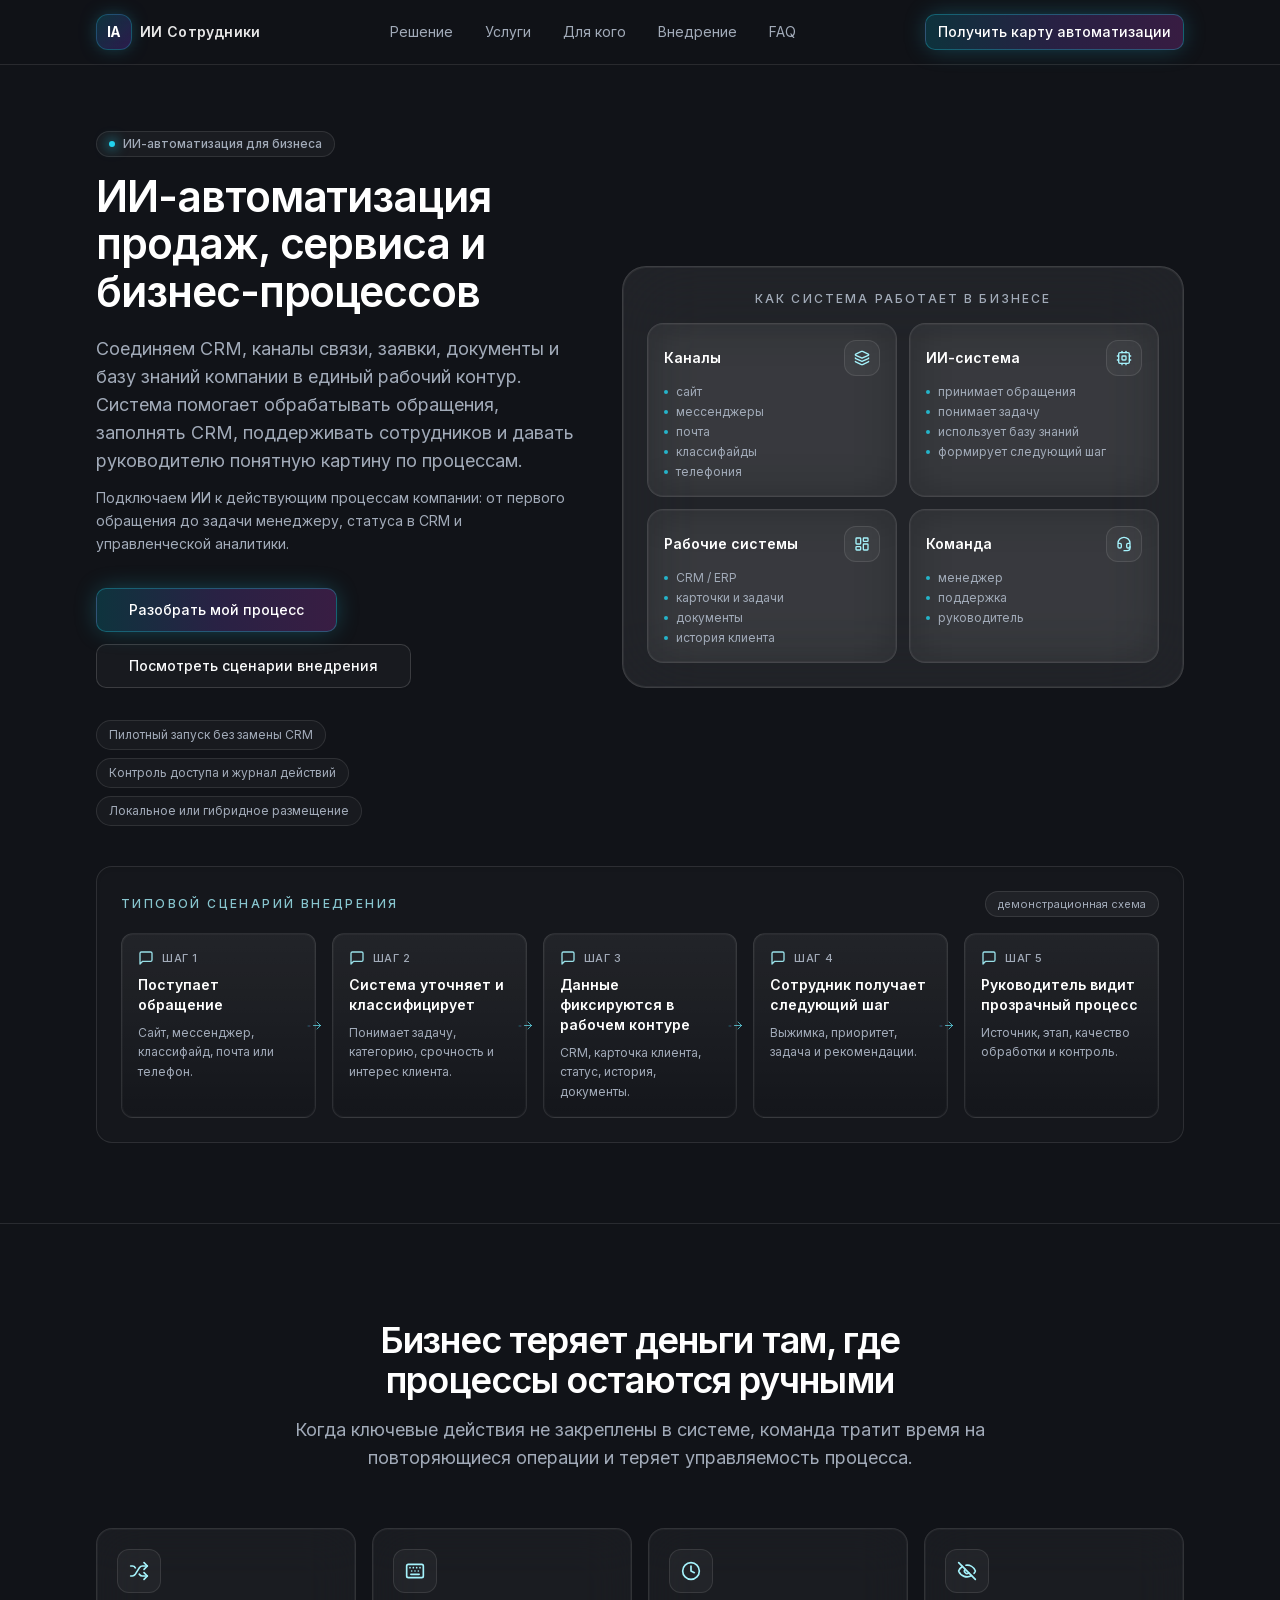
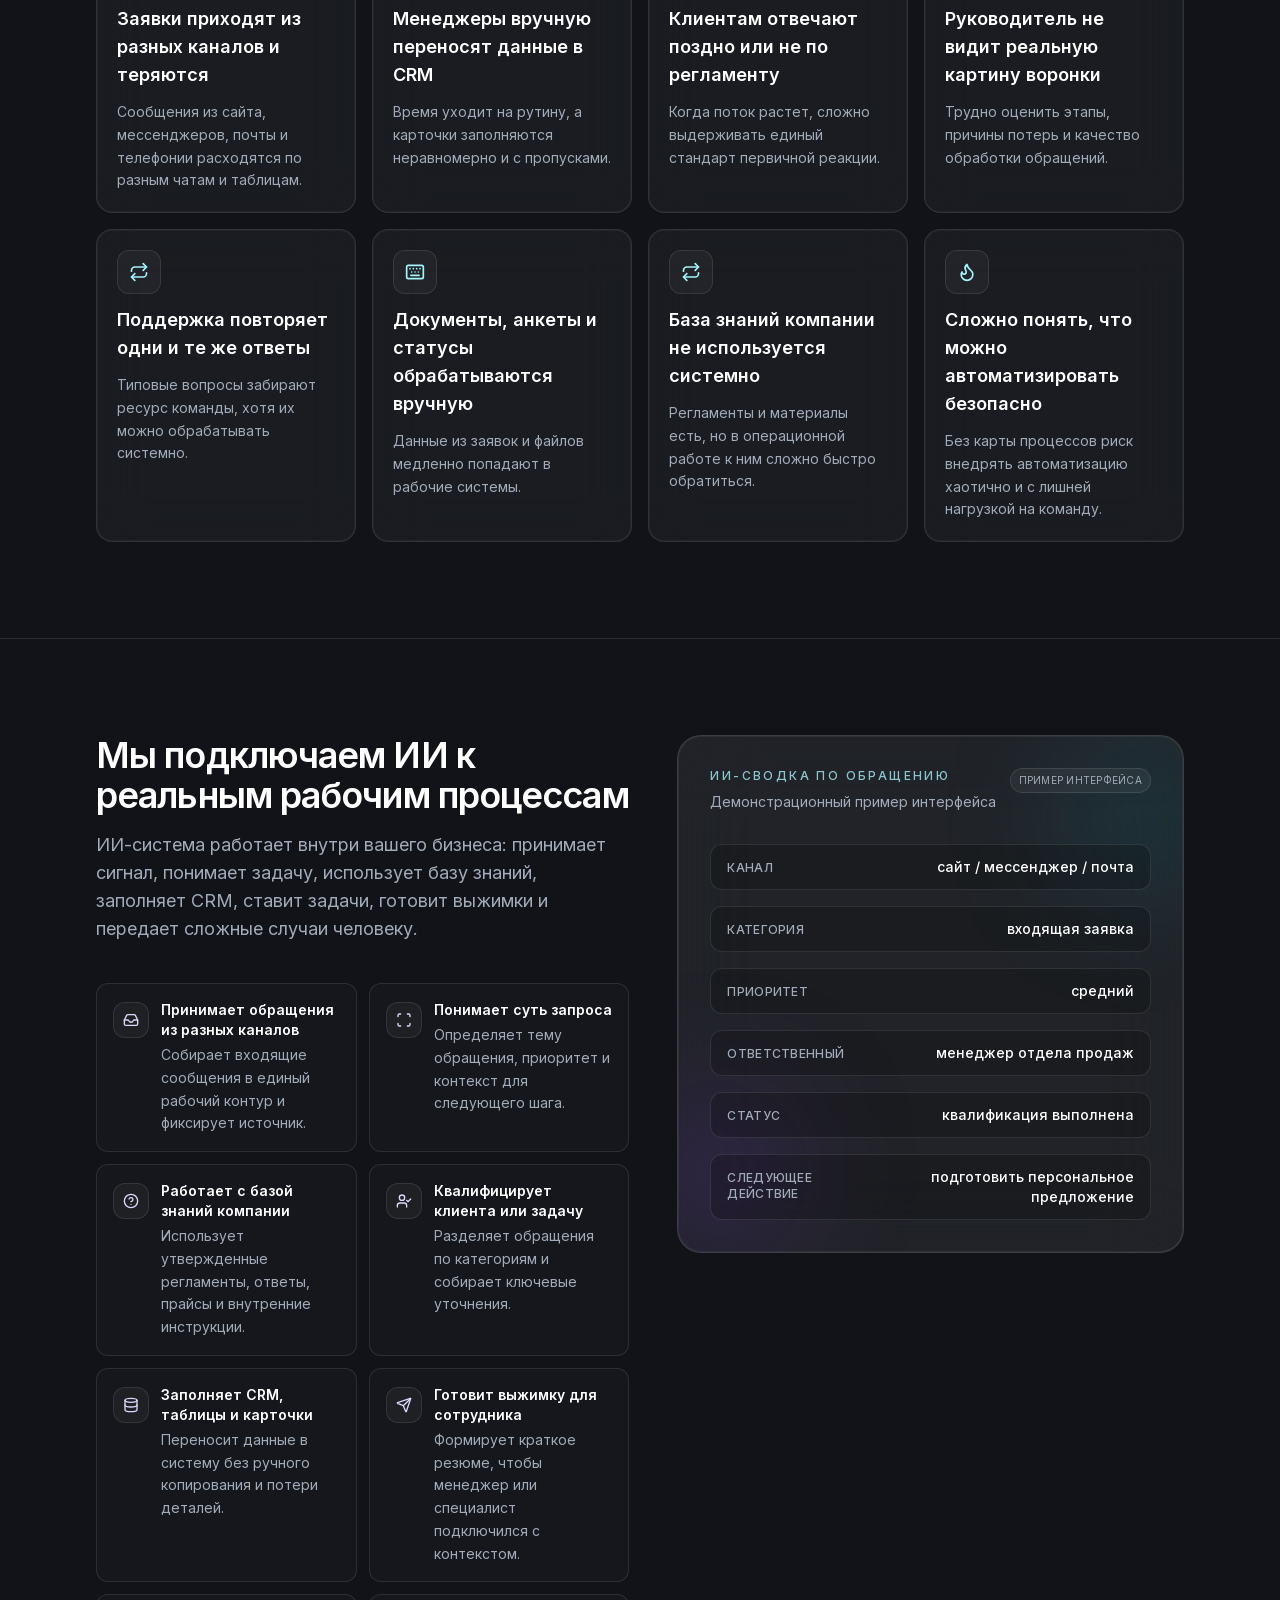
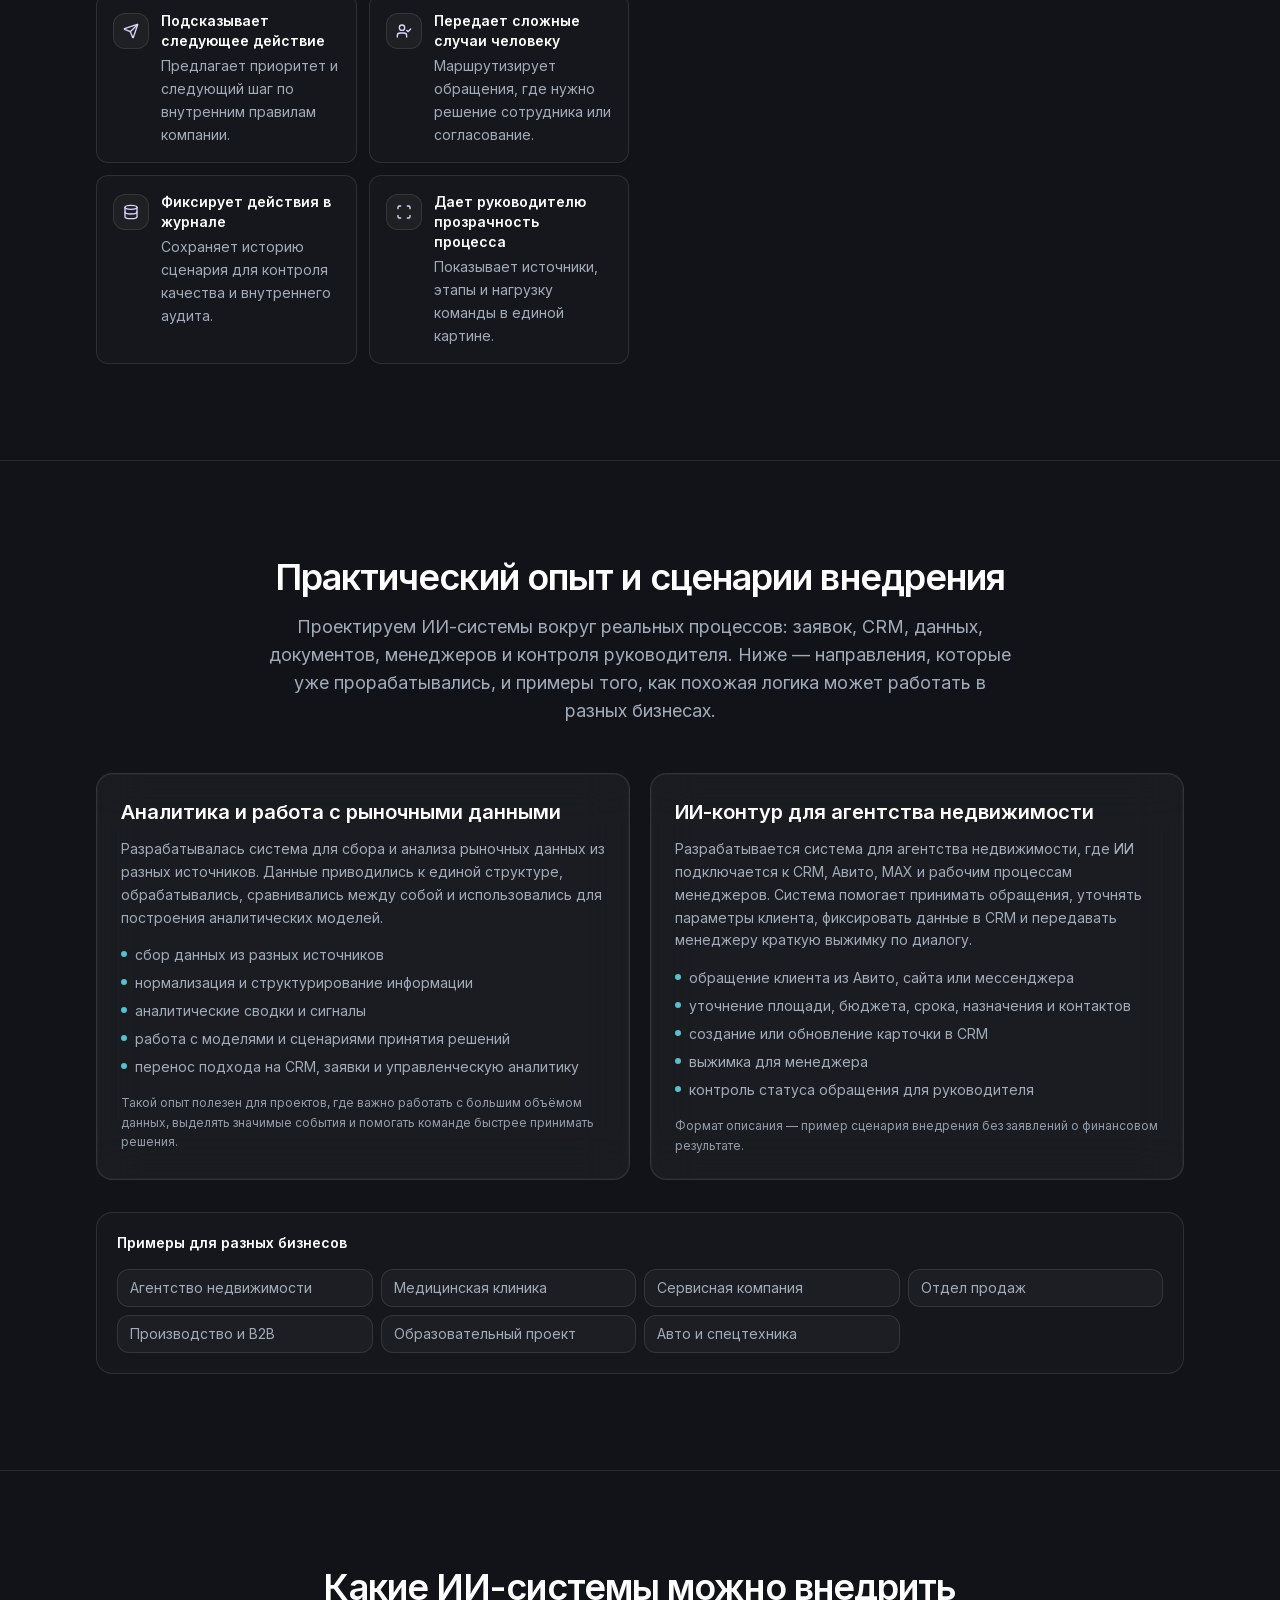
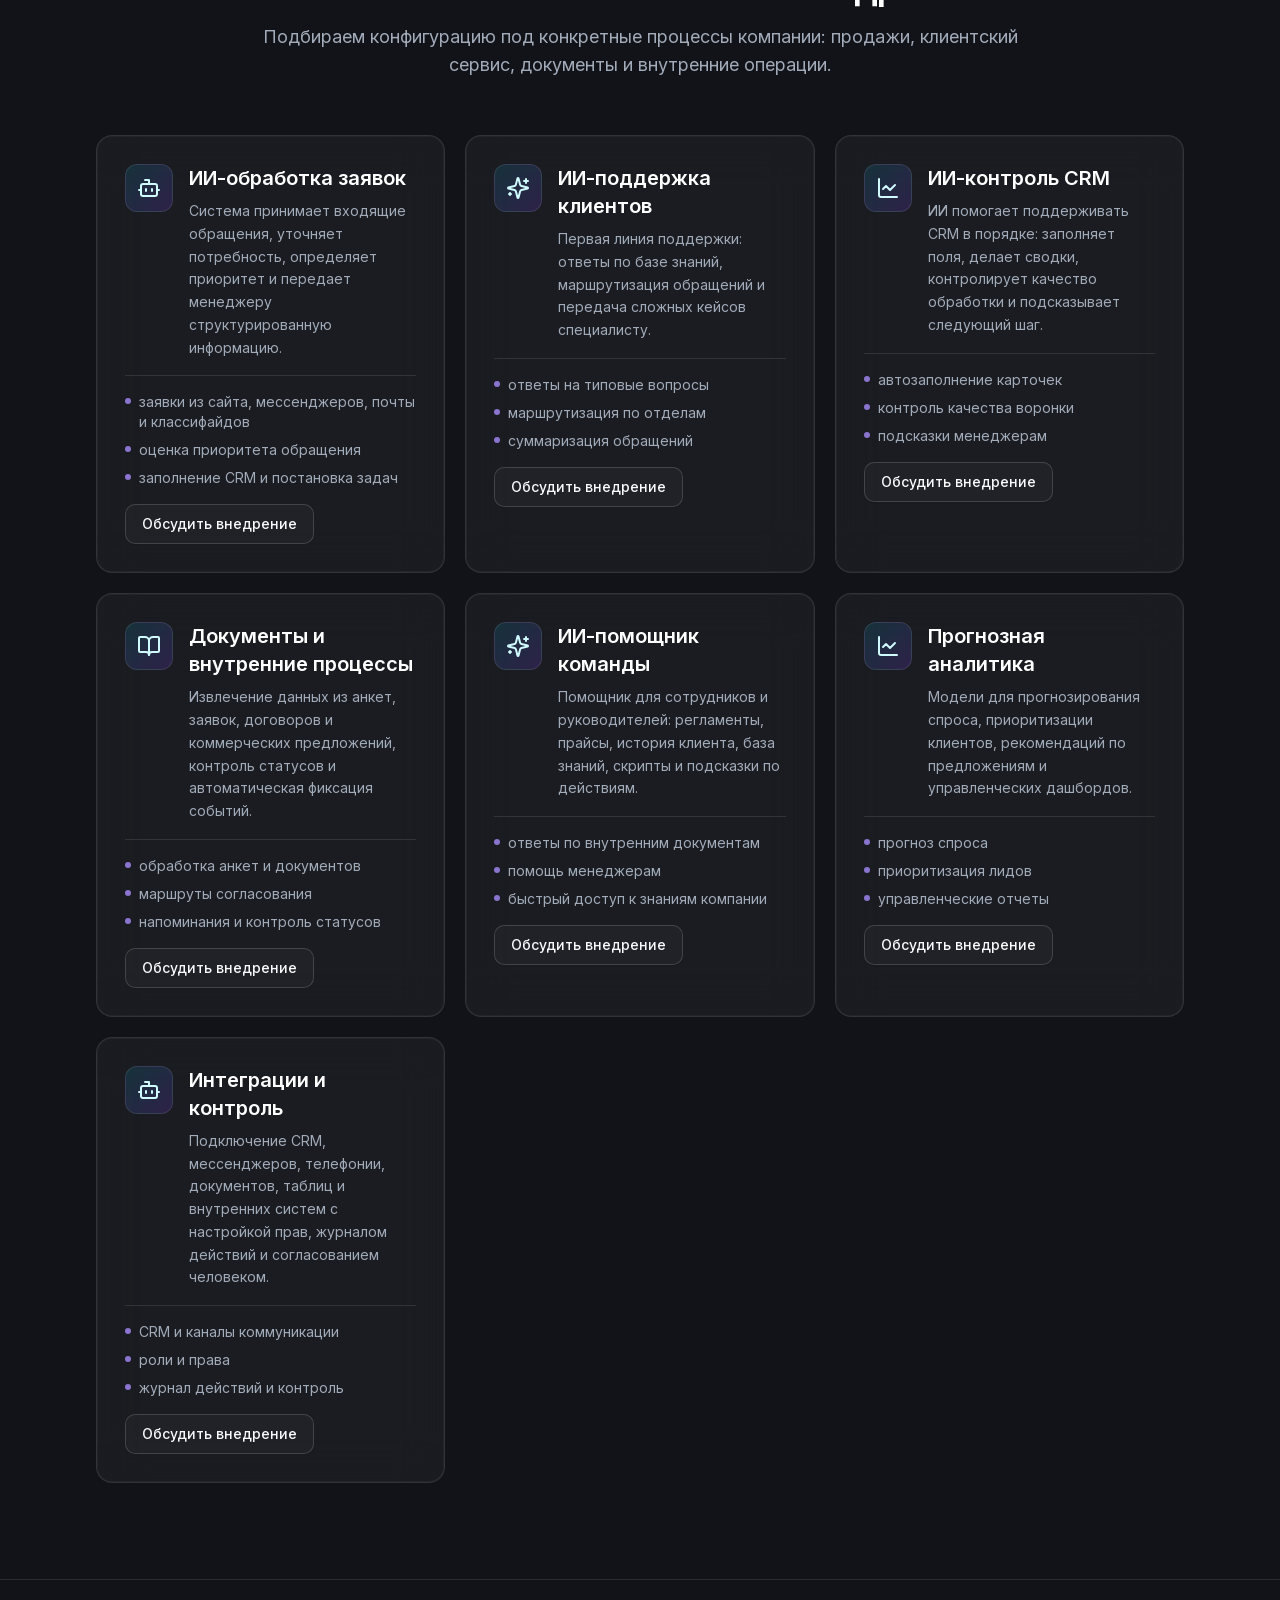
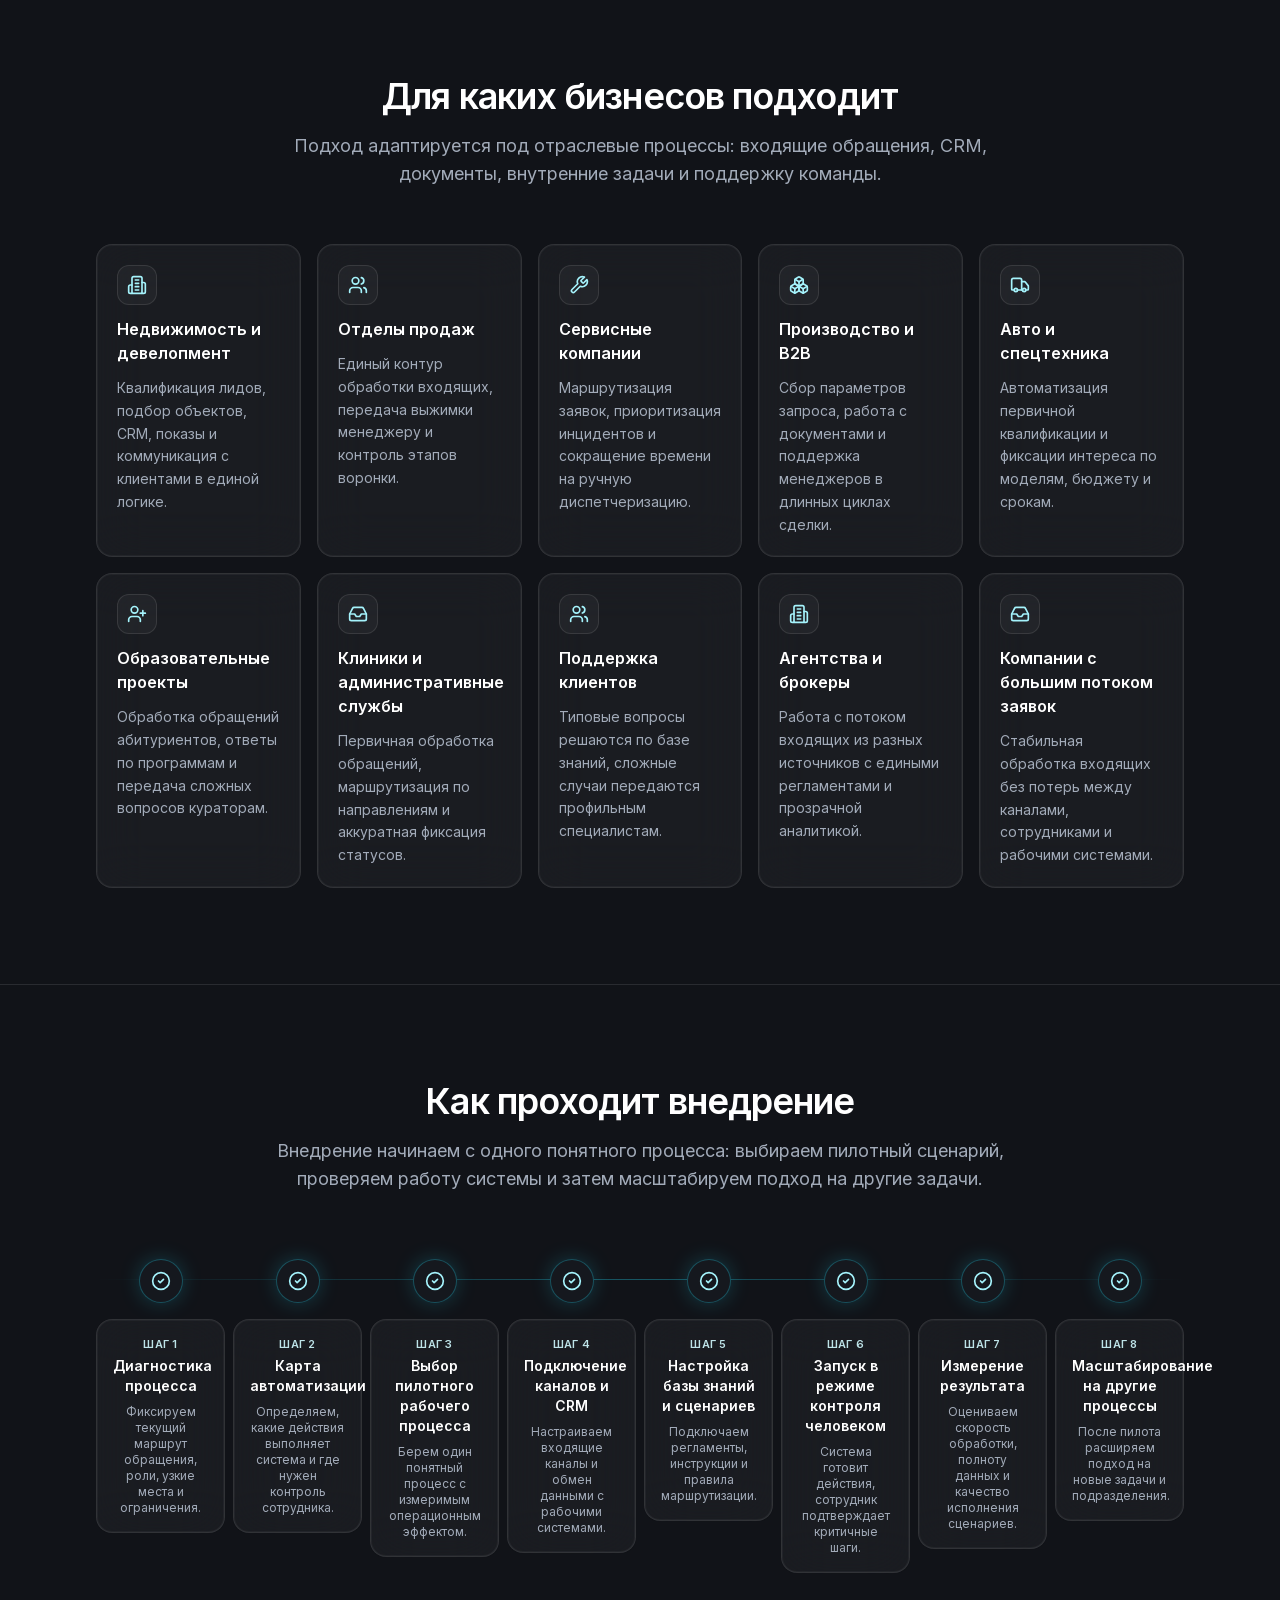
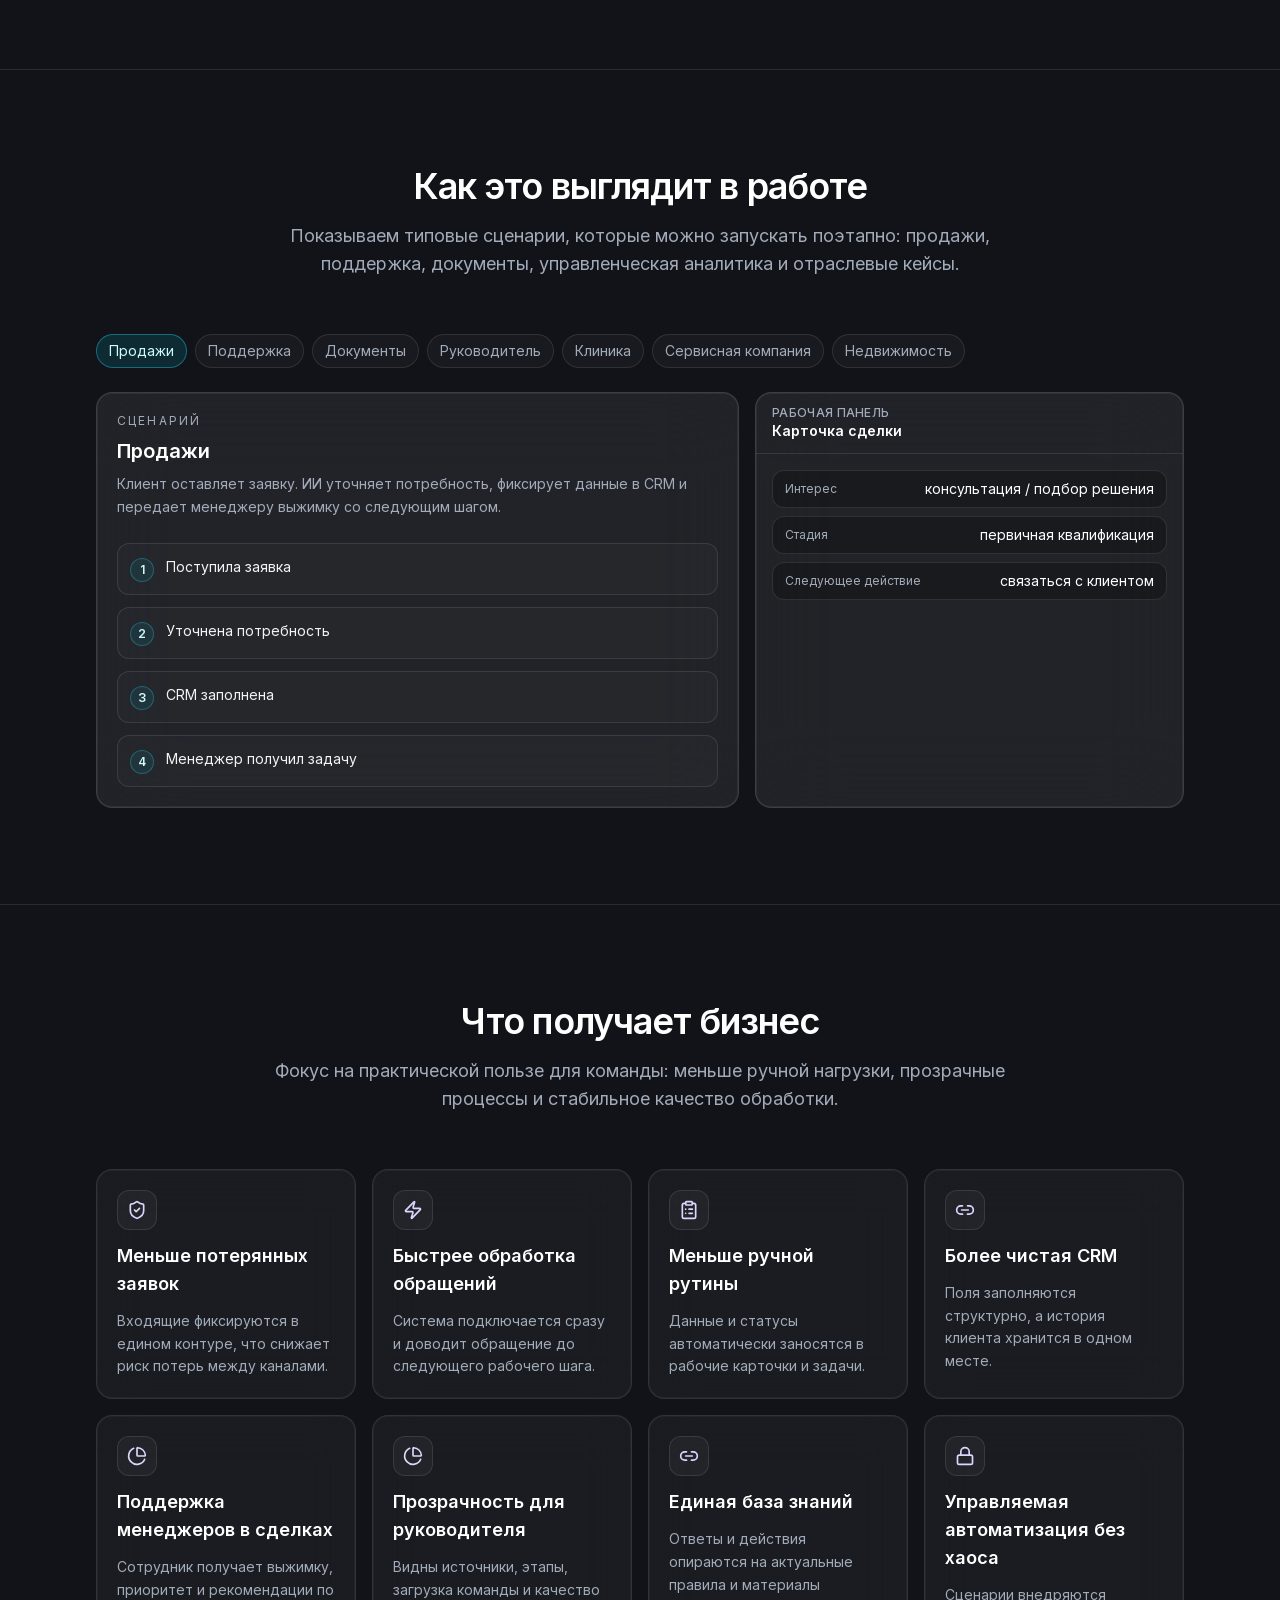
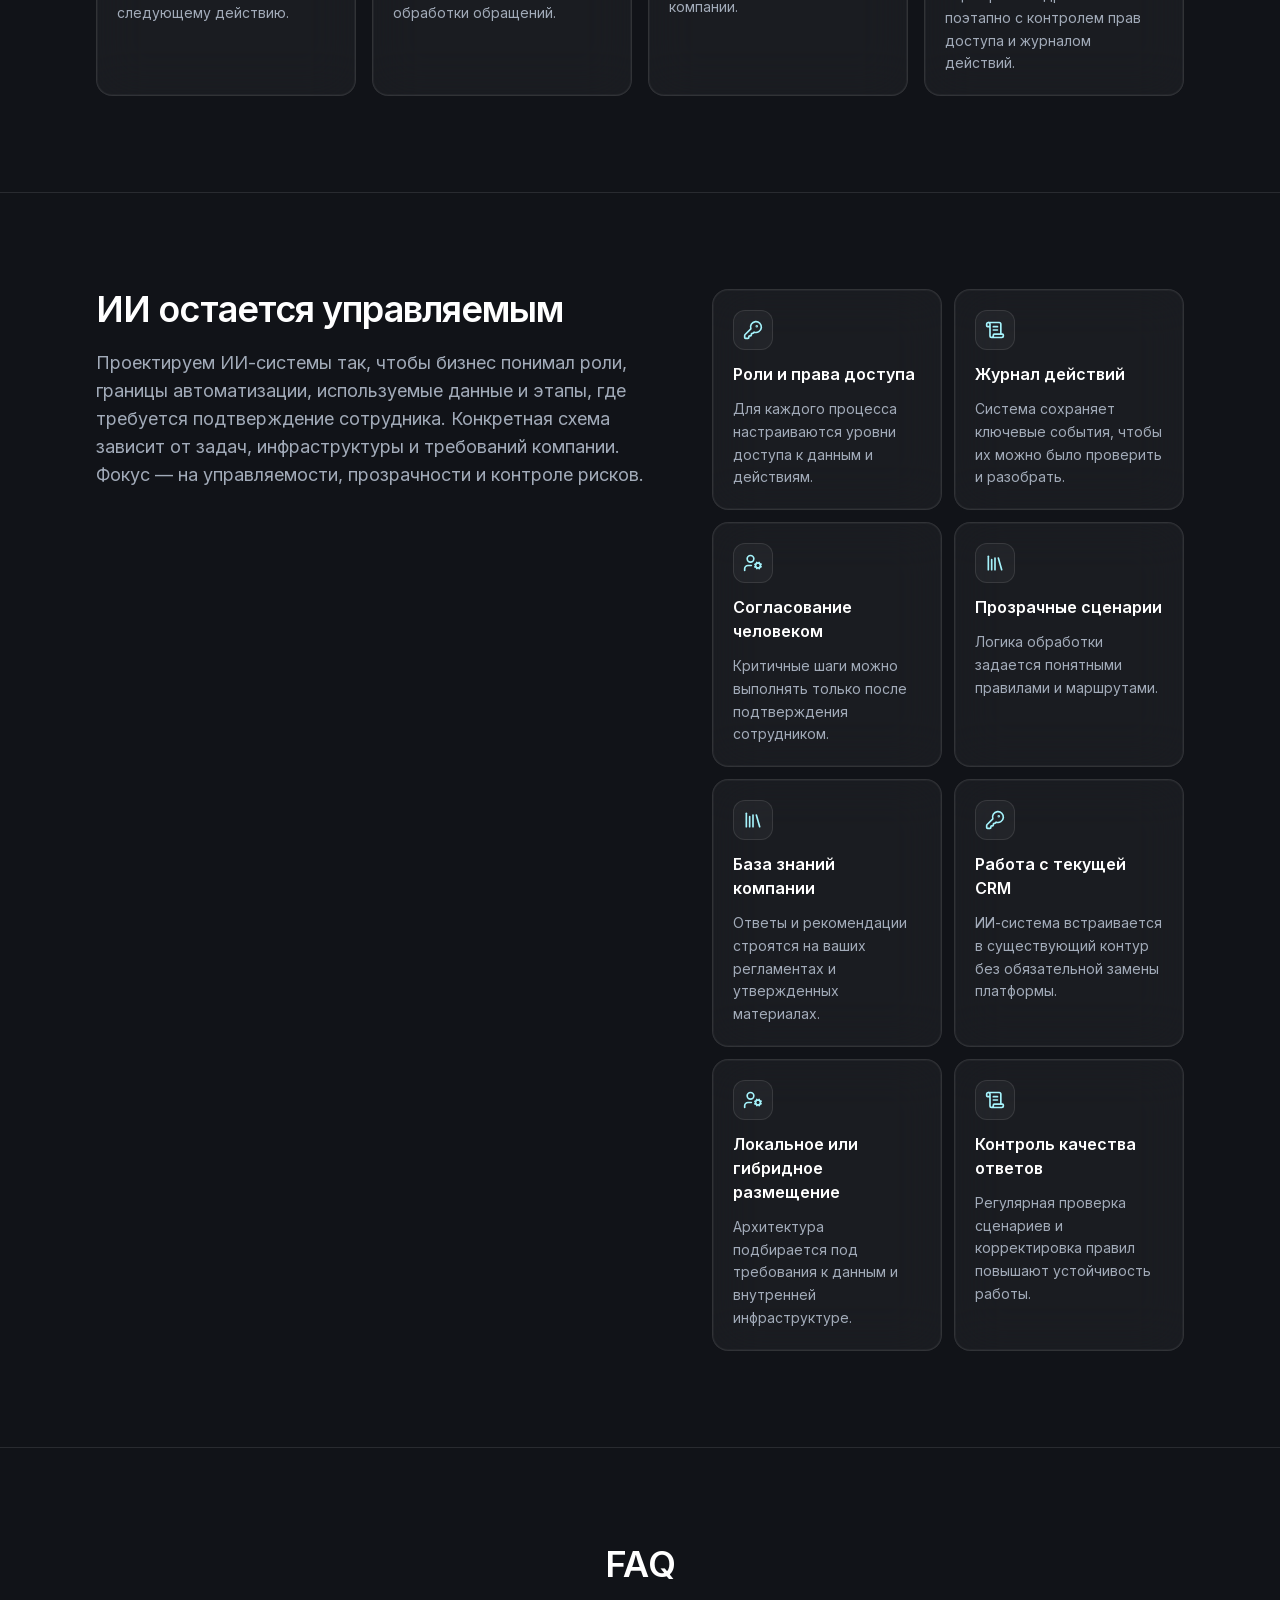
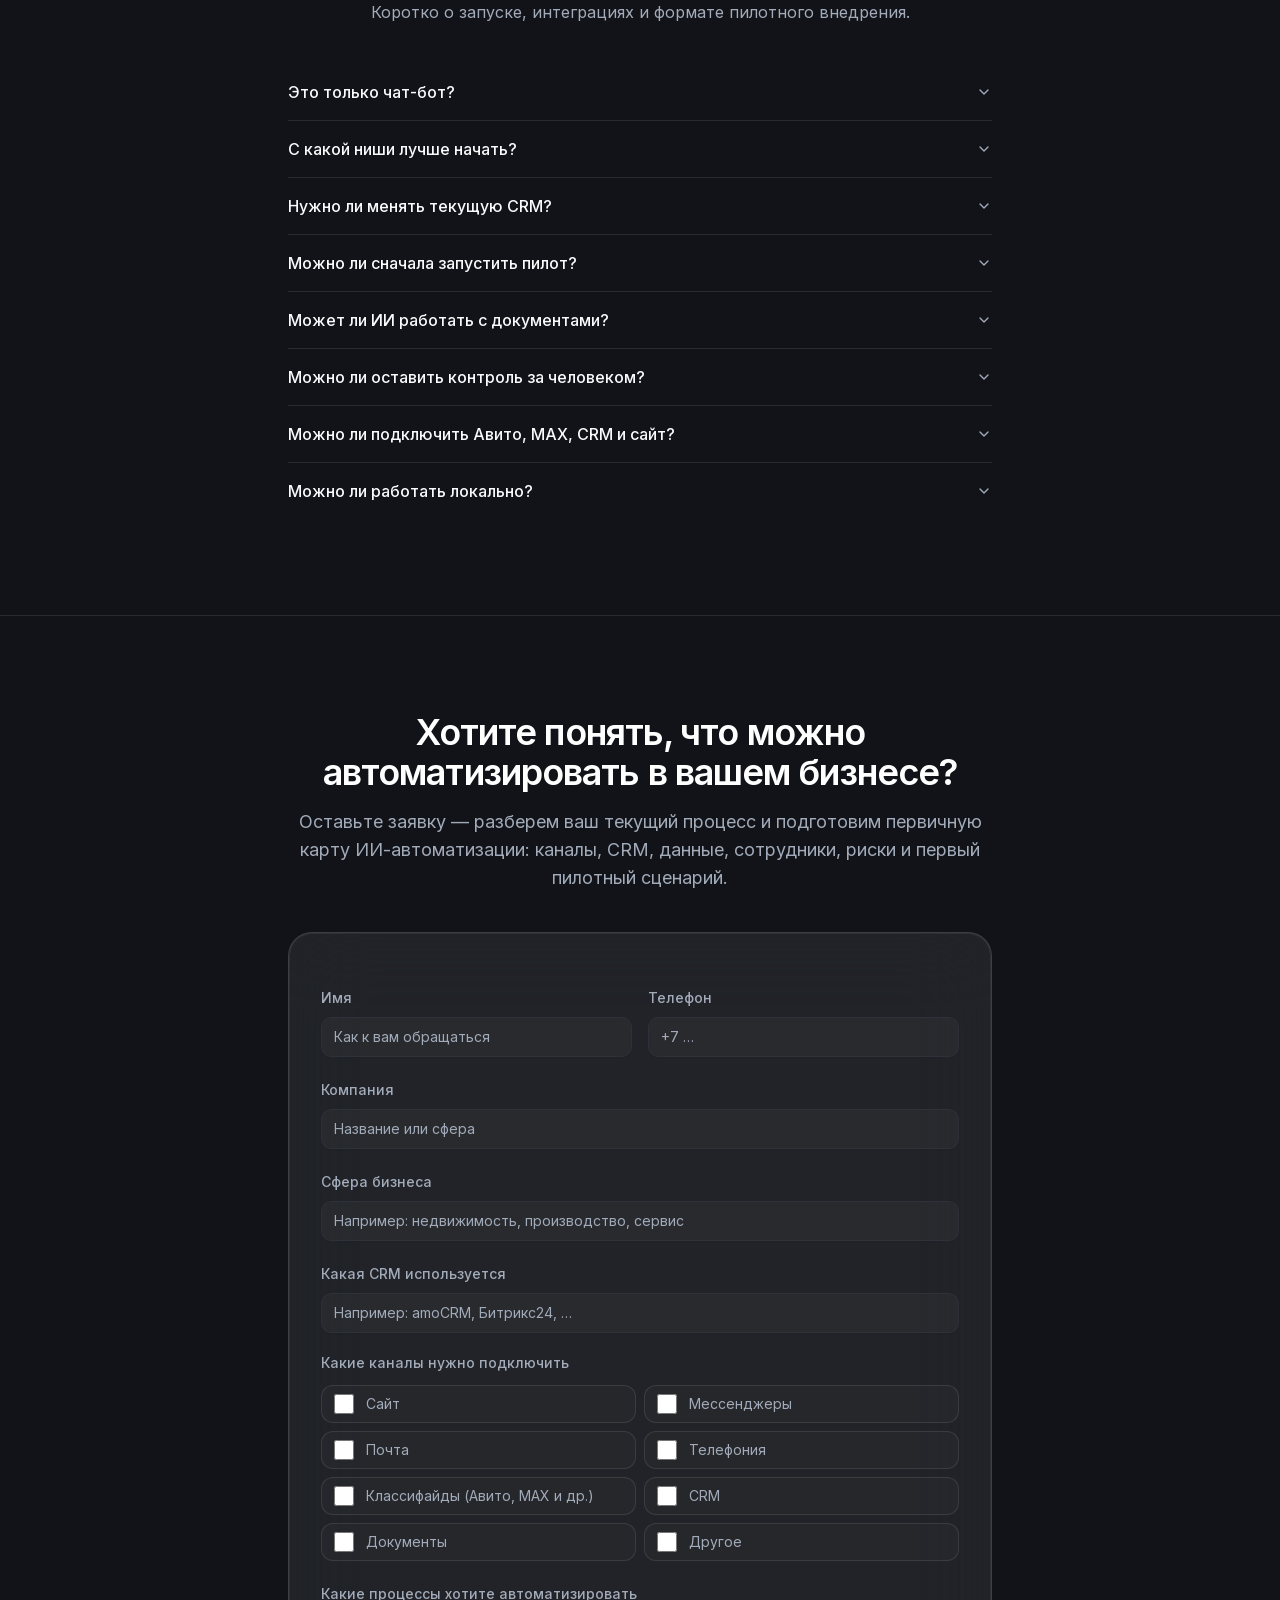
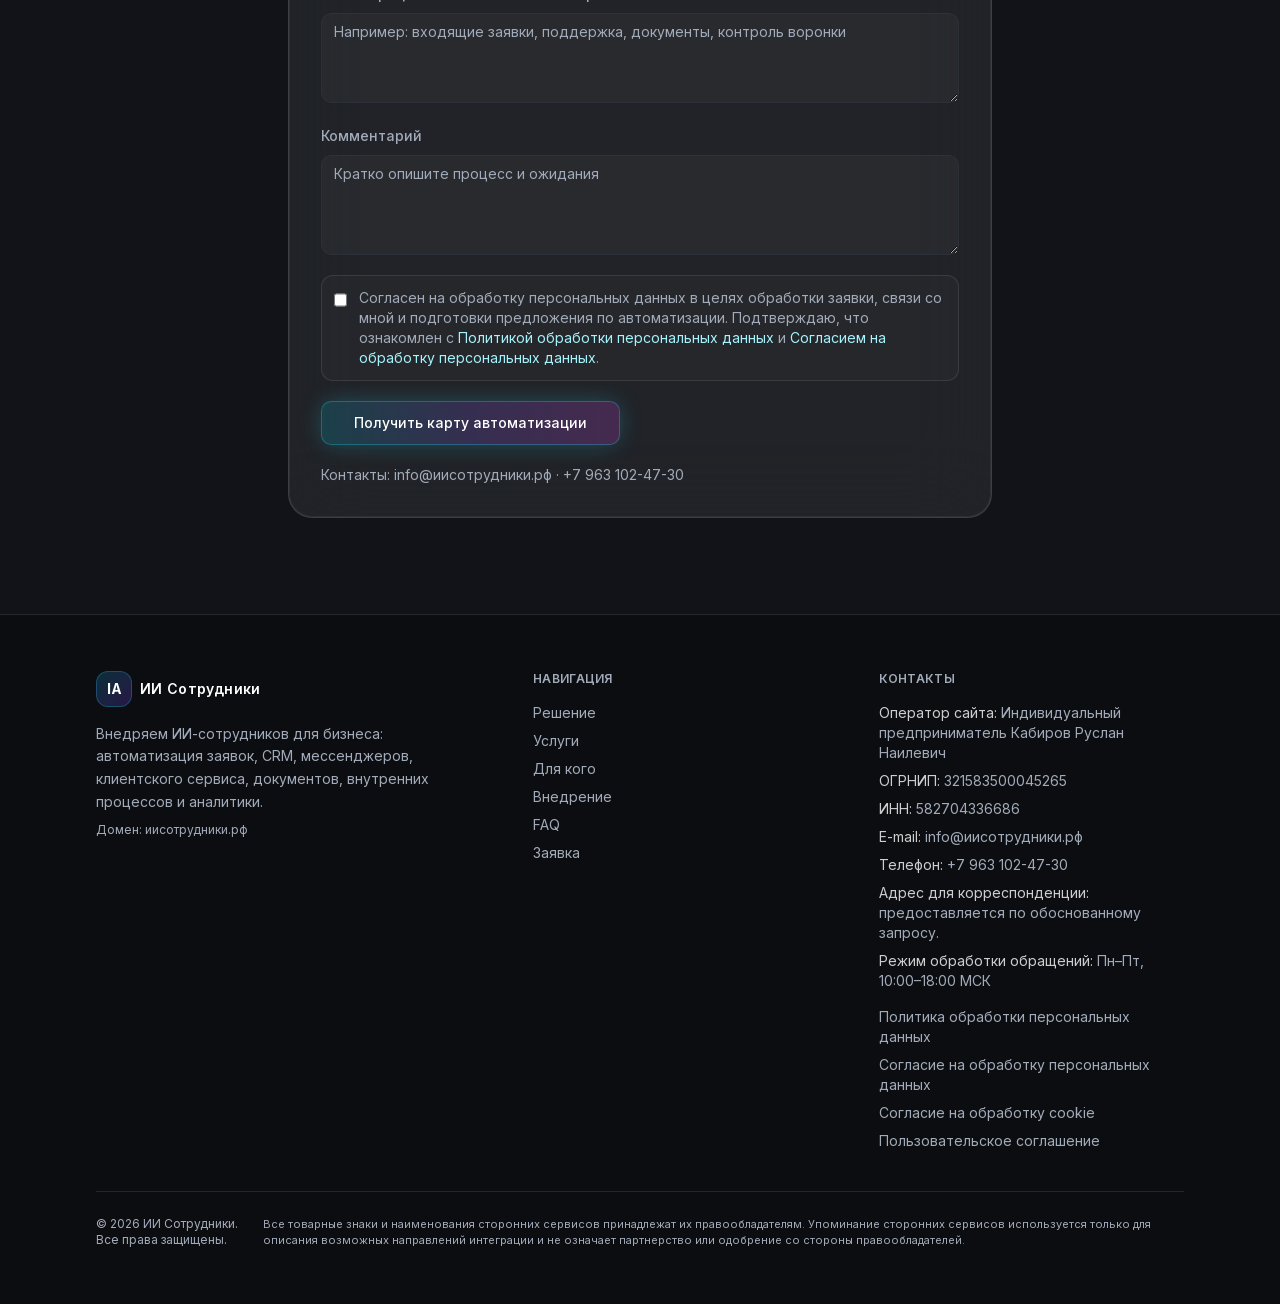
<file: index.html>
<!DOCTYPE html><!--nRUpgN2Zd7Irsr_Gs1KBL--><html lang="ru" class="dark"><head><meta charSet="utf-8"/><meta name="viewport" content="width=device-width, initial-scale=1"/><link rel="stylesheet" href="/_next/static/css/5454c80ab9baa481.css" data-precedence="next"/><link rel="preload" as="script" fetchPriority="low" href="/_next/static/chunks/webpack-a6b45648326540cb.js"/><script src="/_next/static/chunks/4bd1b696-c023c6e3521b1417.js" async=""></script><script src="/_next/static/chunks/255-6b79f309a27fb98b.js" async=""></script><script src="/_next/static/chunks/main-app-5beaade3ecea9cac.js" async=""></script><script src="/_next/static/chunks/619-ba102abea3e3d0e4.js" async=""></script><script src="/_next/static/chunks/707-ebd309a543ae8a8b.js" async=""></script><script src="/_next/static/chunks/app/page-b1fcef8706bed7a0.js" async=""></script><title>ИИ Сотрудники — ИИ-автоматизация продаж, сервиса и бизнес-процессов</title><meta name="description" content="Внедряем ИИ-сотрудников для бизнеса: автоматизация заявок, CRM, мессенджеров, клиентского сервиса, документов, внутренних процессов и аналитики."/><meta name="robots" content="index, follow"/><link rel="canonical" href="https://xn--d1ahabaltgsimn.xn--p1ai"/><meta property="og:title" content="ИИ Сотрудники — ИИ-автоматизация продаж, сервиса и бизнес-процессов"/><meta property="og:description" content="Внедряем ИИ-сотрудников для бизнеса: автоматизация заявок, CRM, мессенджеров, клиентского сервиса, документов, внутренних процессов и аналитики."/><meta property="og:site_name" content="ИИ Сотрудники"/><meta property="og:locale" content="ru_RU"/><meta property="og:type" content="website"/><meta name="twitter:card" content="summary_large_image"/><meta name="twitter:title" content="ИИ Сотрудники — ИИ-автоматизация продаж, сервиса и бизнес-процессов"/><meta name="twitter:description" content="Внедряем ИИ-сотрудников для бизнеса: автоматизация заявок, CRM, мессенджеров, клиентского сервиса, документов, внутренних процессов и аналитики."/><script src="/_next/static/chunks/polyfills-42372ed130431b0a.js" noModule=""></script></head><body class="__variable_fcbcbf __variable_c27a8e min-h-screen font-sans"><div hidden=""><!--$--><!--/$--></div><div class="relative min-h-screen overflow-x-hidden bg-background"><div class="pointer-events-none fixed inset-0 -z-10 bg-[radial-gradient(ellipse_80%_50%_at_50%_-20%,rgba(120,119,198,0.22),transparent)]"></div><header class="sticky top-0 z-40 border-b border-white/10 bg-[hsl(222_18%_8%/0.72)] backdrop-blur-xl"><div class="mx-auto flex h-16 max-w-6xl items-center justify-between px-4 sm:px-6 lg:px-8"><a class="group flex items-center gap-2" href="#"><span class="flex h-9 w-9 items-center justify-center rounded-lg border border-cyan-400/25 bg-gradient-to-br from-cyan-500/20 to-violet-600/25 text-sm font-bold tracking-tight text-white shadow-[0_0_20px_-6px_rgba(34,211,238,0.55)]">IA</span><span class="text-sm font-semibold tracking-wide text-white/90 transition group-hover:text-white">ИИ Сотрудники</span></a><nav class="hidden items-center gap-8 md:flex" aria-label="Основная навигация"><a href="#solution" class="text-sm text-muted-foreground transition hover:text-white">Решение</a><a href="#services" class="text-sm text-muted-foreground transition hover:text-white">Услуги</a><a href="#for-whom" class="text-sm text-muted-foreground transition hover:text-white">Для кого</a><a href="#implementation" class="text-sm text-muted-foreground transition hover:text-white">Внедрение</a><a href="#faq" class="text-sm text-muted-foreground transition hover:text-white">FAQ</a></nav><div class="hidden md:block"><button class="inline-flex items-center justify-center gap-2 whitespace-nowrap text-sm font-medium transition-colors focus-visible:outline-none focus-visible:ring-2 focus-visible:ring-ring focus-visible:ring-offset-2 focus-visible:ring-offset-background disabled:pointer-events-none disabled:opacity-50 [&amp;_svg]:pointer-events-none [&amp;_svg]:size-4 [&amp;_svg]:shrink-0 border border-cyan-400/30 bg-gradient-to-r from-cyan-500/20 via-violet-500/20 to-fuchsia-500/20 text-white shadow-[0_0_24px_-4px_rgba(34,211,238,0.35)] hover:from-cyan-500/30 hover:via-violet-500/30 hover:to-fuchsia-500/30 h-9 rounded-md px-3" type="button">Получить карту автоматизации</button></div><div class="flex items-center gap-2 md:hidden"><button class="inline-flex items-center justify-center gap-2 whitespace-nowrap text-sm font-medium transition-colors focus-visible:outline-none focus-visible:ring-2 focus-visible:ring-ring focus-visible:ring-offset-2 focus-visible:ring-offset-background disabled:pointer-events-none disabled:opacity-50 [&amp;_svg]:pointer-events-none [&amp;_svg]:size-4 [&amp;_svg]:shrink-0 border border-cyan-400/30 bg-gradient-to-r from-cyan-500/20 via-violet-500/20 to-fuchsia-500/20 text-white shadow-[0_0_24px_-4px_rgba(34,211,238,0.35)] hover:from-cyan-500/30 hover:via-violet-500/30 hover:to-fuchsia-500/30 h-9 rounded-md px-3" type="button">Карта</button><button class="inline-flex items-center justify-center gap-2 whitespace-nowrap rounded-md text-sm font-medium transition-colors focus-visible:outline-none focus-visible:ring-2 focus-visible:ring-ring focus-visible:ring-offset-2 focus-visible:ring-offset-background disabled:pointer-events-none disabled:opacity-50 [&amp;_svg]:pointer-events-none [&amp;_svg]:size-4 [&amp;_svg]:shrink-0 border shadow-sm hover:bg-accent/10 hover:text-accent-foreground h-10 w-10 border-white/15 bg-white/5" aria-label="Открыть меню" type="button" aria-haspopup="dialog" aria-expanded="false" aria-controls="radix-_R_52avb_" data-state="closed"><svg xmlns="http://www.w3.org/2000/svg" width="24" height="24" viewBox="0 0 24 24" fill="none" stroke="currentColor" stroke-width="2" stroke-linecap="round" stroke-linejoin="round" class="lucide lucide-menu h-5 w-5"><line x1="4" x2="20" y1="12" y2="12"></line><line x1="4" x2="20" y1="6" y2="6"></line><line x1="4" x2="20" y1="18" y2="18"></line></svg></button></div></div></header><main><section class="relative overflow-hidden border-b border-white/10 pb-16 pt-10 sm:pb-20 sm:pt-14 lg:pt-16"><div class="pointer-events-none absolute inset-0 -z-10"><div class="absolute -left-32 top-0 h-[420px] w-[420px] rounded-full bg-cyan-500/15 blur-[120px] animate-glow"></div><div class="absolute -right-24 bottom-0 h-[380px] w-[380px] rounded-full bg-violet-600/20 blur-[110px] animate-glow" style="animation-delay:2s"></div><div class="absolute inset-0 bg-[radial-gradient(ellipse_at_top,_rgba(255,255,255,0.06),_transparent_55%)]"></div></div><div class="mx-auto max-w-6xl px-4 sm:px-6 lg:px-8"><div class="grid gap-12 lg:grid-cols-[minmax(0,0.92fr)_minmax(0,1.08fr)] lg:items-center"><div><p class="mb-4 inline-flex items-center gap-2 rounded-full border border-white/10 bg-white/[0.04] px-3 py-1 text-xs font-medium text-muted-foreground" style="opacity:0;transform:translateY(8px)"><span class="h-1.5 w-1.5 rounded-full bg-cyan-400 shadow-[0_0_12px_2px_rgba(34,211,238,0.55)]"></span>ИИ-автоматизация для бизнеса</p><h1 class="text-balance text-3xl font-semibold tracking-tight text-white sm:text-4xl lg:text-[2.65rem] lg:leading-[1.12]" style="opacity:0;transform:translateY(16px)">ИИ-автоматизация продаж, сервиса и бизнес-процессов</h1><p class="mt-5 max-w-[40rem] text-pretty text-base leading-relaxed text-muted-foreground sm:text-lg" style="opacity:0;transform:translateY(16px)">Соединяем CRM, каналы связи, заявки, документы и базу знаний компании в единый рабочий контур. Система помогает обрабатывать обращения, заполнять CRM, поддерживать сотрудников и давать руководителю понятную картину по процессам.</p><p class="mt-3 max-w-[36rem] text-sm leading-relaxed text-muted-foreground" style="opacity:0;transform:translateY(16px)">Подключаем ИИ к действующим процессам компании: от первого обращения до задачи менеджеру, статуса в CRM и управленческой аналитики.</p><div class="mt-8 flex flex-wrap gap-3" style="opacity:0;transform:translateY(16px)"><button class="inline-flex items-center justify-center gap-2 whitespace-nowrap text-sm font-medium transition-colors focus-visible:outline-none focus-visible:ring-2 focus-visible:ring-ring focus-visible:ring-offset-2 focus-visible:ring-offset-background disabled:pointer-events-none disabled:opacity-50 [&amp;_svg]:pointer-events-none [&amp;_svg]:size-4 [&amp;_svg]:shrink-0 border border-cyan-400/30 bg-gradient-to-r from-cyan-500/20 via-violet-500/20 to-fuchsia-500/20 text-white shadow-[0_0_24px_-4px_rgba(34,211,238,0.35)] hover:from-cyan-500/30 hover:via-violet-500/30 hover:to-fuchsia-500/30 h-11 rounded-md px-8" type="button">Разобрать мой процесс</button><button class="inline-flex items-center justify-center gap-2 whitespace-nowrap text-sm font-medium transition-colors focus-visible:outline-none focus-visible:ring-2 focus-visible:ring-ring focus-visible:ring-offset-2 focus-visible:ring-offset-background disabled:pointer-events-none disabled:opacity-50 [&amp;_svg]:pointer-events-none [&amp;_svg]:size-4 [&amp;_svg]:shrink-0 border shadow-sm hover:text-accent-foreground h-11 rounded-md px-8 border-white/15 bg-white/[0.03] hover:bg-white/[0.06]" type="button">Посмотреть сценарии внедрения</button></div><ul class="mt-8 flex flex-wrap gap-2" style="opacity:0;transform:translateY(12px)"><li class="rounded-full border border-white/10 bg-white/[0.03] px-3 py-1.5 text-xs text-muted-foreground transition hover:border-cyan-400/25 hover:text-cyan-100/90">Пилотный запуск без замены CRM</li><li class="rounded-full border border-white/10 bg-white/[0.03] px-3 py-1.5 text-xs text-muted-foreground transition hover:border-cyan-400/25 hover:text-cyan-100/90">Контроль доступа и журнал действий</li><li class="rounded-full border border-white/10 bg-white/[0.03] px-3 py-1.5 text-xs text-muted-foreground transition hover:border-cyan-400/25 hover:text-cyan-100/90">Локальное или гибридное размещение</li></ul></div><div class="relative max-w-full overflow-hidden" style="opacity:0;transform:scale(0.98)"><div class="absolute -inset-4 -z-10 rounded-3xl bg-gradient-to-br from-cyan-500/10 via-transparent to-violet-600/15 blur-2xl"></div><div class="glass-strong max-w-full overflow-hidden rounded-3xl p-4 sm:p-6"><p class="mb-4 text-center text-xs font-medium uppercase tracking-[0.18em] text-muted-foreground">Как система работает в бизнесе</p><div class="grid grid-cols-1 gap-3 sm:grid-cols-2"><div class="glass flex min-h-[140px] max-w-full flex-col gap-2 rounded-2xl p-4 shadow-[0_0_40px_-18px_rgba(34,211,238,0.35)]"><div class="flex items-center justify-between gap-2"><span class="text-sm font-semibold text-white">Каналы</span><span class="flex h-9 w-9 items-center justify-center rounded-xl border border-white/10 bg-white/[0.04] text-cyan-200"><svg xmlns="http://www.w3.org/2000/svg" width="24" height="24" viewBox="0 0 24 24" fill="none" stroke="currentColor" stroke-width="2" stroke-linecap="round" stroke-linejoin="round" class="lucide lucide-layers h-4 w-4" aria-hidden="true"><path d="M12.83 2.18a2 2 0 0 0-1.66 0L2.6 6.08a1 1 0 0 0 0 1.83l8.58 3.91a2 2 0 0 0 1.66 0l8.58-3.9a1 1 0 0 0 0-1.83z"></path><path d="M2 12a1 1 0 0 0 .58.91l8.6 3.91a2 2 0 0 0 1.65 0l8.58-3.9A1 1 0 0 0 22 12"></path><path d="M2 17a1 1 0 0 0 .58.91l8.6 3.91a2 2 0 0 0 1.65 0l8.58-3.9A1 1 0 0 0 22 17"></path></svg></span></div><ul class="space-y-1 text-xs text-muted-foreground"><li class="flex items-center gap-2"><span class="h-1 w-1 rounded-full bg-cyan-400/80"></span>сайт</li><li class="flex items-center gap-2"><span class="h-1 w-1 rounded-full bg-cyan-400/80"></span>мессенджеры</li><li class="flex items-center gap-2"><span class="h-1 w-1 rounded-full bg-cyan-400/80"></span>почта</li><li class="flex items-center gap-2"><span class="h-1 w-1 rounded-full bg-cyan-400/80"></span>классифайды</li><li class="flex items-center gap-2"><span class="h-1 w-1 rounded-full bg-cyan-400/80"></span>телефония</li></ul></div><div class="glass flex min-h-[140px] max-w-full flex-col gap-2 rounded-2xl p-4 shadow-[0_0_40px_-18px_rgba(34,211,238,0.35)]"><div class="flex items-center justify-between gap-2"><span class="text-sm font-semibold text-white">ИИ-система</span><span class="flex h-9 w-9 items-center justify-center rounded-xl border border-white/10 bg-white/[0.04] text-cyan-200"><svg xmlns="http://www.w3.org/2000/svg" width="24" height="24" viewBox="0 0 24 24" fill="none" stroke="currentColor" stroke-width="2" stroke-linecap="round" stroke-linejoin="round" class="lucide lucide-cpu h-4 w-4" aria-hidden="true"><rect width="16" height="16" x="4" y="4" rx="2"></rect><rect width="6" height="6" x="9" y="9" rx="1"></rect><path d="M15 2v2"></path><path d="M15 20v2"></path><path d="M2 15h2"></path><path d="M2 9h2"></path><path d="M20 15h2"></path><path d="M20 9h2"></path><path d="M9 2v2"></path><path d="M9 20v2"></path></svg></span></div><ul class="space-y-1 text-xs text-muted-foreground"><li class="flex items-center gap-2"><span class="h-1 w-1 rounded-full bg-cyan-400/80"></span>принимает обращения</li><li class="flex items-center gap-2"><span class="h-1 w-1 rounded-full bg-cyan-400/80"></span>понимает задачу</li><li class="flex items-center gap-2"><span class="h-1 w-1 rounded-full bg-cyan-400/80"></span>использует базу знаний</li><li class="flex items-center gap-2"><span class="h-1 w-1 rounded-full bg-cyan-400/80"></span>формирует следующий шаг</li></ul></div><div class="glass flex min-h-[140px] max-w-full flex-col gap-2 rounded-2xl p-4 shadow-[0_0_40px_-18px_rgba(34,211,238,0.35)]"><div class="flex items-center justify-between gap-2"><span class="text-sm font-semibold text-white">Рабочие системы</span><span class="flex h-9 w-9 items-center justify-center rounded-xl border border-white/10 bg-white/[0.04] text-cyan-200"><svg xmlns="http://www.w3.org/2000/svg" width="24" height="24" viewBox="0 0 24 24" fill="none" stroke="currentColor" stroke-width="2" stroke-linecap="round" stroke-linejoin="round" class="lucide lucide-layout-dashboard h-4 w-4" aria-hidden="true"><rect width="7" height="9" x="3" y="3" rx="1"></rect><rect width="7" height="5" x="14" y="3" rx="1"></rect><rect width="7" height="9" x="14" y="12" rx="1"></rect><rect width="7" height="5" x="3" y="16" rx="1"></rect></svg></span></div><ul class="space-y-1 text-xs text-muted-foreground"><li class="flex items-center gap-2"><span class="h-1 w-1 rounded-full bg-cyan-400/80"></span>CRM / ERP</li><li class="flex items-center gap-2"><span class="h-1 w-1 rounded-full bg-cyan-400/80"></span>карточки и задачи</li><li class="flex items-center gap-2"><span class="h-1 w-1 rounded-full bg-cyan-400/80"></span>документы</li><li class="flex items-center gap-2"><span class="h-1 w-1 rounded-full bg-cyan-400/80"></span>история клиента</li></ul></div><div class="glass flex min-h-[140px] max-w-full flex-col gap-2 rounded-2xl p-4 shadow-[0_0_40px_-18px_rgba(34,211,238,0.35)]"><div class="flex items-center justify-between gap-2"><span class="text-sm font-semibold text-white">Команда</span><span class="flex h-9 w-9 items-center justify-center rounded-xl border border-white/10 bg-white/[0.04] text-cyan-200"><svg xmlns="http://www.w3.org/2000/svg" width="24" height="24" viewBox="0 0 24 24" fill="none" stroke="currentColor" stroke-width="2" stroke-linecap="round" stroke-linejoin="round" class="lucide lucide-headset h-4 w-4" aria-hidden="true"><path d="M3 11h3a2 2 0 0 1 2 2v3a2 2 0 0 1-2 2H5a2 2 0 0 1-2-2v-5Zm0 0a9 9 0 1 1 18 0m0 0v5a2 2 0 0 1-2 2h-1a2 2 0 0 1-2-2v-3a2 2 0 0 1 2-2h3Z"></path><path d="M21 16v2a4 4 0 0 1-4 4h-5"></path></svg></span></div><ul class="space-y-1 text-xs text-muted-foreground"><li class="flex items-center gap-2"><span class="h-1 w-1 rounded-full bg-cyan-400/80"></span>менеджер</li><li class="flex items-center gap-2"><span class="h-1 w-1 rounded-full bg-cyan-400/80"></span>поддержка</li><li class="flex items-center gap-2"><span class="h-1 w-1 rounded-full bg-cyan-400/80"></span>руководитель</li></ul></div></div></div></div></div><div class="mt-10 rounded-2xl border border-white/10 bg-white/[0.02] p-4 shadow-inner sm:p-6"><div class="mb-4 flex flex-wrap items-center justify-between gap-2"><p class="text-xs font-medium uppercase tracking-[0.2em] text-cyan-200/80">Типовой сценарий внедрения</p><span class="rounded-full border border-white/10 bg-white/5 px-3 py-1 text-[11px] text-muted-foreground">демонстрационная схема</span></div><div class="grid gap-4 sm:grid-cols-2 lg:grid-cols-5"><div class="relative flex flex-col gap-2 rounded-xl border border-white/10 bg-gradient-to-b from-white/[0.06] to-transparent p-4 shadow-[0_0_0_1px_rgba(255,255,255,0.03)_inset]" style="opacity:0;transform:translateY(12px)"><div class="flex items-center gap-2 text-cyan-200/90"><svg xmlns="http://www.w3.org/2000/svg" width="24" height="24" viewBox="0 0 24 24" fill="none" stroke="currentColor" stroke-width="2" stroke-linecap="round" stroke-linejoin="round" class="lucide lucide-message-square h-4 w-4" aria-hidden="true"><path d="M21 15a2 2 0 0 1-2 2H7l-4 4V5a2 2 0 0 1 2-2h14a2 2 0 0 1 2 2z"></path></svg><span class="text-[11px] font-medium uppercase tracking-wider text-muted-foreground">шаг <!-- -->1</span></div><p class="text-sm font-semibold text-white">Поступает обращение</p><p class="text-xs leading-relaxed text-muted-foreground">Сайт, мессенджер, классифайд, почта или телефон.</p><div class="pointer-events-none absolute -right-2 top-1/2 hidden h-px w-4 -translate-y-1/2 lg:block" aria-hidden="true"><div class="flex h-full items-center"><div class="h-px flex-1 glow-line opacity-70"></div><svg xmlns="http://www.w3.org/2000/svg" width="24" height="24" viewBox="0 0 24 24" fill="none" stroke="currentColor" stroke-width="2" stroke-linecap="round" stroke-linejoin="round" class="lucide lucide-arrow-right h-3 w-3 shrink-0 text-cyan-300/70"><path d="M5 12h14"></path><path d="m12 5 7 7-7 7"></path></svg></div></div></div><div class="relative flex flex-col gap-2 rounded-xl border border-white/10 bg-gradient-to-b from-white/[0.06] to-transparent p-4 shadow-[0_0_0_1px_rgba(255,255,255,0.03)_inset]" style="opacity:0;transform:translateY(12px)"><div class="flex items-center gap-2 text-cyan-200/90"><svg xmlns="http://www.w3.org/2000/svg" width="24" height="24" viewBox="0 0 24 24" fill="none" stroke="currentColor" stroke-width="2" stroke-linecap="round" stroke-linejoin="round" class="lucide lucide-message-square h-4 w-4" aria-hidden="true"><path d="M21 15a2 2 0 0 1-2 2H7l-4 4V5a2 2 0 0 1 2-2h14a2 2 0 0 1 2 2z"></path></svg><span class="text-[11px] font-medium uppercase tracking-wider text-muted-foreground">шаг <!-- -->2</span></div><p class="text-sm font-semibold text-white">Система уточняет и классифицирует</p><p class="text-xs leading-relaxed text-muted-foreground">Понимает задачу, категорию, срочность и интерес клиента.</p><div class="pointer-events-none absolute -right-2 top-1/2 hidden h-px w-4 -translate-y-1/2 lg:block" aria-hidden="true"><div class="flex h-full items-center"><div class="h-px flex-1 glow-line opacity-70"></div><svg xmlns="http://www.w3.org/2000/svg" width="24" height="24" viewBox="0 0 24 24" fill="none" stroke="currentColor" stroke-width="2" stroke-linecap="round" stroke-linejoin="round" class="lucide lucide-arrow-right h-3 w-3 shrink-0 text-cyan-300/70"><path d="M5 12h14"></path><path d="m12 5 7 7-7 7"></path></svg></div></div></div><div class="relative flex flex-col gap-2 rounded-xl border border-white/10 bg-gradient-to-b from-white/[0.06] to-transparent p-4 shadow-[0_0_0_1px_rgba(255,255,255,0.03)_inset]" style="opacity:0;transform:translateY(12px)"><div class="flex items-center gap-2 text-cyan-200/90"><svg xmlns="http://www.w3.org/2000/svg" width="24" height="24" viewBox="0 0 24 24" fill="none" stroke="currentColor" stroke-width="2" stroke-linecap="round" stroke-linejoin="round" class="lucide lucide-message-square h-4 w-4" aria-hidden="true"><path d="M21 15a2 2 0 0 1-2 2H7l-4 4V5a2 2 0 0 1 2-2h14a2 2 0 0 1 2 2z"></path></svg><span class="text-[11px] font-medium uppercase tracking-wider text-muted-foreground">шаг <!-- -->3</span></div><p class="text-sm font-semibold text-white">Данные фиксируются в рабочем контуре</p><p class="text-xs leading-relaxed text-muted-foreground">CRM, карточка клиента, статус, история, документы.</p><div class="pointer-events-none absolute -right-2 top-1/2 hidden h-px w-4 -translate-y-1/2 lg:block" aria-hidden="true"><div class="flex h-full items-center"><div class="h-px flex-1 glow-line opacity-70"></div><svg xmlns="http://www.w3.org/2000/svg" width="24" height="24" viewBox="0 0 24 24" fill="none" stroke="currentColor" stroke-width="2" stroke-linecap="round" stroke-linejoin="round" class="lucide lucide-arrow-right h-3 w-3 shrink-0 text-cyan-300/70"><path d="M5 12h14"></path><path d="m12 5 7 7-7 7"></path></svg></div></div></div><div class="relative flex flex-col gap-2 rounded-xl border border-white/10 bg-gradient-to-b from-white/[0.06] to-transparent p-4 shadow-[0_0_0_1px_rgba(255,255,255,0.03)_inset]" style="opacity:0;transform:translateY(12px)"><div class="flex items-center gap-2 text-cyan-200/90"><svg xmlns="http://www.w3.org/2000/svg" width="24" height="24" viewBox="0 0 24 24" fill="none" stroke="currentColor" stroke-width="2" stroke-linecap="round" stroke-linejoin="round" class="lucide lucide-message-square h-4 w-4" aria-hidden="true"><path d="M21 15a2 2 0 0 1-2 2H7l-4 4V5a2 2 0 0 1 2-2h14a2 2 0 0 1 2 2z"></path></svg><span class="text-[11px] font-medium uppercase tracking-wider text-muted-foreground">шаг <!-- -->4</span></div><p class="text-sm font-semibold text-white">Сотрудник получает следующий шаг</p><p class="text-xs leading-relaxed text-muted-foreground">Выжимка, приоритет, задача и рекомендации.</p><div class="pointer-events-none absolute -right-2 top-1/2 hidden h-px w-4 -translate-y-1/2 lg:block" aria-hidden="true"><div class="flex h-full items-center"><div class="h-px flex-1 glow-line opacity-70"></div><svg xmlns="http://www.w3.org/2000/svg" width="24" height="24" viewBox="0 0 24 24" fill="none" stroke="currentColor" stroke-width="2" stroke-linecap="round" stroke-linejoin="round" class="lucide lucide-arrow-right h-3 w-3 shrink-0 text-cyan-300/70"><path d="M5 12h14"></path><path d="m12 5 7 7-7 7"></path></svg></div></div></div><div class="relative flex flex-col gap-2 rounded-xl border border-white/10 bg-gradient-to-b from-white/[0.06] to-transparent p-4 shadow-[0_0_0_1px_rgba(255,255,255,0.03)_inset]" style="opacity:0;transform:translateY(12px)"><div class="flex items-center gap-2 text-cyan-200/90"><svg xmlns="http://www.w3.org/2000/svg" width="24" height="24" viewBox="0 0 24 24" fill="none" stroke="currentColor" stroke-width="2" stroke-linecap="round" stroke-linejoin="round" class="lucide lucide-message-square h-4 w-4" aria-hidden="true"><path d="M21 15a2 2 0 0 1-2 2H7l-4 4V5a2 2 0 0 1 2-2h14a2 2 0 0 1 2 2z"></path></svg><span class="text-[11px] font-medium uppercase tracking-wider text-muted-foreground">шаг <!-- -->5</span></div><p class="text-sm font-semibold text-white">Руководитель видит прозрачный процесс</p><p class="text-xs leading-relaxed text-muted-foreground">Источник, этап, качество обработки и контроль.</p></div></div></div></div></section><section class="border-b border-white/10 py-20 sm:py-24" id="problem" style="opacity:0;transform:translateY(28px)"><div class="mx-auto max-w-6xl px-4 sm:px-6 lg:px-8"><div class="mx-auto max-w-3xl text-center"><h2 class="text-balance text-3xl font-semibold tracking-tight text-white sm:text-4xl">Бизнес теряет деньги там, где процессы остаются ручными</h2><p class="mt-4 text-pretty text-base text-muted-foreground sm:text-lg">Когда ключевые действия не закреплены в системе, команда тратит время на повторяющиеся операции и теряет управляемость процесса.</p></div><div class="mt-14 grid gap-4 sm:grid-cols-2 lg:grid-cols-4"><article class="glass group flex flex-col gap-3 rounded-2xl p-5 transition-shadow hover:border-cyan-400/20 hover:shadow-[0_0_48px_-22px_rgba(34,211,238,0.28)]" style="opacity:0;transform:translateY(16px)"><span class="flex h-11 w-11 items-center justify-center rounded-xl border border-white/10 bg-white/[0.04] text-cyan-200 transition group-hover:text-cyan-100"><svg xmlns="http://www.w3.org/2000/svg" width="24" height="24" viewBox="0 0 24 24" fill="none" stroke="currentColor" stroke-width="2" stroke-linecap="round" stroke-linejoin="round" class="lucide lucide-shuffle h-5 w-5" aria-hidden="true"><path d="m18 14 4 4-4 4"></path><path d="m18 2 4 4-4 4"></path><path d="M2 18h1.973a4 4 0 0 0 3.3-1.7l5.454-8.6a4 4 0 0 1 3.3-1.7H22"></path><path d="M2 6h1.972a4 4 0 0 1 3.6 2.2"></path><path d="M22 18h-6.041a4 4 0 0 1-3.3-1.8l-.359-.45"></path></svg></span><h3 class="text-lg font-semibold text-white">Заявки приходят из разных каналов и теряются</h3><p class="text-sm leading-relaxed text-muted-foreground">Сообщения из сайта, мессенджеров, почты и телефонии расходятся по разным чатам и таблицам.</p></article><article class="glass group flex flex-col gap-3 rounded-2xl p-5 transition-shadow hover:border-cyan-400/20 hover:shadow-[0_0_48px_-22px_rgba(34,211,238,0.28)]" style="opacity:0;transform:translateY(16px)"><span class="flex h-11 w-11 items-center justify-center rounded-xl border border-white/10 bg-white/[0.04] text-cyan-200 transition group-hover:text-cyan-100"><svg xmlns="http://www.w3.org/2000/svg" width="24" height="24" viewBox="0 0 24 24" fill="none" stroke="currentColor" stroke-width="2" stroke-linecap="round" stroke-linejoin="round" class="lucide lucide-keyboard h-5 w-5" aria-hidden="true"><path d="M10 8h.01"></path><path d="M12 12h.01"></path><path d="M14 8h.01"></path><path d="M16 12h.01"></path><path d="M18 8h.01"></path><path d="M6 8h.01"></path><path d="M7 16h10"></path><path d="M8 12h.01"></path><rect width="20" height="16" x="2" y="4" rx="2"></rect></svg></span><h3 class="text-lg font-semibold text-white">Менеджеры вручную переносят данные в CRM</h3><p class="text-sm leading-relaxed text-muted-foreground">Время уходит на рутину, а карточки заполняются неравномерно и с пропусками.</p></article><article class="glass group flex flex-col gap-3 rounded-2xl p-5 transition-shadow hover:border-cyan-400/20 hover:shadow-[0_0_48px_-22px_rgba(34,211,238,0.28)]" style="opacity:0;transform:translateY(16px)"><span class="flex h-11 w-11 items-center justify-center rounded-xl border border-white/10 bg-white/[0.04] text-cyan-200 transition group-hover:text-cyan-100"><svg xmlns="http://www.w3.org/2000/svg" width="24" height="24" viewBox="0 0 24 24" fill="none" stroke="currentColor" stroke-width="2" stroke-linecap="round" stroke-linejoin="round" class="lucide lucide-clock h-5 w-5" aria-hidden="true"><circle cx="12" cy="12" r="10"></circle><polyline points="12 6 12 12 16 14"></polyline></svg></span><h3 class="text-lg font-semibold text-white">Клиентам отвечают поздно или не по регламенту</h3><p class="text-sm leading-relaxed text-muted-foreground">Когда поток растет, сложно выдерживать единый стандарт первичной реакции.</p></article><article class="glass group flex flex-col gap-3 rounded-2xl p-5 transition-shadow hover:border-cyan-400/20 hover:shadow-[0_0_48px_-22px_rgba(34,211,238,0.28)]" style="opacity:0;transform:translateY(16px)"><span class="flex h-11 w-11 items-center justify-center rounded-xl border border-white/10 bg-white/[0.04] text-cyan-200 transition group-hover:text-cyan-100"><svg xmlns="http://www.w3.org/2000/svg" width="24" height="24" viewBox="0 0 24 24" fill="none" stroke="currentColor" stroke-width="2" stroke-linecap="round" stroke-linejoin="round" class="lucide lucide-eye-off h-5 w-5" aria-hidden="true"><path d="M10.733 5.076a10.744 10.744 0 0 1 11.205 6.575 1 1 0 0 1 0 .696 10.747 10.747 0 0 1-1.444 2.49"></path><path d="M14.084 14.158a3 3 0 0 1-4.242-4.242"></path><path d="M17.479 17.499a10.75 10.75 0 0 1-15.417-5.151 1 1 0 0 1 0-.696 10.75 10.75 0 0 1 4.446-5.143"></path><path d="m2 2 20 20"></path></svg></span><h3 class="text-lg font-semibold text-white">Руководитель не видит реальную картину воронки</h3><p class="text-sm leading-relaxed text-muted-foreground">Трудно оценить этапы, причины потерь и качество обработки обращений.</p></article><article class="glass group flex flex-col gap-3 rounded-2xl p-5 transition-shadow hover:border-cyan-400/20 hover:shadow-[0_0_48px_-22px_rgba(34,211,238,0.28)]" style="opacity:0;transform:translateY(16px)"><span class="flex h-11 w-11 items-center justify-center rounded-xl border border-white/10 bg-white/[0.04] text-cyan-200 transition group-hover:text-cyan-100"><svg xmlns="http://www.w3.org/2000/svg" width="24" height="24" viewBox="0 0 24 24" fill="none" stroke="currentColor" stroke-width="2" stroke-linecap="round" stroke-linejoin="round" class="lucide lucide-repeat h-5 w-5" aria-hidden="true"><path d="m17 2 4 4-4 4"></path><path d="M3 11v-1a4 4 0 0 1 4-4h14"></path><path d="m7 22-4-4 4-4"></path><path d="M21 13v1a4 4 0 0 1-4 4H3"></path></svg></span><h3 class="text-lg font-semibold text-white">Поддержка повторяет одни и те же ответы</h3><p class="text-sm leading-relaxed text-muted-foreground">Типовые вопросы забирают ресурс команды, хотя их можно обрабатывать системно.</p></article><article class="glass group flex flex-col gap-3 rounded-2xl p-5 transition-shadow hover:border-cyan-400/20 hover:shadow-[0_0_48px_-22px_rgba(34,211,238,0.28)]" style="opacity:0;transform:translateY(16px)"><span class="flex h-11 w-11 items-center justify-center rounded-xl border border-white/10 bg-white/[0.04] text-cyan-200 transition group-hover:text-cyan-100"><svg xmlns="http://www.w3.org/2000/svg" width="24" height="24" viewBox="0 0 24 24" fill="none" stroke="currentColor" stroke-width="2" stroke-linecap="round" stroke-linejoin="round" class="lucide lucide-keyboard h-5 w-5" aria-hidden="true"><path d="M10 8h.01"></path><path d="M12 12h.01"></path><path d="M14 8h.01"></path><path d="M16 12h.01"></path><path d="M18 8h.01"></path><path d="M6 8h.01"></path><path d="M7 16h10"></path><path d="M8 12h.01"></path><rect width="20" height="16" x="2" y="4" rx="2"></rect></svg></span><h3 class="text-lg font-semibold text-white">Документы, анкеты и статусы обрабатываются вручную</h3><p class="text-sm leading-relaxed text-muted-foreground">Данные из заявок и файлов медленно попадают в рабочие системы.</p></article><article class="glass group flex flex-col gap-3 rounded-2xl p-5 transition-shadow hover:border-cyan-400/20 hover:shadow-[0_0_48px_-22px_rgba(34,211,238,0.28)]" style="opacity:0;transform:translateY(16px)"><span class="flex h-11 w-11 items-center justify-center rounded-xl border border-white/10 bg-white/[0.04] text-cyan-200 transition group-hover:text-cyan-100"><svg xmlns="http://www.w3.org/2000/svg" width="24" height="24" viewBox="0 0 24 24" fill="none" stroke="currentColor" stroke-width="2" stroke-linecap="round" stroke-linejoin="round" class="lucide lucide-repeat h-5 w-5" aria-hidden="true"><path d="m17 2 4 4-4 4"></path><path d="M3 11v-1a4 4 0 0 1 4-4h14"></path><path d="m7 22-4-4 4-4"></path><path d="M21 13v1a4 4 0 0 1-4 4H3"></path></svg></span><h3 class="text-lg font-semibold text-white">База знаний компании не используется системно</h3><p class="text-sm leading-relaxed text-muted-foreground">Регламенты и материалы есть, но в операционной работе к ним сложно быстро обратиться.</p></article><article class="glass group flex flex-col gap-3 rounded-2xl p-5 transition-shadow hover:border-cyan-400/20 hover:shadow-[0_0_48px_-22px_rgba(34,211,238,0.28)]" style="opacity:0;transform:translateY(16px)"><span class="flex h-11 w-11 items-center justify-center rounded-xl border border-white/10 bg-white/[0.04] text-cyan-200 transition group-hover:text-cyan-100"><svg xmlns="http://www.w3.org/2000/svg" width="24" height="24" viewBox="0 0 24 24" fill="none" stroke="currentColor" stroke-width="2" stroke-linecap="round" stroke-linejoin="round" class="lucide lucide-flame h-5 w-5" aria-hidden="true"><path d="M8.5 14.5A2.5 2.5 0 0 0 11 12c0-1.38-.5-2-1-3-1.072-2.143-.224-4.054 2-6 .5 2.5 2 4.9 4 6.5 2 1.6 3 3.5 3 5.5a7 7 0 1 1-14 0c0-1.153.433-2.294 1-3a2.5 2.5 0 0 0 2.5 2.5z"></path></svg></span><h3 class="text-lg font-semibold text-white">Сложно понять, что можно автоматизировать безопасно</h3><p class="text-sm leading-relaxed text-muted-foreground">Без карты процессов риск внедрять автоматизацию хаотично и с лишней нагрузкой на команду.</p></article></div></div></section><section class="border-b border-white/10 py-20 sm:py-24" id="solution" style="opacity:0;transform:translateY(28px)"><div class="mx-auto max-w-6xl px-4 sm:px-6 lg:px-8"><div class="grid gap-12 lg:grid-cols-[1fr_minmax(0,0.95fr)] lg:items-start"><div><h2 class="text-balance text-3xl font-semibold tracking-tight text-white sm:text-4xl">Мы подключаем ИИ к реальным рабочим процессам</h2><p class="mt-4 max-w-xl text-pretty text-base leading-relaxed text-muted-foreground sm:text-lg">ИИ-система работает внутри вашего бизнеса: принимает сигнал, понимает задачу, использует базу знаний, заполняет CRM, ставит задачи, готовит выжимки и передает сложные случаи человеку.</p><div class="mt-10 grid gap-3 sm:grid-cols-2"><div class="flex gap-3 rounded-xl border border-white/10 bg-white/[0.02] p-4 transition hover:border-violet-400/25 hover:bg-white/[0.04]" style="opacity:0;transform:translateY(12px)"><span class="mt-0.5 flex h-9 w-9 shrink-0 items-center justify-center rounded-lg border border-white/10 bg-white/[0.04] text-violet-200"><svg xmlns="http://www.w3.org/2000/svg" width="24" height="24" viewBox="0 0 24 24" fill="none" stroke="currentColor" stroke-width="2" stroke-linecap="round" stroke-linejoin="round" class="lucide lucide-inbox h-4 w-4" aria-hidden="true"><polyline points="22 12 16 12 14 15 10 15 8 12 2 12"></polyline><path d="M5.45 5.11 2 12v6a2 2 0 0 0 2 2h16a2 2 0 0 0 2-2v-6l-3.45-6.89A2 2 0 0 0 16.76 4H7.24a2 2 0 0 0-1.79 1.11z"></path></svg></span><div><p class="text-sm font-semibold text-white">Принимает обращения из разных каналов</p><p class="mt-1 text-sm leading-relaxed text-muted-foreground">Собирает входящие сообщения в единый рабочий контур и фиксирует источник.</p></div></div><div class="flex gap-3 rounded-xl border border-white/10 bg-white/[0.02] p-4 transition hover:border-violet-400/25 hover:bg-white/[0.04]" style="opacity:0;transform:translateY(12px)"><span class="mt-0.5 flex h-9 w-9 shrink-0 items-center justify-center rounded-lg border border-white/10 bg-white/[0.04] text-violet-200"><svg xmlns="http://www.w3.org/2000/svg" width="24" height="24" viewBox="0 0 24 24" fill="none" stroke="currentColor" stroke-width="2" stroke-linecap="round" stroke-linejoin="round" class="lucide lucide-scan h-4 w-4" aria-hidden="true"><path d="M3 7V5a2 2 0 0 1 2-2h2"></path><path d="M17 3h2a2 2 0 0 1 2 2v2"></path><path d="M21 17v2a2 2 0 0 1-2 2h-2"></path><path d="M7 21H5a2 2 0 0 1-2-2v-2"></path></svg></span><div><p class="text-sm font-semibold text-white">Понимает суть запроса</p><p class="mt-1 text-sm leading-relaxed text-muted-foreground">Определяет тему обращения, приоритет и контекст для следующего шага.</p></div></div><div class="flex gap-3 rounded-xl border border-white/10 bg-white/[0.02] p-4 transition hover:border-violet-400/25 hover:bg-white/[0.04]" style="opacity:0;transform:translateY(12px)"><span class="mt-0.5 flex h-9 w-9 shrink-0 items-center justify-center rounded-lg border border-white/10 bg-white/[0.04] text-violet-200"><svg xmlns="http://www.w3.org/2000/svg" width="24" height="24" viewBox="0 0 24 24" fill="none" stroke="currentColor" stroke-width="2" stroke-linecap="round" stroke-linejoin="round" class="lucide lucide-circle-help h-4 w-4" aria-hidden="true"><circle cx="12" cy="12" r="10"></circle><path d="M9.09 9a3 3 0 0 1 5.83 1c0 2-3 3-3 3"></path><path d="M12 17h.01"></path></svg></span><div><p class="text-sm font-semibold text-white">Работает с базой знаний компании</p><p class="mt-1 text-sm leading-relaxed text-muted-foreground">Использует утвержденные регламенты, ответы, прайсы и внутренние инструкции.</p></div></div><div class="flex gap-3 rounded-xl border border-white/10 bg-white/[0.02] p-4 transition hover:border-violet-400/25 hover:bg-white/[0.04]" style="opacity:0;transform:translateY(12px)"><span class="mt-0.5 flex h-9 w-9 shrink-0 items-center justify-center rounded-lg border border-white/10 bg-white/[0.04] text-violet-200"><svg xmlns="http://www.w3.org/2000/svg" width="24" height="24" viewBox="0 0 24 24" fill="none" stroke="currentColor" stroke-width="2" stroke-linecap="round" stroke-linejoin="round" class="lucide lucide-user-check h-4 w-4" aria-hidden="true"><path d="M16 21v-2a4 4 0 0 0-4-4H6a4 4 0 0 0-4 4v2"></path><circle cx="9" cy="7" r="4"></circle><polyline points="16 11 18 13 22 9"></polyline></svg></span><div><p class="text-sm font-semibold text-white">Квалифицирует клиента или задачу</p><p class="mt-1 text-sm leading-relaxed text-muted-foreground">Разделяет обращения по категориям и собирает ключевые уточнения.</p></div></div><div class="flex gap-3 rounded-xl border border-white/10 bg-white/[0.02] p-4 transition hover:border-violet-400/25 hover:bg-white/[0.04]" style="opacity:0;transform:translateY(12px)"><span class="mt-0.5 flex h-9 w-9 shrink-0 items-center justify-center rounded-lg border border-white/10 bg-white/[0.04] text-violet-200"><svg xmlns="http://www.w3.org/2000/svg" width="24" height="24" viewBox="0 0 24 24" fill="none" stroke="currentColor" stroke-width="2" stroke-linecap="round" stroke-linejoin="round" class="lucide lucide-database h-4 w-4" aria-hidden="true"><ellipse cx="12" cy="5" rx="9" ry="3"></ellipse><path d="M3 5V19A9 3 0 0 0 21 19V5"></path><path d="M3 12A9 3 0 0 0 21 12"></path></svg></span><div><p class="text-sm font-semibold text-white">Заполняет CRM, таблицы и карточки</p><p class="mt-1 text-sm leading-relaxed text-muted-foreground">Переносит данные в систему без ручного копирования и потери деталей.</p></div></div><div class="flex gap-3 rounded-xl border border-white/10 bg-white/[0.02] p-4 transition hover:border-violet-400/25 hover:bg-white/[0.04]" style="opacity:0;transform:translateY(12px)"><span class="mt-0.5 flex h-9 w-9 shrink-0 items-center justify-center rounded-lg border border-white/10 bg-white/[0.04] text-violet-200"><svg xmlns="http://www.w3.org/2000/svg" width="24" height="24" viewBox="0 0 24 24" fill="none" stroke="currentColor" stroke-width="2" stroke-linecap="round" stroke-linejoin="round" class="lucide lucide-send h-4 w-4" aria-hidden="true"><path d="M14.536 21.686a.5.5 0 0 0 .937-.024l6.5-19a.496.496 0 0 0-.635-.635l-19 6.5a.5.5 0 0 0-.024.937l7.93 3.18a2 2 0 0 1 1.112 1.11z"></path><path d="m21.854 2.147-10.94 10.939"></path></svg></span><div><p class="text-sm font-semibold text-white">Готовит выжимку для сотрудника</p><p class="mt-1 text-sm leading-relaxed text-muted-foreground">Формирует краткое резюме, чтобы менеджер или специалист подключился с контекстом.</p></div></div><div class="flex gap-3 rounded-xl border border-white/10 bg-white/[0.02] p-4 transition hover:border-violet-400/25 hover:bg-white/[0.04]" style="opacity:0;transform:translateY(12px)"><span class="mt-0.5 flex h-9 w-9 shrink-0 items-center justify-center rounded-lg border border-white/10 bg-white/[0.04] text-violet-200"><svg xmlns="http://www.w3.org/2000/svg" width="24" height="24" viewBox="0 0 24 24" fill="none" stroke="currentColor" stroke-width="2" stroke-linecap="round" stroke-linejoin="round" class="lucide lucide-send h-4 w-4" aria-hidden="true"><path d="M14.536 21.686a.5.5 0 0 0 .937-.024l6.5-19a.496.496 0 0 0-.635-.635l-19 6.5a.5.5 0 0 0-.024.937l7.93 3.18a2 2 0 0 1 1.112 1.11z"></path><path d="m21.854 2.147-10.94 10.939"></path></svg></span><div><p class="text-sm font-semibold text-white">Подсказывает следующее действие</p><p class="mt-1 text-sm leading-relaxed text-muted-foreground">Предлагает приоритет и следующий шаг по внутренним правилам компании.</p></div></div><div class="flex gap-3 rounded-xl border border-white/10 bg-white/[0.02] p-4 transition hover:border-violet-400/25 hover:bg-white/[0.04]" style="opacity:0;transform:translateY(12px)"><span class="mt-0.5 flex h-9 w-9 shrink-0 items-center justify-center rounded-lg border border-white/10 bg-white/[0.04] text-violet-200"><svg xmlns="http://www.w3.org/2000/svg" width="24" height="24" viewBox="0 0 24 24" fill="none" stroke="currentColor" stroke-width="2" stroke-linecap="round" stroke-linejoin="round" class="lucide lucide-user-check h-4 w-4" aria-hidden="true"><path d="M16 21v-2a4 4 0 0 0-4-4H6a4 4 0 0 0-4 4v2"></path><circle cx="9" cy="7" r="4"></circle><polyline points="16 11 18 13 22 9"></polyline></svg></span><div><p class="text-sm font-semibold text-white">Передает сложные случаи человеку</p><p class="mt-1 text-sm leading-relaxed text-muted-foreground">Маршрутизирует обращения, где нужно решение сотрудника или согласование.</p></div></div><div class="flex gap-3 rounded-xl border border-white/10 bg-white/[0.02] p-4 transition hover:border-violet-400/25 hover:bg-white/[0.04]" style="opacity:0;transform:translateY(12px)"><span class="mt-0.5 flex h-9 w-9 shrink-0 items-center justify-center rounded-lg border border-white/10 bg-white/[0.04] text-violet-200"><svg xmlns="http://www.w3.org/2000/svg" width="24" height="24" viewBox="0 0 24 24" fill="none" stroke="currentColor" stroke-width="2" stroke-linecap="round" stroke-linejoin="round" class="lucide lucide-database h-4 w-4" aria-hidden="true"><ellipse cx="12" cy="5" rx="9" ry="3"></ellipse><path d="M3 5V19A9 3 0 0 0 21 19V5"></path><path d="M3 12A9 3 0 0 0 21 12"></path></svg></span><div><p class="text-sm font-semibold text-white">Фиксирует действия в журнале</p><p class="mt-1 text-sm leading-relaxed text-muted-foreground">Сохраняет историю сценария для контроля качества и внутреннего аудита.</p></div></div><div class="flex gap-3 rounded-xl border border-white/10 bg-white/[0.02] p-4 transition hover:border-violet-400/25 hover:bg-white/[0.04]" style="opacity:0;transform:translateY(12px)"><span class="mt-0.5 flex h-9 w-9 shrink-0 items-center justify-center rounded-lg border border-white/10 bg-white/[0.04] text-violet-200"><svg xmlns="http://www.w3.org/2000/svg" width="24" height="24" viewBox="0 0 24 24" fill="none" stroke="currentColor" stroke-width="2" stroke-linecap="round" stroke-linejoin="round" class="lucide lucide-scan h-4 w-4" aria-hidden="true"><path d="M3 7V5a2 2 0 0 1 2-2h2"></path><path d="M17 3h2a2 2 0 0 1 2 2v2"></path><path d="M21 17v2a2 2 0 0 1-2 2h-2"></path><path d="M7 21H5a2 2 0 0 1-2-2v-2"></path></svg></span><div><p class="text-sm font-semibold text-white">Дает руководителю прозрачность процесса</p><p class="mt-1 text-sm leading-relaxed text-muted-foreground">Показывает источники, этапы и нагрузку команды в единой картине.</p></div></div></div></div><aside class="glass-strong relative overflow-hidden rounded-3xl p-6 sm:p-8" style="opacity:0;transform:translateX(16px)"><div class="pointer-events-none absolute -right-10 top-0 h-40 w-40 rounded-full bg-cyan-500/15 blur-3xl"></div><div class="pointer-events-none absolute -left-10 bottom-0 h-40 w-40 rounded-full bg-violet-600/20 blur-3xl"></div><div class="relative flex items-start justify-between gap-3"><div><p class="text-xs font-medium uppercase tracking-[0.2em] text-cyan-200/80">ИИ-сводка по обращению</p><p class="mt-2 text-sm text-muted-foreground">Демонстрационный пример интерфейса</p></div><span class="rounded-full border border-white/10 bg-white/5 px-2 py-1 text-[10px] uppercase tracking-wide text-muted-foreground">пример интерфейса</span></div><dl class="relative mt-8 space-y-4"><div class="flex flex-col gap-1 rounded-xl border border-white/10 bg-black/20 px-4 py-3 sm:flex-row sm:items-baseline sm:justify-between sm:gap-6"><dt class="text-xs font-medium uppercase tracking-wide text-muted-foreground">Канал</dt><dd class="text-sm font-medium text-white sm:text-right">сайт / мессенджер / почта</dd></div><div class="flex flex-col gap-1 rounded-xl border border-white/10 bg-black/20 px-4 py-3 sm:flex-row sm:items-baseline sm:justify-between sm:gap-6"><dt class="text-xs font-medium uppercase tracking-wide text-muted-foreground">Категория</dt><dd class="text-sm font-medium text-white sm:text-right">входящая заявка</dd></div><div class="flex flex-col gap-1 rounded-xl border border-white/10 bg-black/20 px-4 py-3 sm:flex-row sm:items-baseline sm:justify-between sm:gap-6"><dt class="text-xs font-medium uppercase tracking-wide text-muted-foreground">Приоритет</dt><dd class="text-sm font-medium text-white sm:text-right">средний</dd></div><div class="flex flex-col gap-1 rounded-xl border border-white/10 bg-black/20 px-4 py-3 sm:flex-row sm:items-baseline sm:justify-between sm:gap-6"><dt class="text-xs font-medium uppercase tracking-wide text-muted-foreground">Ответственный</dt><dd class="text-sm font-medium text-white sm:text-right">менеджер отдела продаж</dd></div><div class="flex flex-col gap-1 rounded-xl border border-white/10 bg-black/20 px-4 py-3 sm:flex-row sm:items-baseline sm:justify-between sm:gap-6"><dt class="text-xs font-medium uppercase tracking-wide text-muted-foreground">Статус</dt><dd class="text-sm font-medium text-white sm:text-right">квалификация выполнена</dd></div><div class="flex flex-col gap-1 rounded-xl border border-white/10 bg-black/20 px-4 py-3 sm:flex-row sm:items-baseline sm:justify-between sm:gap-6"><dt class="text-xs font-medium uppercase tracking-wide text-muted-foreground">Следующее действие</dt><dd class="text-sm font-medium text-white sm:text-right">подготовить персональное предложение</dd></div></dl></aside></div></div></section><section class="border-b border-white/10 py-20 sm:py-24" id="experience" style="opacity:0;transform:translateY(28px)"><div class="mx-auto max-w-6xl px-4 sm:px-6 lg:px-8"><div class="mx-auto max-w-3xl text-center"><h2 class="text-3xl font-semibold tracking-tight text-white sm:text-4xl">Практический опыт и сценарии внедрения</h2><p class="mt-4 text-pretty text-base text-muted-foreground sm:text-lg">Проектируем ИИ-системы вокруг реальных процессов: заявок, CRM, данных, документов, менеджеров и контроля руководителя. Ниже — направления, которые уже прорабатывались, и примеры того, как похожая логика может работать в разных бизнесах.</p></div><div class="mt-12 grid gap-5 lg:grid-cols-2"><article class="glass rounded-2xl p-6" style="opacity:0;transform:translateY(14px)"><h3 class="text-xl font-semibold text-white">Аналитика и работа с рыночными данными</h3><p class="mt-3 text-sm leading-relaxed text-muted-foreground">Разрабатывалась система для сбора и анализа рыночных данных из разных источников. Данные приводились к единой структуре, обрабатывались, сравнивались между собой и использовались для построения аналитических моделей.</p><ul class="mt-4 space-y-2"><li class="flex items-start gap-2 text-sm text-muted-foreground"><span class="mt-1.5 h-1.5 w-1.5 shrink-0 rounded-full bg-cyan-300/80"></span>сбор данных из разных источников</li><li class="flex items-start gap-2 text-sm text-muted-foreground"><span class="mt-1.5 h-1.5 w-1.5 shrink-0 rounded-full bg-cyan-300/80"></span>нормализация и структурирование информации</li><li class="flex items-start gap-2 text-sm text-muted-foreground"><span class="mt-1.5 h-1.5 w-1.5 shrink-0 rounded-full bg-cyan-300/80"></span>аналитические сводки и сигналы</li><li class="flex items-start gap-2 text-sm text-muted-foreground"><span class="mt-1.5 h-1.5 w-1.5 shrink-0 rounded-full bg-cyan-300/80"></span>работа с моделями и сценариями принятия решений</li><li class="flex items-start gap-2 text-sm text-muted-foreground"><span class="mt-1.5 h-1.5 w-1.5 shrink-0 rounded-full bg-cyan-300/80"></span>перенос подхода на CRM, заявки и управленческую аналитику</li></ul><p class="mt-4 text-xs leading-relaxed text-muted-foreground/90">Такой опыт полезен для проектов, где важно работать с большим объёмом данных, выделять значимые события и помогать команде быстрее принимать решения.</p></article><article class="glass rounded-2xl p-6" style="opacity:0;transform:translateY(14px)"><h3 class="text-xl font-semibold text-white">ИИ-контур для агентства недвижимости</h3><p class="mt-3 text-sm leading-relaxed text-muted-foreground">Разрабатывается система для агентства недвижимости, где ИИ подключается к CRM, Авито, MAX и рабочим процессам менеджеров. Система помогает принимать обращения, уточнять параметры клиента, фиксировать данные в CRM и передавать менеджеру краткую выжимку по диалогу.</p><ul class="mt-4 space-y-2"><li class="flex items-start gap-2 text-sm text-muted-foreground"><span class="mt-1.5 h-1.5 w-1.5 shrink-0 rounded-full bg-cyan-300/80"></span>обращение клиента из Авито, сайта или мессенджера</li><li class="flex items-start gap-2 text-sm text-muted-foreground"><span class="mt-1.5 h-1.5 w-1.5 shrink-0 rounded-full bg-cyan-300/80"></span>уточнение площади, бюджета, срока, назначения и контактов</li><li class="flex items-start gap-2 text-sm text-muted-foreground"><span class="mt-1.5 h-1.5 w-1.5 shrink-0 rounded-full bg-cyan-300/80"></span>создание или обновление карточки в CRM</li><li class="flex items-start gap-2 text-sm text-muted-foreground"><span class="mt-1.5 h-1.5 w-1.5 shrink-0 rounded-full bg-cyan-300/80"></span>выжимка для менеджера</li><li class="flex items-start gap-2 text-sm text-muted-foreground"><span class="mt-1.5 h-1.5 w-1.5 shrink-0 rounded-full bg-cyan-300/80"></span>контроль статуса обращения для руководителя</li></ul><p class="mt-4 text-xs leading-relaxed text-muted-foreground/90">Формат описания — пример сценария внедрения без заявлений о финансовом результате.</p></article></div><div class="mt-8 rounded-2xl border border-white/10 bg-white/[0.02] p-5"><p class="text-sm font-semibold text-white">Примеры для разных бизнесов</p><div class="mt-4 grid gap-2 sm:grid-cols-2 lg:grid-cols-4"><div class="rounded-xl border border-white/10 bg-white/[0.03] px-3 py-2 text-sm text-muted-foreground">Агентство недвижимости</div><div class="rounded-xl border border-white/10 bg-white/[0.03] px-3 py-2 text-sm text-muted-foreground">Медицинская клиника</div><div class="rounded-xl border border-white/10 bg-white/[0.03] px-3 py-2 text-sm text-muted-foreground">Сервисная компания</div><div class="rounded-xl border border-white/10 bg-white/[0.03] px-3 py-2 text-sm text-muted-foreground">Отдел продаж</div><div class="rounded-xl border border-white/10 bg-white/[0.03] px-3 py-2 text-sm text-muted-foreground">Производство и B2B</div><div class="rounded-xl border border-white/10 bg-white/[0.03] px-3 py-2 text-sm text-muted-foreground">Образовательный проект</div><div class="rounded-xl border border-white/10 bg-white/[0.03] px-3 py-2 text-sm text-muted-foreground">Авто и спецтехника</div></div></div></div></section><section class="border-b border-white/10 py-20 sm:py-24" id="services" style="opacity:0;transform:translateY(28px)"><div class="mx-auto max-w-6xl px-4 sm:px-6 lg:px-8"><div class="mx-auto max-w-3xl text-center"><h2 class="text-3xl font-semibold tracking-tight text-white sm:text-4xl">Какие ИИ-системы можно внедрить</h2><p class="mt-4 text-pretty text-base text-muted-foreground sm:text-lg">Подбираем конфигурацию под конкретные процессы компании: продажи, клиентский сервис, документы и внутренние операции.</p></div><div class="mt-14 grid gap-5 md:grid-cols-2 xl:grid-cols-3"><article class="glass flex flex-col gap-4 rounded-2xl p-6 sm:p-7 transition hover:border-cyan-400/20 hover:shadow-[0_0_60px_-28px_rgba(167,139,250,0.35)]" style="opacity:0;transform:translateY(18px)"><div class="flex items-start gap-4"><span class="flex h-12 w-12 shrink-0 items-center justify-center rounded-xl border border-white/10 bg-gradient-to-br from-cyan-500/15 to-violet-600/20 text-cyan-100"><svg xmlns="http://www.w3.org/2000/svg" width="24" height="24" viewBox="0 0 24 24" fill="none" stroke="currentColor" stroke-width="2" stroke-linecap="round" stroke-linejoin="round" class="lucide lucide-bot h-6 w-6" aria-hidden="true"><path d="M12 8V4H8"></path><rect width="16" height="12" x="4" y="8" rx="2"></rect><path d="M2 14h2"></path><path d="M20 14h2"></path><path d="M15 13v2"></path><path d="M9 13v2"></path></svg></span><div><h3 class="text-xl font-semibold text-white">ИИ-обработка заявок</h3><p class="mt-2 text-sm leading-relaxed text-muted-foreground">Система принимает входящие обращения, уточняет потребность, определяет приоритет и передает менеджеру структурированную информацию.</p></div></div><ul class="space-y-2 border-t border-white/10 pt-4"><li class="flex items-start gap-2 text-sm text-muted-foreground"><span class="mt-1.5 h-1.5 w-1.5 shrink-0 rounded-full bg-violet-400/80"></span>заявки из сайта, мессенджеров, почты и классифайдов</li><li class="flex items-start gap-2 text-sm text-muted-foreground"><span class="mt-1.5 h-1.5 w-1.5 shrink-0 rounded-full bg-violet-400/80"></span>оценка приоритета обращения</li><li class="flex items-start gap-2 text-sm text-muted-foreground"><span class="mt-1.5 h-1.5 w-1.5 shrink-0 rounded-full bg-violet-400/80"></span>заполнение CRM и постановка задач</li></ul><div><button class="inline-flex items-center justify-center gap-2 whitespace-nowrap rounded-md text-sm font-medium transition-colors focus-visible:outline-none focus-visible:ring-2 focus-visible:ring-ring focus-visible:ring-offset-2 focus-visible:ring-offset-background disabled:pointer-events-none disabled:opacity-50 [&amp;_svg]:pointer-events-none [&amp;_svg]:size-4 [&amp;_svg]:shrink-0 border shadow-sm hover:text-accent-foreground h-10 px-4 py-2 border-white/15 bg-white/[0.03] hover:bg-white/[0.06]" type="button">Обсудить внедрение</button></div></article><article class="glass flex flex-col gap-4 rounded-2xl p-6 sm:p-7 transition hover:border-cyan-400/20 hover:shadow-[0_0_60px_-28px_rgba(167,139,250,0.35)]" style="opacity:0;transform:translateY(18px)"><div class="flex items-start gap-4"><span class="flex h-12 w-12 shrink-0 items-center justify-center rounded-xl border border-white/10 bg-gradient-to-br from-cyan-500/15 to-violet-600/20 text-cyan-100"><svg xmlns="http://www.w3.org/2000/svg" width="24" height="24" viewBox="0 0 24 24" fill="none" stroke="currentColor" stroke-width="2" stroke-linecap="round" stroke-linejoin="round" class="lucide lucide-sparkles h-6 w-6" aria-hidden="true"><path d="M9.937 15.5A2 2 0 0 0 8.5 14.063l-6.135-1.582a.5.5 0 0 1 0-.962L8.5 9.936A2 2 0 0 0 9.937 8.5l1.582-6.135a.5.5 0 0 1 .963 0L14.063 8.5A2 2 0 0 0 15.5 9.937l6.135 1.581a.5.5 0 0 1 0 .964L15.5 14.063a2 2 0 0 0-1.437 1.437l-1.582 6.135a.5.5 0 0 1-.963 0z"></path><path d="M20 3v4"></path><path d="M22 5h-4"></path><path d="M4 17v2"></path><path d="M5 18H3"></path></svg></span><div><h3 class="text-xl font-semibold text-white">ИИ-поддержка клиентов</h3><p class="mt-2 text-sm leading-relaxed text-muted-foreground">Первая линия поддержки: ответы по базе знаний, маршрутизация обращений и передача сложных кейсов специалисту.</p></div></div><ul class="space-y-2 border-t border-white/10 pt-4"><li class="flex items-start gap-2 text-sm text-muted-foreground"><span class="mt-1.5 h-1.5 w-1.5 shrink-0 rounded-full bg-violet-400/80"></span>ответы на типовые вопросы</li><li class="flex items-start gap-2 text-sm text-muted-foreground"><span class="mt-1.5 h-1.5 w-1.5 shrink-0 rounded-full bg-violet-400/80"></span>маршрутизация по отделам</li><li class="flex items-start gap-2 text-sm text-muted-foreground"><span class="mt-1.5 h-1.5 w-1.5 shrink-0 rounded-full bg-violet-400/80"></span>суммаризация обращений</li></ul><div><button class="inline-flex items-center justify-center gap-2 whitespace-nowrap rounded-md text-sm font-medium transition-colors focus-visible:outline-none focus-visible:ring-2 focus-visible:ring-ring focus-visible:ring-offset-2 focus-visible:ring-offset-background disabled:pointer-events-none disabled:opacity-50 [&amp;_svg]:pointer-events-none [&amp;_svg]:size-4 [&amp;_svg]:shrink-0 border shadow-sm hover:text-accent-foreground h-10 px-4 py-2 border-white/15 bg-white/[0.03] hover:bg-white/[0.06]" type="button">Обсудить внедрение</button></div></article><article class="glass flex flex-col gap-4 rounded-2xl p-6 sm:p-7 transition hover:border-cyan-400/20 hover:shadow-[0_0_60px_-28px_rgba(167,139,250,0.35)]" style="opacity:0;transform:translateY(18px)"><div class="flex items-start gap-4"><span class="flex h-12 w-12 shrink-0 items-center justify-center rounded-xl border border-white/10 bg-gradient-to-br from-cyan-500/15 to-violet-600/20 text-cyan-100"><svg xmlns="http://www.w3.org/2000/svg" width="24" height="24" viewBox="0 0 24 24" fill="none" stroke="currentColor" stroke-width="2" stroke-linecap="round" stroke-linejoin="round" class="lucide lucide-chart-line h-6 w-6" aria-hidden="true"><path d="M3 3v16a2 2 0 0 0 2 2h16"></path><path d="m19 9-5 5-4-4-3 3"></path></svg></span><div><h3 class="text-xl font-semibold text-white">ИИ-контроль CRM</h3><p class="mt-2 text-sm leading-relaxed text-muted-foreground">ИИ помогает поддерживать CRM в порядке: заполняет поля, делает сводки, контролирует качество обработки и подсказывает следующий шаг.</p></div></div><ul class="space-y-2 border-t border-white/10 pt-4"><li class="flex items-start gap-2 text-sm text-muted-foreground"><span class="mt-1.5 h-1.5 w-1.5 shrink-0 rounded-full bg-violet-400/80"></span>автозаполнение карточек</li><li class="flex items-start gap-2 text-sm text-muted-foreground"><span class="mt-1.5 h-1.5 w-1.5 shrink-0 rounded-full bg-violet-400/80"></span>контроль качества воронки</li><li class="flex items-start gap-2 text-sm text-muted-foreground"><span class="mt-1.5 h-1.5 w-1.5 shrink-0 rounded-full bg-violet-400/80"></span>подсказки менеджерам</li></ul><div><button class="inline-flex items-center justify-center gap-2 whitespace-nowrap rounded-md text-sm font-medium transition-colors focus-visible:outline-none focus-visible:ring-2 focus-visible:ring-ring focus-visible:ring-offset-2 focus-visible:ring-offset-background disabled:pointer-events-none disabled:opacity-50 [&amp;_svg]:pointer-events-none [&amp;_svg]:size-4 [&amp;_svg]:shrink-0 border shadow-sm hover:text-accent-foreground h-10 px-4 py-2 border-white/15 bg-white/[0.03] hover:bg-white/[0.06]" type="button">Обсудить внедрение</button></div></article><article class="glass flex flex-col gap-4 rounded-2xl p-6 sm:p-7 transition hover:border-cyan-400/20 hover:shadow-[0_0_60px_-28px_rgba(167,139,250,0.35)]" style="opacity:0;transform:translateY(18px)"><div class="flex items-start gap-4"><span class="flex h-12 w-12 shrink-0 items-center justify-center rounded-xl border border-white/10 bg-gradient-to-br from-cyan-500/15 to-violet-600/20 text-cyan-100"><svg xmlns="http://www.w3.org/2000/svg" width="24" height="24" viewBox="0 0 24 24" fill="none" stroke="currentColor" stroke-width="2" stroke-linecap="round" stroke-linejoin="round" class="lucide lucide-book-open h-6 w-6" aria-hidden="true"><path d="M12 7v14"></path><path d="M3 18a1 1 0 0 1-1-1V4a1 1 0 0 1 1-1h5a4 4 0 0 1 4 4 4 4 0 0 1 4-4h5a1 1 0 0 1 1 1v13a1 1 0 0 1-1 1h-6a3 3 0 0 0-3 3 3 3 0 0 0-3-3z"></path></svg></span><div><h3 class="text-xl font-semibold text-white">Документы и внутренние процессы</h3><p class="mt-2 text-sm leading-relaxed text-muted-foreground">Извлечение данных из анкет, заявок, договоров и коммерческих предложений, контроль статусов и автоматическая фиксация событий.</p></div></div><ul class="space-y-2 border-t border-white/10 pt-4"><li class="flex items-start gap-2 text-sm text-muted-foreground"><span class="mt-1.5 h-1.5 w-1.5 shrink-0 rounded-full bg-violet-400/80"></span>обработка анкет и документов</li><li class="flex items-start gap-2 text-sm text-muted-foreground"><span class="mt-1.5 h-1.5 w-1.5 shrink-0 rounded-full bg-violet-400/80"></span>маршруты согласования</li><li class="flex items-start gap-2 text-sm text-muted-foreground"><span class="mt-1.5 h-1.5 w-1.5 shrink-0 rounded-full bg-violet-400/80"></span>напоминания и контроль статусов</li></ul><div><button class="inline-flex items-center justify-center gap-2 whitespace-nowrap rounded-md text-sm font-medium transition-colors focus-visible:outline-none focus-visible:ring-2 focus-visible:ring-ring focus-visible:ring-offset-2 focus-visible:ring-offset-background disabled:pointer-events-none disabled:opacity-50 [&amp;_svg]:pointer-events-none [&amp;_svg]:size-4 [&amp;_svg]:shrink-0 border shadow-sm hover:text-accent-foreground h-10 px-4 py-2 border-white/15 bg-white/[0.03] hover:bg-white/[0.06]" type="button">Обсудить внедрение</button></div></article><article class="glass flex flex-col gap-4 rounded-2xl p-6 sm:p-7 transition hover:border-cyan-400/20 hover:shadow-[0_0_60px_-28px_rgba(167,139,250,0.35)]" style="opacity:0;transform:translateY(18px)"><div class="flex items-start gap-4"><span class="flex h-12 w-12 shrink-0 items-center justify-center rounded-xl border border-white/10 bg-gradient-to-br from-cyan-500/15 to-violet-600/20 text-cyan-100"><svg xmlns="http://www.w3.org/2000/svg" width="24" height="24" viewBox="0 0 24 24" fill="none" stroke="currentColor" stroke-width="2" stroke-linecap="round" stroke-linejoin="round" class="lucide lucide-sparkles h-6 w-6" aria-hidden="true"><path d="M9.937 15.5A2 2 0 0 0 8.5 14.063l-6.135-1.582a.5.5 0 0 1 0-.962L8.5 9.936A2 2 0 0 0 9.937 8.5l1.582-6.135a.5.5 0 0 1 .963 0L14.063 8.5A2 2 0 0 0 15.5 9.937l6.135 1.581a.5.5 0 0 1 0 .964L15.5 14.063a2 2 0 0 0-1.437 1.437l-1.582 6.135a.5.5 0 0 1-.963 0z"></path><path d="M20 3v4"></path><path d="M22 5h-4"></path><path d="M4 17v2"></path><path d="M5 18H3"></path></svg></span><div><h3 class="text-xl font-semibold text-white">ИИ-помощник команды</h3><p class="mt-2 text-sm leading-relaxed text-muted-foreground">Помощник для сотрудников и руководителей: регламенты, прайсы, история клиента, база знаний, скрипты и подсказки по действиям.</p></div></div><ul class="space-y-2 border-t border-white/10 pt-4"><li class="flex items-start gap-2 text-sm text-muted-foreground"><span class="mt-1.5 h-1.5 w-1.5 shrink-0 rounded-full bg-violet-400/80"></span>ответы по внутренним документам</li><li class="flex items-start gap-2 text-sm text-muted-foreground"><span class="mt-1.5 h-1.5 w-1.5 shrink-0 rounded-full bg-violet-400/80"></span>помощь менеджерам</li><li class="flex items-start gap-2 text-sm text-muted-foreground"><span class="mt-1.5 h-1.5 w-1.5 shrink-0 rounded-full bg-violet-400/80"></span>быстрый доступ к знаниям компании</li></ul><div><button class="inline-flex items-center justify-center gap-2 whitespace-nowrap rounded-md text-sm font-medium transition-colors focus-visible:outline-none focus-visible:ring-2 focus-visible:ring-ring focus-visible:ring-offset-2 focus-visible:ring-offset-background disabled:pointer-events-none disabled:opacity-50 [&amp;_svg]:pointer-events-none [&amp;_svg]:size-4 [&amp;_svg]:shrink-0 border shadow-sm hover:text-accent-foreground h-10 px-4 py-2 border-white/15 bg-white/[0.03] hover:bg-white/[0.06]" type="button">Обсудить внедрение</button></div></article><article class="glass flex flex-col gap-4 rounded-2xl p-6 sm:p-7 transition hover:border-cyan-400/20 hover:shadow-[0_0_60px_-28px_rgba(167,139,250,0.35)]" style="opacity:0;transform:translateY(18px)"><div class="flex items-start gap-4"><span class="flex h-12 w-12 shrink-0 items-center justify-center rounded-xl border border-white/10 bg-gradient-to-br from-cyan-500/15 to-violet-600/20 text-cyan-100"><svg xmlns="http://www.w3.org/2000/svg" width="24" height="24" viewBox="0 0 24 24" fill="none" stroke="currentColor" stroke-width="2" stroke-linecap="round" stroke-linejoin="round" class="lucide lucide-chart-line h-6 w-6" aria-hidden="true"><path d="M3 3v16a2 2 0 0 0 2 2h16"></path><path d="m19 9-5 5-4-4-3 3"></path></svg></span><div><h3 class="text-xl font-semibold text-white">Прогнозная аналитика</h3><p class="mt-2 text-sm leading-relaxed text-muted-foreground">Модели для прогнозирования спроса, приоритизации клиентов, рекомендаций по предложениям и управленческих дашбордов.</p></div></div><ul class="space-y-2 border-t border-white/10 pt-4"><li class="flex items-start gap-2 text-sm text-muted-foreground"><span class="mt-1.5 h-1.5 w-1.5 shrink-0 rounded-full bg-violet-400/80"></span>прогноз спроса</li><li class="flex items-start gap-2 text-sm text-muted-foreground"><span class="mt-1.5 h-1.5 w-1.5 shrink-0 rounded-full bg-violet-400/80"></span>приоритизация лидов</li><li class="flex items-start gap-2 text-sm text-muted-foreground"><span class="mt-1.5 h-1.5 w-1.5 shrink-0 rounded-full bg-violet-400/80"></span>управленческие отчеты</li></ul><div><button class="inline-flex items-center justify-center gap-2 whitespace-nowrap rounded-md text-sm font-medium transition-colors focus-visible:outline-none focus-visible:ring-2 focus-visible:ring-ring focus-visible:ring-offset-2 focus-visible:ring-offset-background disabled:pointer-events-none disabled:opacity-50 [&amp;_svg]:pointer-events-none [&amp;_svg]:size-4 [&amp;_svg]:shrink-0 border shadow-sm hover:text-accent-foreground h-10 px-4 py-2 border-white/15 bg-white/[0.03] hover:bg-white/[0.06]" type="button">Обсудить внедрение</button></div></article><article class="glass flex flex-col gap-4 rounded-2xl p-6 sm:p-7 transition hover:border-cyan-400/20 hover:shadow-[0_0_60px_-28px_rgba(167,139,250,0.35)]" style="opacity:0;transform:translateY(18px)"><div class="flex items-start gap-4"><span class="flex h-12 w-12 shrink-0 items-center justify-center rounded-xl border border-white/10 bg-gradient-to-br from-cyan-500/15 to-violet-600/20 text-cyan-100"><svg xmlns="http://www.w3.org/2000/svg" width="24" height="24" viewBox="0 0 24 24" fill="none" stroke="currentColor" stroke-width="2" stroke-linecap="round" stroke-linejoin="round" class="lucide lucide-bot h-6 w-6" aria-hidden="true"><path d="M12 8V4H8"></path><rect width="16" height="12" x="4" y="8" rx="2"></rect><path d="M2 14h2"></path><path d="M20 14h2"></path><path d="M15 13v2"></path><path d="M9 13v2"></path></svg></span><div><h3 class="text-xl font-semibold text-white">Интеграции и контроль</h3><p class="mt-2 text-sm leading-relaxed text-muted-foreground">Подключение CRM, мессенджеров, телефонии, документов, таблиц и внутренних систем с настройкой прав, журналом действий и согласованием человеком.</p></div></div><ul class="space-y-2 border-t border-white/10 pt-4"><li class="flex items-start gap-2 text-sm text-muted-foreground"><span class="mt-1.5 h-1.5 w-1.5 shrink-0 rounded-full bg-violet-400/80"></span>CRM и каналы коммуникации</li><li class="flex items-start gap-2 text-sm text-muted-foreground"><span class="mt-1.5 h-1.5 w-1.5 shrink-0 rounded-full bg-violet-400/80"></span>роли и права</li><li class="flex items-start gap-2 text-sm text-muted-foreground"><span class="mt-1.5 h-1.5 w-1.5 shrink-0 rounded-full bg-violet-400/80"></span>журнал действий и контроль</li></ul><div><button class="inline-flex items-center justify-center gap-2 whitespace-nowrap rounded-md text-sm font-medium transition-colors focus-visible:outline-none focus-visible:ring-2 focus-visible:ring-ring focus-visible:ring-offset-2 focus-visible:ring-offset-background disabled:pointer-events-none disabled:opacity-50 [&amp;_svg]:pointer-events-none [&amp;_svg]:size-4 [&amp;_svg]:shrink-0 border shadow-sm hover:text-accent-foreground h-10 px-4 py-2 border-white/15 bg-white/[0.03] hover:bg-white/[0.06]" type="button">Обсудить внедрение</button></div></article></div></div></section><section class="border-b border-white/10 py-20 sm:py-24" id="for-whom" style="opacity:0;transform:translateY(28px)"><div class="mx-auto max-w-6xl px-4 sm:px-6 lg:px-8"><div class="mx-auto max-w-3xl text-center"><h2 class="text-3xl font-semibold tracking-tight text-white sm:text-4xl">Для каких бизнесов подходит</h2><p class="mt-4 text-pretty text-base text-muted-foreground sm:text-lg">Подход адаптируется под отраслевые процессы: входящие обращения, CRM, документы, внутренние задачи и поддержку команды.</p></div><div class="mt-14 grid gap-4 sm:grid-cols-2 lg:grid-cols-3 xl:grid-cols-5"><article class="glass flex flex-col gap-3 rounded-2xl p-5 hover:border-white/15 hover:shadow-[0_0_40px_-20px_rgba(34,211,238,0.22)]" style="opacity:0;transform:translateY(14px)"><span class="flex h-10 w-10 items-center justify-center rounded-lg border border-white/10 bg-white/[0.04] text-cyan-200"><svg xmlns="http://www.w3.org/2000/svg" width="24" height="24" viewBox="0 0 24 24" fill="none" stroke="currentColor" stroke-width="2" stroke-linecap="round" stroke-linejoin="round" class="lucide lucide-building2 h-5 w-5" aria-hidden="true"><path d="M6 22V4a2 2 0 0 1 2-2h8a2 2 0 0 1 2 2v18Z"></path><path d="M6 12H4a2 2 0 0 0-2 2v6a2 2 0 0 0 2 2h2"></path><path d="M18 9h2a2 2 0 0 1 2 2v9a2 2 0 0 1-2 2h-2"></path><path d="M10 6h4"></path><path d="M10 10h4"></path><path d="M10 14h4"></path><path d="M10 18h4"></path></svg></span><h3 class="text-base font-semibold text-white">Недвижимость и девелопмент</h3><p class="text-sm leading-relaxed text-muted-foreground">Квалификация лидов, подбор объектов, CRM, показы и коммуникация с клиентами в единой логике.</p></article><article class="glass flex flex-col gap-3 rounded-2xl p-5 hover:border-white/15 hover:shadow-[0_0_40px_-20px_rgba(34,211,238,0.22)]" style="opacity:0;transform:translateY(14px)"><span class="flex h-10 w-10 items-center justify-center rounded-lg border border-white/10 bg-white/[0.04] text-cyan-200"><svg xmlns="http://www.w3.org/2000/svg" width="24" height="24" viewBox="0 0 24 24" fill="none" stroke="currentColor" stroke-width="2" stroke-linecap="round" stroke-linejoin="round" class="lucide lucide-users h-5 w-5" aria-hidden="true"><path d="M16 21v-2a4 4 0 0 0-4-4H6a4 4 0 0 0-4 4v2"></path><circle cx="9" cy="7" r="4"></circle><path d="M22 21v-2a4 4 0 0 0-3-3.87"></path><path d="M16 3.13a4 4 0 0 1 0 7.75"></path></svg></span><h3 class="text-base font-semibold text-white">Отделы продаж</h3><p class="text-sm leading-relaxed text-muted-foreground">Единый контур обработки входящих, передача выжимки менеджеру и контроль этапов воронки.</p></article><article class="glass flex flex-col gap-3 rounded-2xl p-5 hover:border-white/15 hover:shadow-[0_0_40px_-20px_rgba(34,211,238,0.22)]" style="opacity:0;transform:translateY(14px)"><span class="flex h-10 w-10 items-center justify-center rounded-lg border border-white/10 bg-white/[0.04] text-cyan-200"><svg xmlns="http://www.w3.org/2000/svg" width="24" height="24" viewBox="0 0 24 24" fill="none" stroke="currentColor" stroke-width="2" stroke-linecap="round" stroke-linejoin="round" class="lucide lucide-wrench h-5 w-5" aria-hidden="true"><path d="M14.7 6.3a1 1 0 0 0 0 1.4l1.6 1.6a1 1 0 0 0 1.4 0l3.77-3.77a6 6 0 0 1-7.94 7.94l-6.91 6.91a2.12 2.12 0 0 1-3-3l6.91-6.91a6 6 0 0 1 7.94-7.94l-3.76 3.76z"></path></svg></span><h3 class="text-base font-semibold text-white">Сервисные компании</h3><p class="text-sm leading-relaxed text-muted-foreground">Маршрутизация заявок, приоритизация инцидентов и сокращение времени на ручную диспетчеризацию.</p></article><article class="glass flex flex-col gap-3 rounded-2xl p-5 hover:border-white/15 hover:shadow-[0_0_40px_-20px_rgba(34,211,238,0.22)]" style="opacity:0;transform:translateY(14px)"><span class="flex h-10 w-10 items-center justify-center rounded-lg border border-white/10 bg-white/[0.04] text-cyan-200"><svg xmlns="http://www.w3.org/2000/svg" width="24" height="24" viewBox="0 0 24 24" fill="none" stroke="currentColor" stroke-width="2" stroke-linecap="round" stroke-linejoin="round" class="lucide lucide-boxes h-5 w-5" aria-hidden="true"><path d="M2.97 12.92A2 2 0 0 0 2 14.63v3.24a2 2 0 0 0 .97 1.71l3 1.8a2 2 0 0 0 2.06 0L12 19v-5.5l-5-3-4.03 2.42Z"></path><path d="m7 16.5-4.74-2.85"></path><path d="m7 16.5 5-3"></path><path d="M7 16.5v5.17"></path><path d="M12 13.5V19l3.97 2.38a2 2 0 0 0 2.06 0l3-1.8a2 2 0 0 0 .97-1.71v-3.24a2 2 0 0 0-.97-1.71L17 10.5l-5 3Z"></path><path d="m17 16.5-5-3"></path><path d="m17 16.5 4.74-2.85"></path><path d="M17 16.5v5.17"></path><path d="M7.97 4.42A2 2 0 0 0 7 6.13v4.37l5 3 5-3V6.13a2 2 0 0 0-.97-1.71l-3-1.8a2 2 0 0 0-2.06 0l-3 1.8Z"></path><path d="M12 8 7.26 5.15"></path><path d="m12 8 4.74-2.85"></path><path d="M12 13.5V8"></path></svg></span><h3 class="text-base font-semibold text-white">Производство и B2B</h3><p class="text-sm leading-relaxed text-muted-foreground">Сбор параметров запроса, работа с документами и поддержка менеджеров в длинных циклах сделки.</p></article><article class="glass flex flex-col gap-3 rounded-2xl p-5 hover:border-white/15 hover:shadow-[0_0_40px_-20px_rgba(34,211,238,0.22)]" style="opacity:0;transform:translateY(14px)"><span class="flex h-10 w-10 items-center justify-center rounded-lg border border-white/10 bg-white/[0.04] text-cyan-200"><svg xmlns="http://www.w3.org/2000/svg" width="24" height="24" viewBox="0 0 24 24" fill="none" stroke="currentColor" stroke-width="2" stroke-linecap="round" stroke-linejoin="round" class="lucide lucide-truck h-5 w-5" aria-hidden="true"><path d="M14 18V6a2 2 0 0 0-2-2H4a2 2 0 0 0-2 2v11a1 1 0 0 0 1 1h2"></path><path d="M15 18H9"></path><path d="M19 18h2a1 1 0 0 0 1-1v-3.65a1 1 0 0 0-.22-.624l-3.48-4.35A1 1 0 0 0 17.52 8H14"></path><circle cx="17" cy="18" r="2"></circle><circle cx="7" cy="18" r="2"></circle></svg></span><h3 class="text-base font-semibold text-white">Авто и спецтехника</h3><p class="text-sm leading-relaxed text-muted-foreground">Автоматизация первичной квалификации и фиксации интереса по моделям, бюджету и срокам.</p></article><article class="glass flex flex-col gap-3 rounded-2xl p-5 hover:border-white/15 hover:shadow-[0_0_40px_-20px_rgba(34,211,238,0.22)]" style="opacity:0;transform:translateY(14px)"><span class="flex h-10 w-10 items-center justify-center rounded-lg border border-white/10 bg-white/[0.04] text-cyan-200"><svg xmlns="http://www.w3.org/2000/svg" width="24" height="24" viewBox="0 0 24 24" fill="none" stroke="currentColor" stroke-width="2" stroke-linecap="round" stroke-linejoin="round" class="lucide lucide-user-plus h-5 w-5" aria-hidden="true"><path d="M16 21v-2a4 4 0 0 0-4-4H6a4 4 0 0 0-4 4v2"></path><circle cx="9" cy="7" r="4"></circle><line x1="19" x2="19" y1="8" y2="14"></line><line x1="22" x2="16" y1="11" y2="11"></line></svg></span><h3 class="text-base font-semibold text-white">Образовательные проекты</h3><p class="text-sm leading-relaxed text-muted-foreground">Обработка обращений абитуриентов, ответы по программам и передача сложных вопросов кураторам.</p></article><article class="glass flex flex-col gap-3 rounded-2xl p-5 hover:border-white/15 hover:shadow-[0_0_40px_-20px_rgba(34,211,238,0.22)]" style="opacity:0;transform:translateY(14px)"><span class="flex h-10 w-10 items-center justify-center rounded-lg border border-white/10 bg-white/[0.04] text-cyan-200"><svg xmlns="http://www.w3.org/2000/svg" width="24" height="24" viewBox="0 0 24 24" fill="none" stroke="currentColor" stroke-width="2" stroke-linecap="round" stroke-linejoin="round" class="lucide lucide-inbox h-5 w-5" aria-hidden="true"><polyline points="22 12 16 12 14 15 10 15 8 12 2 12"></polyline><path d="M5.45 5.11 2 12v6a2 2 0 0 0 2 2h16a2 2 0 0 0 2-2v-6l-3.45-6.89A2 2 0 0 0 16.76 4H7.24a2 2 0 0 0-1.79 1.11z"></path></svg></span><h3 class="text-base font-semibold text-white">Клиники и административные службы</h3><p class="text-sm leading-relaxed text-muted-foreground">Первичная обработка обращений, маршрутизация по направлениям и аккуратная фиксация статусов.</p></article><article class="glass flex flex-col gap-3 rounded-2xl p-5 hover:border-white/15 hover:shadow-[0_0_40px_-20px_rgba(34,211,238,0.22)]" style="opacity:0;transform:translateY(14px)"><span class="flex h-10 w-10 items-center justify-center rounded-lg border border-white/10 bg-white/[0.04] text-cyan-200"><svg xmlns="http://www.w3.org/2000/svg" width="24" height="24" viewBox="0 0 24 24" fill="none" stroke="currentColor" stroke-width="2" stroke-linecap="round" stroke-linejoin="round" class="lucide lucide-users h-5 w-5" aria-hidden="true"><path d="M16 21v-2a4 4 0 0 0-4-4H6a4 4 0 0 0-4 4v2"></path><circle cx="9" cy="7" r="4"></circle><path d="M22 21v-2a4 4 0 0 0-3-3.87"></path><path d="M16 3.13a4 4 0 0 1 0 7.75"></path></svg></span><h3 class="text-base font-semibold text-white">Поддержка клиентов</h3><p class="text-sm leading-relaxed text-muted-foreground">Типовые вопросы решаются по базе знаний, сложные случаи передаются профильным специалистам.</p></article><article class="glass flex flex-col gap-3 rounded-2xl p-5 hover:border-white/15 hover:shadow-[0_0_40px_-20px_rgba(34,211,238,0.22)]" style="opacity:0;transform:translateY(14px)"><span class="flex h-10 w-10 items-center justify-center rounded-lg border border-white/10 bg-white/[0.04] text-cyan-200"><svg xmlns="http://www.w3.org/2000/svg" width="24" height="24" viewBox="0 0 24 24" fill="none" stroke="currentColor" stroke-width="2" stroke-linecap="round" stroke-linejoin="round" class="lucide lucide-building2 h-5 w-5" aria-hidden="true"><path d="M6 22V4a2 2 0 0 1 2-2h8a2 2 0 0 1 2 2v18Z"></path><path d="M6 12H4a2 2 0 0 0-2 2v6a2 2 0 0 0 2 2h2"></path><path d="M18 9h2a2 2 0 0 1 2 2v9a2 2 0 0 1-2 2h-2"></path><path d="M10 6h4"></path><path d="M10 10h4"></path><path d="M10 14h4"></path><path d="M10 18h4"></path></svg></span><h3 class="text-base font-semibold text-white">Агентства и брокеры</h3><p class="text-sm leading-relaxed text-muted-foreground">Работа с потоком входящих из разных источников с едиными регламентами и прозрачной аналитикой.</p></article><article class="glass flex flex-col gap-3 rounded-2xl p-5 hover:border-white/15 hover:shadow-[0_0_40px_-20px_rgba(34,211,238,0.22)]" style="opacity:0;transform:translateY(14px)"><span class="flex h-10 w-10 items-center justify-center rounded-lg border border-white/10 bg-white/[0.04] text-cyan-200"><svg xmlns="http://www.w3.org/2000/svg" width="24" height="24" viewBox="0 0 24 24" fill="none" stroke="currentColor" stroke-width="2" stroke-linecap="round" stroke-linejoin="round" class="lucide lucide-inbox h-5 w-5" aria-hidden="true"><polyline points="22 12 16 12 14 15 10 15 8 12 2 12"></polyline><path d="M5.45 5.11 2 12v6a2 2 0 0 0 2 2h16a2 2 0 0 0 2-2v-6l-3.45-6.89A2 2 0 0 0 16.76 4H7.24a2 2 0 0 0-1.79 1.11z"></path></svg></span><h3 class="text-base font-semibold text-white">Компании с большим потоком заявок</h3><p class="text-sm leading-relaxed text-muted-foreground">Стабильная обработка входящих без потерь между каналами, сотрудниками и рабочими системами.</p></article></div></div></section><section class="border-b border-white/10 py-20 sm:py-24" id="implementation" style="opacity:0;transform:translateY(28px)"><div class="mx-auto max-w-6xl px-4 sm:px-6 lg:px-8"><div class="mx-auto max-w-3xl text-center"><h2 class="text-3xl font-semibold tracking-tight text-white sm:text-4xl">Как проходит внедрение</h2><p class="mt-4 text-pretty text-base text-muted-foreground sm:text-lg">Внедрение начинаем с одного понятного процесса: выбираем пилотный сценарий, проверяем работу системы и затем масштабируем подход на другие задачи.</p></div><div class="relative mt-12 lg:mt-16"><div class="absolute left-[18px] top-2 bottom-2 w-px bg-gradient-to-b from-cyan-400/35 via-violet-500/25 to-transparent lg:hidden"></div><div class="hidden lg:block absolute left-0 right-0 top-[22px] h-px bg-gradient-to-r from-transparent via-cyan-400/35 to-transparent"></div><div class="grid gap-6 lg:grid-cols-8 lg:gap-2"><div class="relative flex gap-4 pl-1 lg:flex-col lg:items-center lg:gap-0 lg:pl-0 lg:text-center" style="opacity:0;transform:translateY(16px)"><span class="relative z-10 mt-0.5 flex h-9 w-9 shrink-0 items-center justify-center rounded-full border border-cyan-400/30 bg-[hsl(222_18%_10%)] text-cyan-200 lg:h-11 lg:w-11 lg:shadow-[0_0_24px_-6px_rgba(34,211,238,0.45)]"><svg xmlns="http://www.w3.org/2000/svg" width="24" height="24" viewBox="0 0 24 24" fill="none" stroke="currentColor" stroke-width="2" stroke-linecap="round" stroke-linejoin="round" class="lucide lucide-circle-check h-4 w-4 lg:h-5 lg:w-5" aria-hidden="true"><circle cx="12" cy="12" r="10"></circle><path d="m9 12 2 2 4-4"></path></svg></span><div class="glass rounded-2xl p-4 lg:mt-4 lg:w-full"><p class="text-[11px] font-semibold uppercase tracking-wide text-cyan-100/90">шаг <!-- -->1</p><h3 class="mt-1 text-base font-semibold text-white lg:text-sm">Диагностика процесса</h3><p class="mt-2 text-sm leading-relaxed text-muted-foreground lg:text-xs">Фиксируем текущий маршрут обращения, роли, узкие места и ограничения.</p></div></div><div class="relative flex gap-4 pl-1 lg:flex-col lg:items-center lg:gap-0 lg:pl-0 lg:text-center" style="opacity:0;transform:translateY(16px)"><span class="relative z-10 mt-0.5 flex h-9 w-9 shrink-0 items-center justify-center rounded-full border border-cyan-400/30 bg-[hsl(222_18%_10%)] text-cyan-200 lg:h-11 lg:w-11 lg:shadow-[0_0_24px_-6px_rgba(34,211,238,0.45)]"><svg xmlns="http://www.w3.org/2000/svg" width="24" height="24" viewBox="0 0 24 24" fill="none" stroke="currentColor" stroke-width="2" stroke-linecap="round" stroke-linejoin="round" class="lucide lucide-circle-check h-4 w-4 lg:h-5 lg:w-5" aria-hidden="true"><circle cx="12" cy="12" r="10"></circle><path d="m9 12 2 2 4-4"></path></svg></span><div class="glass rounded-2xl p-4 lg:mt-4 lg:w-full"><p class="text-[11px] font-semibold uppercase tracking-wide text-cyan-100/90">шаг <!-- -->2</p><h3 class="mt-1 text-base font-semibold text-white lg:text-sm">Карта автоматизации</h3><p class="mt-2 text-sm leading-relaxed text-muted-foreground lg:text-xs">Определяем, какие действия выполняет система и где нужен контроль сотрудника.</p></div></div><div class="relative flex gap-4 pl-1 lg:flex-col lg:items-center lg:gap-0 lg:pl-0 lg:text-center" style="opacity:0;transform:translateY(16px)"><span class="relative z-10 mt-0.5 flex h-9 w-9 shrink-0 items-center justify-center rounded-full border border-cyan-400/30 bg-[hsl(222_18%_10%)] text-cyan-200 lg:h-11 lg:w-11 lg:shadow-[0_0_24px_-6px_rgba(34,211,238,0.45)]"><svg xmlns="http://www.w3.org/2000/svg" width="24" height="24" viewBox="0 0 24 24" fill="none" stroke="currentColor" stroke-width="2" stroke-linecap="round" stroke-linejoin="round" class="lucide lucide-circle-check h-4 w-4 lg:h-5 lg:w-5" aria-hidden="true"><circle cx="12" cy="12" r="10"></circle><path d="m9 12 2 2 4-4"></path></svg></span><div class="glass rounded-2xl p-4 lg:mt-4 lg:w-full"><p class="text-[11px] font-semibold uppercase tracking-wide text-cyan-100/90">шаг <!-- -->3</p><h3 class="mt-1 text-base font-semibold text-white lg:text-sm">Выбор пилотного рабочего процесса</h3><p class="mt-2 text-sm leading-relaxed text-muted-foreground lg:text-xs">Берем один понятный процесс с измеримым операционным эффектом.</p></div></div><div class="relative flex gap-4 pl-1 lg:flex-col lg:items-center lg:gap-0 lg:pl-0 lg:text-center" style="opacity:0;transform:translateY(16px)"><span class="relative z-10 mt-0.5 flex h-9 w-9 shrink-0 items-center justify-center rounded-full border border-cyan-400/30 bg-[hsl(222_18%_10%)] text-cyan-200 lg:h-11 lg:w-11 lg:shadow-[0_0_24px_-6px_rgba(34,211,238,0.45)]"><svg xmlns="http://www.w3.org/2000/svg" width="24" height="24" viewBox="0 0 24 24" fill="none" stroke="currentColor" stroke-width="2" stroke-linecap="round" stroke-linejoin="round" class="lucide lucide-circle-check h-4 w-4 lg:h-5 lg:w-5" aria-hidden="true"><circle cx="12" cy="12" r="10"></circle><path d="m9 12 2 2 4-4"></path></svg></span><div class="glass rounded-2xl p-4 lg:mt-4 lg:w-full"><p class="text-[11px] font-semibold uppercase tracking-wide text-cyan-100/90">шаг <!-- -->4</p><h3 class="mt-1 text-base font-semibold text-white lg:text-sm">Подключение каналов и CRM</h3><p class="mt-2 text-sm leading-relaxed text-muted-foreground lg:text-xs">Настраиваем входящие каналы и обмен данными с рабочими системами.</p></div></div><div class="relative flex gap-4 pl-1 lg:flex-col lg:items-center lg:gap-0 lg:pl-0 lg:text-center" style="opacity:0;transform:translateY(16px)"><span class="relative z-10 mt-0.5 flex h-9 w-9 shrink-0 items-center justify-center rounded-full border border-cyan-400/30 bg-[hsl(222_18%_10%)] text-cyan-200 lg:h-11 lg:w-11 lg:shadow-[0_0_24px_-6px_rgba(34,211,238,0.45)]"><svg xmlns="http://www.w3.org/2000/svg" width="24" height="24" viewBox="0 0 24 24" fill="none" stroke="currentColor" stroke-width="2" stroke-linecap="round" stroke-linejoin="round" class="lucide lucide-circle-check h-4 w-4 lg:h-5 lg:w-5" aria-hidden="true"><circle cx="12" cy="12" r="10"></circle><path d="m9 12 2 2 4-4"></path></svg></span><div class="glass rounded-2xl p-4 lg:mt-4 lg:w-full"><p class="text-[11px] font-semibold uppercase tracking-wide text-cyan-100/90">шаг <!-- -->5</p><h3 class="mt-1 text-base font-semibold text-white lg:text-sm">Настройка базы знаний и сценариев</h3><p class="mt-2 text-sm leading-relaxed text-muted-foreground lg:text-xs">Подключаем регламенты, инструкции и правила маршрутизации.</p></div></div><div class="relative flex gap-4 pl-1 lg:flex-col lg:items-center lg:gap-0 lg:pl-0 lg:text-center" style="opacity:0;transform:translateY(16px)"><span class="relative z-10 mt-0.5 flex h-9 w-9 shrink-0 items-center justify-center rounded-full border border-cyan-400/30 bg-[hsl(222_18%_10%)] text-cyan-200 lg:h-11 lg:w-11 lg:shadow-[0_0_24px_-6px_rgba(34,211,238,0.45)]"><svg xmlns="http://www.w3.org/2000/svg" width="24" height="24" viewBox="0 0 24 24" fill="none" stroke="currentColor" stroke-width="2" stroke-linecap="round" stroke-linejoin="round" class="lucide lucide-circle-check h-4 w-4 lg:h-5 lg:w-5" aria-hidden="true"><circle cx="12" cy="12" r="10"></circle><path d="m9 12 2 2 4-4"></path></svg></span><div class="glass rounded-2xl p-4 lg:mt-4 lg:w-full"><p class="text-[11px] font-semibold uppercase tracking-wide text-cyan-100/90">шаг <!-- -->6</p><h3 class="mt-1 text-base font-semibold text-white lg:text-sm">Запуск в режиме контроля человеком</h3><p class="mt-2 text-sm leading-relaxed text-muted-foreground lg:text-xs">Система готовит действия, сотрудник подтверждает критичные шаги.</p></div></div><div class="relative flex gap-4 pl-1 lg:flex-col lg:items-center lg:gap-0 lg:pl-0 lg:text-center" style="opacity:0;transform:translateY(16px)"><span class="relative z-10 mt-0.5 flex h-9 w-9 shrink-0 items-center justify-center rounded-full border border-cyan-400/30 bg-[hsl(222_18%_10%)] text-cyan-200 lg:h-11 lg:w-11 lg:shadow-[0_0_24px_-6px_rgba(34,211,238,0.45)]"><svg xmlns="http://www.w3.org/2000/svg" width="24" height="24" viewBox="0 0 24 24" fill="none" stroke="currentColor" stroke-width="2" stroke-linecap="round" stroke-linejoin="round" class="lucide lucide-circle-check h-4 w-4 lg:h-5 lg:w-5" aria-hidden="true"><circle cx="12" cy="12" r="10"></circle><path d="m9 12 2 2 4-4"></path></svg></span><div class="glass rounded-2xl p-4 lg:mt-4 lg:w-full"><p class="text-[11px] font-semibold uppercase tracking-wide text-cyan-100/90">шаг <!-- -->7</p><h3 class="mt-1 text-base font-semibold text-white lg:text-sm">Измерение результата</h3><p class="mt-2 text-sm leading-relaxed text-muted-foreground lg:text-xs">Оцениваем скорость обработки, полноту данных и качество исполнения сценариев.</p></div></div><div class="relative flex gap-4 pl-1 lg:flex-col lg:items-center lg:gap-0 lg:pl-0 lg:text-center" style="opacity:0;transform:translateY(16px)"><span class="relative z-10 mt-0.5 flex h-9 w-9 shrink-0 items-center justify-center rounded-full border border-cyan-400/30 bg-[hsl(222_18%_10%)] text-cyan-200 lg:h-11 lg:w-11 lg:shadow-[0_0_24px_-6px_rgba(34,211,238,0.45)]"><svg xmlns="http://www.w3.org/2000/svg" width="24" height="24" viewBox="0 0 24 24" fill="none" stroke="currentColor" stroke-width="2" stroke-linecap="round" stroke-linejoin="round" class="lucide lucide-circle-check h-4 w-4 lg:h-5 lg:w-5" aria-hidden="true"><circle cx="12" cy="12" r="10"></circle><path d="m9 12 2 2 4-4"></path></svg></span><div class="glass rounded-2xl p-4 lg:mt-4 lg:w-full"><p class="text-[11px] font-semibold uppercase tracking-wide text-cyan-100/90">шаг <!-- -->8</p><h3 class="mt-1 text-base font-semibold text-white lg:text-sm">Масштабирование на другие процессы</h3><p class="mt-2 text-sm leading-relaxed text-muted-foreground lg:text-xs">После пилота расширяем подход на новые задачи и подразделения.</p></div></div></div></div></div></section><section class="border-b border-white/10 py-20 sm:py-24" id="demo" style="opacity:0;transform:translateY(28px)"><div class="mx-auto max-w-6xl px-4 sm:px-6 lg:px-8"><div class="mx-auto max-w-3xl text-center"><h2 class="text-3xl font-semibold tracking-tight text-white sm:text-4xl">Как это выглядит в работе</h2><p class="mt-4 text-pretty text-base text-muted-foreground sm:text-lg">Показываем типовые сценарии, которые можно запускать поэтапно: продажи, поддержка, документы, управленческая аналитика и отраслевые кейсы.</p></div><div class="mt-14 space-y-5" style="opacity:0;transform:translateY(20px)"><div class="no-scrollbar -mx-1 flex gap-2 overflow-x-auto px-1 pb-1"><button type="button" class="shrink-0 rounded-full border px-3 py-1.5 text-sm transition border-cyan-400/40 bg-cyan-500/15 text-cyan-100">Продажи</button><button type="button" class="shrink-0 rounded-full border px-3 py-1.5 text-sm transition border-white/10 bg-white/[0.03] text-muted-foreground hover:border-white/20 hover:text-white">Поддержка</button><button type="button" class="shrink-0 rounded-full border px-3 py-1.5 text-sm transition border-white/10 bg-white/[0.03] text-muted-foreground hover:border-white/20 hover:text-white">Документы</button><button type="button" class="shrink-0 rounded-full border px-3 py-1.5 text-sm transition border-white/10 bg-white/[0.03] text-muted-foreground hover:border-white/20 hover:text-white">Руководитель</button><button type="button" class="shrink-0 rounded-full border px-3 py-1.5 text-sm transition border-white/10 bg-white/[0.03] text-muted-foreground hover:border-white/20 hover:text-white">Клиника</button><button type="button" class="shrink-0 rounded-full border px-3 py-1.5 text-sm transition border-white/10 bg-white/[0.03] text-muted-foreground hover:border-white/20 hover:text-white">Сервисная компания</button><button type="button" class="shrink-0 rounded-full border px-3 py-1.5 text-sm transition border-white/10 bg-white/[0.03] text-muted-foreground hover:border-white/20 hover:text-white">Недвижимость</button></div><div class="grid gap-4 lg:grid-cols-[1.2fr_0.8fr]"><div class="glass-strong rounded-2xl border border-white/10 p-5"><p class="text-xs uppercase tracking-[0.18em] text-muted-foreground">Сценарий</p><h3 class="mt-2 text-xl font-semibold text-white">Продажи</h3><p class="mt-2 text-sm leading-relaxed text-muted-foreground">Клиент оставляет заявку. ИИ уточняет потребность, фиксирует данные в CRM и передает менеджеру выжимку со следующим шагом.</p><div class="mt-6 grid gap-3"><div class="flex items-start gap-3 rounded-xl border border-white/10 bg-white/[0.02] p-3"><span class="mt-0.5 flex h-6 w-6 shrink-0 items-center justify-center rounded-full border border-cyan-400/30 bg-cyan-500/10 text-xs font-semibold text-cyan-100">1</span><p class="text-sm leading-relaxed text-white/95">Поступила заявка</p></div><div class="flex items-start gap-3 rounded-xl border border-white/10 bg-white/[0.02] p-3"><span class="mt-0.5 flex h-6 w-6 shrink-0 items-center justify-center rounded-full border border-cyan-400/30 bg-cyan-500/10 text-xs font-semibold text-cyan-100">2</span><p class="text-sm leading-relaxed text-white/95">Уточнена потребность</p></div><div class="flex items-start gap-3 rounded-xl border border-white/10 bg-white/[0.02] p-3"><span class="mt-0.5 flex h-6 w-6 shrink-0 items-center justify-center rounded-full border border-cyan-400/30 bg-cyan-500/10 text-xs font-semibold text-cyan-100">3</span><p class="text-sm leading-relaxed text-white/95">CRM заполнена</p></div><div class="flex items-start gap-3 rounded-xl border border-white/10 bg-white/[0.02] p-3"><span class="mt-0.5 flex h-6 w-6 shrink-0 items-center justify-center rounded-full border border-cyan-400/30 bg-cyan-500/10 text-xs font-semibold text-cyan-100">4</span><p class="text-sm leading-relaxed text-white/95">Менеджер получил задачу</p></div></div></div><div class="glass-strong flex flex-col rounded-2xl border border-white/10"><div class="border-b border-white/10 px-4 py-3"><p class="text-xs font-medium uppercase tracking-wide text-muted-foreground">Рабочая панель</p><p class="text-sm font-semibold text-white">Карточка сделки</p></div><dl class="flex flex-1 flex-col gap-2 p-4"><div class="flex flex-col gap-1 rounded-xl border border-white/10 bg-black/25 px-3 py-2 sm:flex-row sm:items-center sm:justify-between"><dt class="text-xs text-muted-foreground">Интерес</dt><dd class="text-sm text-white">консультация / подбор решения</dd></div><div class="flex flex-col gap-1 rounded-xl border border-white/10 bg-black/25 px-3 py-2 sm:flex-row sm:items-center sm:justify-between"><dt class="text-xs text-muted-foreground">Стадия</dt><dd class="text-sm text-white">первичная квалификация</dd></div><div class="flex flex-col gap-1 rounded-xl border border-white/10 bg-black/25 px-3 py-2 sm:flex-row sm:items-center sm:justify-between"><dt class="text-xs text-muted-foreground">Следующее действие</dt><dd class="text-sm text-white">связаться с клиентом</dd></div></dl></div></div></div></div></section><section class="border-b border-white/10 py-20 sm:py-24" id="benefits" style="opacity:0;transform:translateY(28px)"><div class="mx-auto max-w-6xl px-4 sm:px-6 lg:px-8"><div class="mx-auto max-w-3xl text-center"><h2 class="text-3xl font-semibold tracking-tight text-white sm:text-4xl">Что получает бизнес</h2><p class="mt-4 text-pretty text-base text-muted-foreground sm:text-lg">Фокус на практической пользе для команды: меньше ручной нагрузки, прозрачные процессы и стабильное качество обработки.</p></div><div class="mt-14 grid gap-4 sm:grid-cols-2 lg:grid-cols-4"><article class="glass flex flex-col gap-3 rounded-2xl p-5 hover:border-violet-400/25 hover:shadow-[0_0_44px_-20px_rgba(167,139,250,0.3)]" style="opacity:0;transform:translateY(14px)"><span class="flex h-10 w-10 items-center justify-center rounded-lg border border-white/10 bg-white/[0.04] text-violet-200"><svg xmlns="http://www.w3.org/2000/svg" width="24" height="24" viewBox="0 0 24 24" fill="none" stroke="currentColor" stroke-width="2" stroke-linecap="round" stroke-linejoin="round" class="lucide lucide-shield-check h-5 w-5" aria-hidden="true"><path d="M20 13c0 5-3.5 7.5-7.66 8.95a1 1 0 0 1-.67-.01C7.5 20.5 4 18 4 13V6a1 1 0 0 1 1-1c2 0 4.5-1.2 6.24-2.72a1.17 1.17 0 0 1 1.52 0C14.51 3.81 17 5 19 5a1 1 0 0 1 1 1z"></path><path d="m9 12 2 2 4-4"></path></svg></span><h3 class="text-lg font-semibold text-white">Меньше потерянных заявок</h3><p class="text-sm leading-relaxed text-muted-foreground">Входящие фиксируются в едином контуре, что снижает риск потерь между каналами.</p></article><article class="glass flex flex-col gap-3 rounded-2xl p-5 hover:border-violet-400/25 hover:shadow-[0_0_44px_-20px_rgba(167,139,250,0.3)]" style="opacity:0;transform:translateY(14px)"><span class="flex h-10 w-10 items-center justify-center rounded-lg border border-white/10 bg-white/[0.04] text-violet-200"><svg xmlns="http://www.w3.org/2000/svg" width="24" height="24" viewBox="0 0 24 24" fill="none" stroke="currentColor" stroke-width="2" stroke-linecap="round" stroke-linejoin="round" class="lucide lucide-zap h-5 w-5" aria-hidden="true"><path d="M4 14a1 1 0 0 1-.78-1.63l9.9-10.2a.5.5 0 0 1 .86.46l-1.92 6.02A1 1 0 0 0 13 10h7a1 1 0 0 1 .78 1.63l-9.9 10.2a.5.5 0 0 1-.86-.46l1.92-6.02A1 1 0 0 0 11 14z"></path></svg></span><h3 class="text-lg font-semibold text-white">Быстрее обработка обращений</h3><p class="text-sm leading-relaxed text-muted-foreground">Система подключается сразу и доводит обращение до следующего рабочего шага.</p></article><article class="glass flex flex-col gap-3 rounded-2xl p-5 hover:border-violet-400/25 hover:shadow-[0_0_44px_-20px_rgba(167,139,250,0.3)]" style="opacity:0;transform:translateY(14px)"><span class="flex h-10 w-10 items-center justify-center rounded-lg border border-white/10 bg-white/[0.04] text-violet-200"><svg xmlns="http://www.w3.org/2000/svg" width="24" height="24" viewBox="0 0 24 24" fill="none" stroke="currentColor" stroke-width="2" stroke-linecap="round" stroke-linejoin="round" class="lucide lucide-clipboard-list h-5 w-5" aria-hidden="true"><rect width="8" height="4" x="8" y="2" rx="1" ry="1"></rect><path d="M16 4h2a2 2 0 0 1 2 2v14a2 2 0 0 1-2 2H6a2 2 0 0 1-2-2V6a2 2 0 0 1 2-2h2"></path><path d="M12 11h4"></path><path d="M12 16h4"></path><path d="M8 11h.01"></path><path d="M8 16h.01"></path></svg></span><h3 class="text-lg font-semibold text-white">Меньше ручной рутины</h3><p class="text-sm leading-relaxed text-muted-foreground">Данные и статусы автоматически заносятся в рабочие карточки и задачи.</p></article><article class="glass flex flex-col gap-3 rounded-2xl p-5 hover:border-violet-400/25 hover:shadow-[0_0_44px_-20px_rgba(167,139,250,0.3)]" style="opacity:0;transform:translateY(14px)"><span class="flex h-10 w-10 items-center justify-center rounded-lg border border-white/10 bg-white/[0.04] text-violet-200"><svg xmlns="http://www.w3.org/2000/svg" width="24" height="24" viewBox="0 0 24 24" fill="none" stroke="currentColor" stroke-width="2" stroke-linecap="round" stroke-linejoin="round" class="lucide lucide-link2 h-5 w-5" aria-hidden="true"><path d="M9 17H7A5 5 0 0 1 7 7h2"></path><path d="M15 7h2a5 5 0 1 1 0 10h-2"></path><line x1="8" x2="16" y1="12" y2="12"></line></svg></span><h3 class="text-lg font-semibold text-white">Более чистая CRM</h3><p class="text-sm leading-relaxed text-muted-foreground">Поля заполняются структурно, а история клиента хранится в одном месте.</p></article><article class="glass flex flex-col gap-3 rounded-2xl p-5 hover:border-violet-400/25 hover:shadow-[0_0_44px_-20px_rgba(167,139,250,0.3)]" style="opacity:0;transform:translateY(14px)"><span class="flex h-10 w-10 items-center justify-center rounded-lg border border-white/10 bg-white/[0.04] text-violet-200"><svg xmlns="http://www.w3.org/2000/svg" width="24" height="24" viewBox="0 0 24 24" fill="none" stroke="currentColor" stroke-width="2" stroke-linecap="round" stroke-linejoin="round" class="lucide lucide-chart-pie h-5 w-5" aria-hidden="true"><path d="M21 12c.552 0 1.005-.449.95-.998a10 10 0 0 0-8.953-8.951c-.55-.055-.998.398-.998.95v8a1 1 0 0 0 1 1z"></path><path d="M21.21 15.89A10 10 0 1 1 8 2.83"></path></svg></span><h3 class="text-lg font-semibold text-white">Поддержка менеджеров в сделках</h3><p class="text-sm leading-relaxed text-muted-foreground">Сотрудник получает выжимку, приоритет и рекомендации по следующему действию.</p></article><article class="glass flex flex-col gap-3 rounded-2xl p-5 hover:border-violet-400/25 hover:shadow-[0_0_44px_-20px_rgba(167,139,250,0.3)]" style="opacity:0;transform:translateY(14px)"><span class="flex h-10 w-10 items-center justify-center rounded-lg border border-white/10 bg-white/[0.04] text-violet-200"><svg xmlns="http://www.w3.org/2000/svg" width="24" height="24" viewBox="0 0 24 24" fill="none" stroke="currentColor" stroke-width="2" stroke-linecap="round" stroke-linejoin="round" class="lucide lucide-chart-pie h-5 w-5" aria-hidden="true"><path d="M21 12c.552 0 1.005-.449.95-.998a10 10 0 0 0-8.953-8.951c-.55-.055-.998.398-.998.95v8a1 1 0 0 0 1 1z"></path><path d="M21.21 15.89A10 10 0 1 1 8 2.83"></path></svg></span><h3 class="text-lg font-semibold text-white">Прозрачность для руководителя</h3><p class="text-sm leading-relaxed text-muted-foreground">Видны источники, этапы, загрузка команды и качество обработки обращений.</p></article><article class="glass flex flex-col gap-3 rounded-2xl p-5 hover:border-violet-400/25 hover:shadow-[0_0_44px_-20px_rgba(167,139,250,0.3)]" style="opacity:0;transform:translateY(14px)"><span class="flex h-10 w-10 items-center justify-center rounded-lg border border-white/10 bg-white/[0.04] text-violet-200"><svg xmlns="http://www.w3.org/2000/svg" width="24" height="24" viewBox="0 0 24 24" fill="none" stroke="currentColor" stroke-width="2" stroke-linecap="round" stroke-linejoin="round" class="lucide lucide-link2 h-5 w-5" aria-hidden="true"><path d="M9 17H7A5 5 0 0 1 7 7h2"></path><path d="M15 7h2a5 5 0 1 1 0 10h-2"></path><line x1="8" x2="16" y1="12" y2="12"></line></svg></span><h3 class="text-lg font-semibold text-white">Единая база знаний</h3><p class="text-sm leading-relaxed text-muted-foreground">Ответы и действия опираются на актуальные правила и материалы компании.</p></article><article class="glass flex flex-col gap-3 rounded-2xl p-5 hover:border-violet-400/25 hover:shadow-[0_0_44px_-20px_rgba(167,139,250,0.3)]" style="opacity:0;transform:translateY(14px)"><span class="flex h-10 w-10 items-center justify-center rounded-lg border border-white/10 bg-white/[0.04] text-violet-200"><svg xmlns="http://www.w3.org/2000/svg" width="24" height="24" viewBox="0 0 24 24" fill="none" stroke="currentColor" stroke-width="2" stroke-linecap="round" stroke-linejoin="round" class="lucide lucide-lock h-5 w-5" aria-hidden="true"><rect width="18" height="11" x="3" y="11" rx="2" ry="2"></rect><path d="M7 11V7a5 5 0 0 1 10 0v4"></path></svg></span><h3 class="text-lg font-semibold text-white">Управляемая автоматизация без хаоса</h3><p class="text-sm leading-relaxed text-muted-foreground">Сценарии внедряются поэтапно с контролем прав доступа и журналом действий.</p></article></div></div></section><section class="border-b border-white/10 py-20 sm:py-24" id="security" style="opacity:0;transform:translateY(28px)"><div class="mx-auto max-w-6xl px-4 sm:px-6 lg:px-8"><div class="grid gap-10 lg:grid-cols-[1.1fr_0.9fr] lg:items-start"><div><h2 class="text-3xl font-semibold tracking-tight text-white sm:text-4xl">ИИ остается управляемым</h2><p class="mt-5 text-pretty text-base leading-relaxed text-muted-foreground sm:text-lg">Проектируем ИИ-системы так, чтобы бизнес понимал роли, границы автоматизации, используемые данные и этапы, где требуется подтверждение сотрудника. Конкретная схема зависит от задач, инфраструктуры и требований компании. Фокус — на управляемости, прозрачности и контроле рисков.</p></div><div class="grid gap-3 sm:grid-cols-2"><div class="glass flex flex-col gap-3 rounded-2xl p-5 border-cyan-400/10 hover:border-cyan-400/25" style="opacity:0;transform:translateY(12px)"><span class="flex h-10 w-10 items-center justify-center rounded-lg border border-white/10 bg-white/[0.04] text-cyan-200"><svg xmlns="http://www.w3.org/2000/svg" width="24" height="24" viewBox="0 0 24 24" fill="none" stroke="currentColor" stroke-width="2" stroke-linecap="round" stroke-linejoin="round" class="lucide lucide-key-round h-5 w-5" aria-hidden="true"><path d="M2.586 17.414A2 2 0 0 0 2 18.828V21a1 1 0 0 0 1 1h3a1 1 0 0 0 1-1v-1a1 1 0 0 1 1-1h1a1 1 0 0 0 1-1v-1a1 1 0 0 1 1-1h.172a2 2 0 0 0 1.414-.586l.814-.814a6.5 6.5 0 1 0-4-4z"></path><circle cx="16.5" cy="7.5" r=".5" fill="currentColor"></circle></svg></span><h3 class="text-base font-semibold text-white">Роли и права доступа</h3><p class="text-sm leading-relaxed text-muted-foreground">Для каждого процесса настраиваются уровни доступа к данным и действиям.</p></div><div class="glass flex flex-col gap-3 rounded-2xl p-5 border-cyan-400/10 hover:border-cyan-400/25" style="opacity:0;transform:translateY(12px)"><span class="flex h-10 w-10 items-center justify-center rounded-lg border border-white/10 bg-white/[0.04] text-cyan-200"><svg xmlns="http://www.w3.org/2000/svg" width="24" height="24" viewBox="0 0 24 24" fill="none" stroke="currentColor" stroke-width="2" stroke-linecap="round" stroke-linejoin="round" class="lucide lucide-scroll-text h-5 w-5" aria-hidden="true"><path d="M15 12h-5"></path><path d="M15 8h-5"></path><path d="M19 17V5a2 2 0 0 0-2-2H4"></path><path d="M8 21h12a2 2 0 0 0 2-2v-1a1 1 0 0 0-1-1H11a1 1 0 0 0-1 1v1a2 2 0 1 1-4 0V5a2 2 0 1 0-4 0v2a1 1 0 0 0 1 1h3"></path></svg></span><h3 class="text-base font-semibold text-white">Журнал действий</h3><p class="text-sm leading-relaxed text-muted-foreground">Система сохраняет ключевые события, чтобы их можно было проверить и разобрать.</p></div><div class="glass flex flex-col gap-3 rounded-2xl p-5 border-cyan-400/10 hover:border-cyan-400/25" style="opacity:0;transform:translateY(12px)"><span class="flex h-10 w-10 items-center justify-center rounded-lg border border-white/10 bg-white/[0.04] text-cyan-200"><svg xmlns="http://www.w3.org/2000/svg" width="24" height="24" viewBox="0 0 24 24" fill="none" stroke="currentColor" stroke-width="2" stroke-linecap="round" stroke-linejoin="round" class="lucide lucide-user-cog h-5 w-5" aria-hidden="true"><circle cx="18" cy="15" r="3"></circle><circle cx="9" cy="7" r="4"></circle><path d="M10 15H6a4 4 0 0 0-4 4v2"></path><path d="m21.7 16.4-.9-.3"></path><path d="m15.2 13.9-.9-.3"></path><path d="m16.6 18.7.3-.9"></path><path d="m19.1 12.2.3-.9"></path><path d="m19.6 18.7-.4-1"></path><path d="m16.8 12.3-.4-1"></path><path d="m14.3 16.6 1-.4"></path><path d="m20.7 13.8 1-.4"></path></svg></span><h3 class="text-base font-semibold text-white">Согласование человеком</h3><p class="text-sm leading-relaxed text-muted-foreground">Критичные шаги можно выполнять только после подтверждения сотрудником.</p></div><div class="glass flex flex-col gap-3 rounded-2xl p-5 border-cyan-400/10 hover:border-cyan-400/25" style="opacity:0;transform:translateY(12px)"><span class="flex h-10 w-10 items-center justify-center rounded-lg border border-white/10 bg-white/[0.04] text-cyan-200"><svg xmlns="http://www.w3.org/2000/svg" width="24" height="24" viewBox="0 0 24 24" fill="none" stroke="currentColor" stroke-width="2" stroke-linecap="round" stroke-linejoin="round" class="lucide lucide-library h-5 w-5" aria-hidden="true"><path d="m16 6 4 14"></path><path d="M12 6v14"></path><path d="M8 8v12"></path><path d="M4 4v16"></path></svg></span><h3 class="text-base font-semibold text-white">Прозрачные сценарии</h3><p class="text-sm leading-relaxed text-muted-foreground">Логика обработки задается понятными правилами и маршрутами.</p></div><div class="glass flex flex-col gap-3 rounded-2xl p-5 border-cyan-400/10 hover:border-cyan-400/25" style="opacity:0;transform:translateY(12px)"><span class="flex h-10 w-10 items-center justify-center rounded-lg border border-white/10 bg-white/[0.04] text-cyan-200"><svg xmlns="http://www.w3.org/2000/svg" width="24" height="24" viewBox="0 0 24 24" fill="none" stroke="currentColor" stroke-width="2" stroke-linecap="round" stroke-linejoin="round" class="lucide lucide-library h-5 w-5" aria-hidden="true"><path d="m16 6 4 14"></path><path d="M12 6v14"></path><path d="M8 8v12"></path><path d="M4 4v16"></path></svg></span><h3 class="text-base font-semibold text-white">База знаний компании</h3><p class="text-sm leading-relaxed text-muted-foreground">Ответы и рекомендации строятся на ваших регламентах и утвержденных материалах.</p></div><div class="glass flex flex-col gap-3 rounded-2xl p-5 border-cyan-400/10 hover:border-cyan-400/25" style="opacity:0;transform:translateY(12px)"><span class="flex h-10 w-10 items-center justify-center rounded-lg border border-white/10 bg-white/[0.04] text-cyan-200"><svg xmlns="http://www.w3.org/2000/svg" width="24" height="24" viewBox="0 0 24 24" fill="none" stroke="currentColor" stroke-width="2" stroke-linecap="round" stroke-linejoin="round" class="lucide lucide-key-round h-5 w-5" aria-hidden="true"><path d="M2.586 17.414A2 2 0 0 0 2 18.828V21a1 1 0 0 0 1 1h3a1 1 0 0 0 1-1v-1a1 1 0 0 1 1-1h1a1 1 0 0 0 1-1v-1a1 1 0 0 1 1-1h.172a2 2 0 0 0 1.414-.586l.814-.814a6.5 6.5 0 1 0-4-4z"></path><circle cx="16.5" cy="7.5" r=".5" fill="currentColor"></circle></svg></span><h3 class="text-base font-semibold text-white">Работа с текущей CRM</h3><p class="text-sm leading-relaxed text-muted-foreground">ИИ-система встраивается в существующий контур без обязательной замены платформы.</p></div><div class="glass flex flex-col gap-3 rounded-2xl p-5 border-cyan-400/10 hover:border-cyan-400/25" style="opacity:0;transform:translateY(12px)"><span class="flex h-10 w-10 items-center justify-center rounded-lg border border-white/10 bg-white/[0.04] text-cyan-200"><svg xmlns="http://www.w3.org/2000/svg" width="24" height="24" viewBox="0 0 24 24" fill="none" stroke="currentColor" stroke-width="2" stroke-linecap="round" stroke-linejoin="round" class="lucide lucide-user-cog h-5 w-5" aria-hidden="true"><circle cx="18" cy="15" r="3"></circle><circle cx="9" cy="7" r="4"></circle><path d="M10 15H6a4 4 0 0 0-4 4v2"></path><path d="m21.7 16.4-.9-.3"></path><path d="m15.2 13.9-.9-.3"></path><path d="m16.6 18.7.3-.9"></path><path d="m19.1 12.2.3-.9"></path><path d="m19.6 18.7-.4-1"></path><path d="m16.8 12.3-.4-1"></path><path d="m14.3 16.6 1-.4"></path><path d="m20.7 13.8 1-.4"></path></svg></span><h3 class="text-base font-semibold text-white">Локальное или гибридное размещение</h3><p class="text-sm leading-relaxed text-muted-foreground">Архитектура подбирается под требования к данным и внутренней инфраструктуре.</p></div><div class="glass flex flex-col gap-3 rounded-2xl p-5 border-cyan-400/10 hover:border-cyan-400/25" style="opacity:0;transform:translateY(12px)"><span class="flex h-10 w-10 items-center justify-center rounded-lg border border-white/10 bg-white/[0.04] text-cyan-200"><svg xmlns="http://www.w3.org/2000/svg" width="24" height="24" viewBox="0 0 24 24" fill="none" stroke="currentColor" stroke-width="2" stroke-linecap="round" stroke-linejoin="round" class="lucide lucide-scroll-text h-5 w-5" aria-hidden="true"><path d="M15 12h-5"></path><path d="M15 8h-5"></path><path d="M19 17V5a2 2 0 0 0-2-2H4"></path><path d="M8 21h12a2 2 0 0 0 2-2v-1a1 1 0 0 0-1-1H11a1 1 0 0 0-1 1v1a2 2 0 1 1-4 0V5a2 2 0 1 0-4 0v2a1 1 0 0 0 1 1h3"></path></svg></span><h3 class="text-base font-semibold text-white">Контроль качества ответов</h3><p class="text-sm leading-relaxed text-muted-foreground">Регулярная проверка сценариев и корректировка правил повышают устойчивость работы.</p></div></div></div></div></section><section class="border-b border-white/10 py-20 sm:py-24" id="faq" style="opacity:0;transform:translateY(28px)"><div class="mx-auto max-w-3xl px-4 sm:px-6 lg:px-8"><div class="text-center"><h2 class="text-3xl font-semibold tracking-tight text-white sm:text-4xl">FAQ</h2><p class="mt-4 text-pretty text-base text-muted-foreground">Коротко о запуске, интеграциях и формате пилотного внедрения.</p></div><div class="mt-10 w-full" data-orientation="vertical"><div data-state="closed" data-orientation="vertical" class="border-b border-white/10 last:border-b-0"><h3 data-orientation="vertical" data-state="closed" class="flex"><button type="button" aria-controls="radix-_R_13aravb_" aria-expanded="false" data-state="closed" data-orientation="vertical" id="radix-_R_3aravb_" class="flex flex-1 items-center justify-between py-4 font-medium text-foreground transition-all hover:text-cyan-200 [&amp;[data-state=open]&gt;svg]:rotate-180 text-left text-base" data-radix-collection-item="">Это только чат-бот?<svg xmlns="http://www.w3.org/2000/svg" width="24" height="24" viewBox="0 0 24 24" fill="none" stroke="currentColor" stroke-width="2" stroke-linecap="round" stroke-linejoin="round" class="lucide lucide-chevron-down h-4 w-4 shrink-0 text-muted-foreground transition-transform duration-200"><path d="m6 9 6 6 6-6"></path></svg></button></h3><div data-state="closed" id="radix-_R_13aravb_" hidden="" role="region" aria-labelledby="radix-_R_3aravb_" data-orientation="vertical" class="overflow-hidden text-sm data-[state=closed]:animate-accordion-up data-[state=open]:animate-accordion-down" style="--radix-accordion-content-height:var(--radix-collapsible-content-height);--radix-accordion-content-width:var(--radix-collapsible-content-width)"></div></div><div data-state="closed" data-orientation="vertical" class="border-b border-white/10 last:border-b-0"><h3 data-orientation="vertical" data-state="closed" class="flex"><button type="button" aria-controls="radix-_R_15aravb_" aria-expanded="false" data-state="closed" data-orientation="vertical" id="radix-_R_5aravb_" class="flex flex-1 items-center justify-between py-4 font-medium text-foreground transition-all hover:text-cyan-200 [&amp;[data-state=open]&gt;svg]:rotate-180 text-left text-base" data-radix-collection-item="">С какой ниши лучше начать?<svg xmlns="http://www.w3.org/2000/svg" width="24" height="24" viewBox="0 0 24 24" fill="none" stroke="currentColor" stroke-width="2" stroke-linecap="round" stroke-linejoin="round" class="lucide lucide-chevron-down h-4 w-4 shrink-0 text-muted-foreground transition-transform duration-200"><path d="m6 9 6 6 6-6"></path></svg></button></h3><div data-state="closed" id="radix-_R_15aravb_" hidden="" role="region" aria-labelledby="radix-_R_5aravb_" data-orientation="vertical" class="overflow-hidden text-sm data-[state=closed]:animate-accordion-up data-[state=open]:animate-accordion-down" style="--radix-accordion-content-height:var(--radix-collapsible-content-height);--radix-accordion-content-width:var(--radix-collapsible-content-width)"></div></div><div data-state="closed" data-orientation="vertical" class="border-b border-white/10 last:border-b-0"><h3 data-orientation="vertical" data-state="closed" class="flex"><button type="button" aria-controls="radix-_R_17aravb_" aria-expanded="false" data-state="closed" data-orientation="vertical" id="radix-_R_7aravb_" class="flex flex-1 items-center justify-between py-4 font-medium text-foreground transition-all hover:text-cyan-200 [&amp;[data-state=open]&gt;svg]:rotate-180 text-left text-base" data-radix-collection-item="">Нужно ли менять текущую CRM?<svg xmlns="http://www.w3.org/2000/svg" width="24" height="24" viewBox="0 0 24 24" fill="none" stroke="currentColor" stroke-width="2" stroke-linecap="round" stroke-linejoin="round" class="lucide lucide-chevron-down h-4 w-4 shrink-0 text-muted-foreground transition-transform duration-200"><path d="m6 9 6 6 6-6"></path></svg></button></h3><div data-state="closed" id="radix-_R_17aravb_" hidden="" role="region" aria-labelledby="radix-_R_7aravb_" data-orientation="vertical" class="overflow-hidden text-sm data-[state=closed]:animate-accordion-up data-[state=open]:animate-accordion-down" style="--radix-accordion-content-height:var(--radix-collapsible-content-height);--radix-accordion-content-width:var(--radix-collapsible-content-width)"></div></div><div data-state="closed" data-orientation="vertical" class="border-b border-white/10 last:border-b-0"><h3 data-orientation="vertical" data-state="closed" class="flex"><button type="button" aria-controls="radix-_R_19aravb_" aria-expanded="false" data-state="closed" data-orientation="vertical" id="radix-_R_9aravb_" class="flex flex-1 items-center justify-between py-4 font-medium text-foreground transition-all hover:text-cyan-200 [&amp;[data-state=open]&gt;svg]:rotate-180 text-left text-base" data-radix-collection-item="">Можно ли сначала запустить пилот?<svg xmlns="http://www.w3.org/2000/svg" width="24" height="24" viewBox="0 0 24 24" fill="none" stroke="currentColor" stroke-width="2" stroke-linecap="round" stroke-linejoin="round" class="lucide lucide-chevron-down h-4 w-4 shrink-0 text-muted-foreground transition-transform duration-200"><path d="m6 9 6 6 6-6"></path></svg></button></h3><div data-state="closed" id="radix-_R_19aravb_" hidden="" role="region" aria-labelledby="radix-_R_9aravb_" data-orientation="vertical" class="overflow-hidden text-sm data-[state=closed]:animate-accordion-up data-[state=open]:animate-accordion-down" style="--radix-accordion-content-height:var(--radix-collapsible-content-height);--radix-accordion-content-width:var(--radix-collapsible-content-width)"></div></div><div data-state="closed" data-orientation="vertical" class="border-b border-white/10 last:border-b-0"><h3 data-orientation="vertical" data-state="closed" class="flex"><button type="button" aria-controls="radix-_R_1baravb_" aria-expanded="false" data-state="closed" data-orientation="vertical" id="radix-_R_baravb_" class="flex flex-1 items-center justify-between py-4 font-medium text-foreground transition-all hover:text-cyan-200 [&amp;[data-state=open]&gt;svg]:rotate-180 text-left text-base" data-radix-collection-item="">Может ли ИИ работать с документами?<svg xmlns="http://www.w3.org/2000/svg" width="24" height="24" viewBox="0 0 24 24" fill="none" stroke="currentColor" stroke-width="2" stroke-linecap="round" stroke-linejoin="round" class="lucide lucide-chevron-down h-4 w-4 shrink-0 text-muted-foreground transition-transform duration-200"><path d="m6 9 6 6 6-6"></path></svg></button></h3><div data-state="closed" id="radix-_R_1baravb_" hidden="" role="region" aria-labelledby="radix-_R_baravb_" data-orientation="vertical" class="overflow-hidden text-sm data-[state=closed]:animate-accordion-up data-[state=open]:animate-accordion-down" style="--radix-accordion-content-height:var(--radix-collapsible-content-height);--radix-accordion-content-width:var(--radix-collapsible-content-width)"></div></div><div data-state="closed" data-orientation="vertical" class="border-b border-white/10 last:border-b-0"><h3 data-orientation="vertical" data-state="closed" class="flex"><button type="button" aria-controls="radix-_R_1daravb_" aria-expanded="false" data-state="closed" data-orientation="vertical" id="radix-_R_daravb_" class="flex flex-1 items-center justify-between py-4 font-medium text-foreground transition-all hover:text-cyan-200 [&amp;[data-state=open]&gt;svg]:rotate-180 text-left text-base" data-radix-collection-item="">Можно ли оставить контроль за человеком?<svg xmlns="http://www.w3.org/2000/svg" width="24" height="24" viewBox="0 0 24 24" fill="none" stroke="currentColor" stroke-width="2" stroke-linecap="round" stroke-linejoin="round" class="lucide lucide-chevron-down h-4 w-4 shrink-0 text-muted-foreground transition-transform duration-200"><path d="m6 9 6 6 6-6"></path></svg></button></h3><div data-state="closed" id="radix-_R_1daravb_" hidden="" role="region" aria-labelledby="radix-_R_daravb_" data-orientation="vertical" class="overflow-hidden text-sm data-[state=closed]:animate-accordion-up data-[state=open]:animate-accordion-down" style="--radix-accordion-content-height:var(--radix-collapsible-content-height);--radix-accordion-content-width:var(--radix-collapsible-content-width)"></div></div><div data-state="closed" data-orientation="vertical" class="border-b border-white/10 last:border-b-0"><h3 data-orientation="vertical" data-state="closed" class="flex"><button type="button" aria-controls="radix-_R_1faravb_" aria-expanded="false" data-state="closed" data-orientation="vertical" id="radix-_R_faravb_" class="flex flex-1 items-center justify-between py-4 font-medium text-foreground transition-all hover:text-cyan-200 [&amp;[data-state=open]&gt;svg]:rotate-180 text-left text-base" data-radix-collection-item="">Можно ли подключить Авито, MAX, CRM и сайт?<svg xmlns="http://www.w3.org/2000/svg" width="24" height="24" viewBox="0 0 24 24" fill="none" stroke="currentColor" stroke-width="2" stroke-linecap="round" stroke-linejoin="round" class="lucide lucide-chevron-down h-4 w-4 shrink-0 text-muted-foreground transition-transform duration-200"><path d="m6 9 6 6 6-6"></path></svg></button></h3><div data-state="closed" id="radix-_R_1faravb_" hidden="" role="region" aria-labelledby="radix-_R_faravb_" data-orientation="vertical" class="overflow-hidden text-sm data-[state=closed]:animate-accordion-up data-[state=open]:animate-accordion-down" style="--radix-accordion-content-height:var(--radix-collapsible-content-height);--radix-accordion-content-width:var(--radix-collapsible-content-width)"></div></div><div data-state="closed" data-orientation="vertical" class="border-b border-white/10 last:border-b-0"><h3 data-orientation="vertical" data-state="closed" class="flex"><button type="button" aria-controls="radix-_R_1haravb_" aria-expanded="false" data-state="closed" data-orientation="vertical" id="radix-_R_haravb_" class="flex flex-1 items-center justify-between py-4 font-medium text-foreground transition-all hover:text-cyan-200 [&amp;[data-state=open]&gt;svg]:rotate-180 text-left text-base" data-radix-collection-item="">Можно ли работать локально?<svg xmlns="http://www.w3.org/2000/svg" width="24" height="24" viewBox="0 0 24 24" fill="none" stroke="currentColor" stroke-width="2" stroke-linecap="round" stroke-linejoin="round" class="lucide lucide-chevron-down h-4 w-4 shrink-0 text-muted-foreground transition-transform duration-200"><path d="m6 9 6 6 6-6"></path></svg></button></h3><div data-state="closed" id="radix-_R_1haravb_" hidden="" role="region" aria-labelledby="radix-_R_haravb_" data-orientation="vertical" class="overflow-hidden text-sm data-[state=closed]:animate-accordion-up data-[state=open]:animate-accordion-down" style="--radix-accordion-content-height:var(--radix-collapsible-content-height);--radix-accordion-content-width:var(--radix-collapsible-content-width)"></div></div></div></div></section><section class="py-20 sm:py-24" id="contact" style="opacity:0;transform:translateY(28px)"><div class="mx-auto max-w-3xl px-4 sm:px-6 lg:px-8"><div class="text-center"><h2 class="text-balance text-3xl font-semibold tracking-tight text-white sm:text-4xl">Хотите понять, что можно автоматизировать в вашем бизнесе?</h2><p class="mt-4 text-pretty text-base text-muted-foreground sm:text-lg">Оставьте заявку — разберем ваш текущий процесс и подготовим первичную карту ИИ-автоматизации: каналы, CRM, данные, сотрудники, риски и первый пилотный сценарий.</p></div><form class="glass-strong mt-10 space-y-5 rounded-3xl border border-white/10 p-6 sm:p-8" action="/send.php" method="POST"><input type="text" class="hidden" tabindex="-1" autoComplete="off" name="website"/><div class="grid gap-4 sm:grid-cols-2"><div class="space-y-2 sm:col-span-1"><label class="text-sm font-medium leading-none text-muted-foreground peer-disabled:cursor-not-allowed peer-disabled:opacity-70" for="name">Имя</label><input class="flex h-10 w-full rounded-md border border-input bg-white/[0.03] px-3 py-2 text-sm text-foreground shadow-sm transition-colors file:border-0 file:bg-transparent file:text-sm file:font-medium placeholder:text-muted-foreground focus-visible:outline-none focus-visible:ring-2 focus-visible:ring-ring" id="name" required="" autoComplete="name" placeholder="Как к вам обращаться" name="name"/></div><div class="space-y-2 sm:col-span-1"><label class="text-sm font-medium leading-none text-muted-foreground peer-disabled:cursor-not-allowed peer-disabled:opacity-70" for="phone">Телефон</label><input type="tel" class="flex h-10 w-full rounded-md border border-input bg-white/[0.03] px-3 py-2 text-sm text-foreground shadow-sm transition-colors file:border-0 file:bg-transparent file:text-sm file:font-medium placeholder:text-muted-foreground focus-visible:outline-none focus-visible:ring-2 focus-visible:ring-ring" id="phone" required="" autoComplete="tel" placeholder="+7 …" name="phone"/></div></div><div class="space-y-2"><label class="text-sm font-medium leading-none text-muted-foreground peer-disabled:cursor-not-allowed peer-disabled:opacity-70" for="company">Компания</label><input class="flex h-10 w-full rounded-md border border-input bg-white/[0.03] px-3 py-2 text-sm text-foreground shadow-sm transition-colors file:border-0 file:bg-transparent file:text-sm file:font-medium placeholder:text-muted-foreground focus-visible:outline-none focus-visible:ring-2 focus-visible:ring-ring" id="company" autoComplete="organization" placeholder="Название или сфера" name="company"/></div><div class="space-y-2"><label class="text-sm font-medium leading-none text-muted-foreground peer-disabled:cursor-not-allowed peer-disabled:opacity-70" for="business">Сфера бизнеса</label><input class="flex h-10 w-full rounded-md border border-input bg-white/[0.03] px-3 py-2 text-sm text-foreground shadow-sm transition-colors file:border-0 file:bg-transparent file:text-sm file:font-medium placeholder:text-muted-foreground focus-visible:outline-none focus-visible:ring-2 focus-visible:ring-ring" id="business" placeholder="Например: недвижимость, производство, сервис" name="business"/></div><div class="space-y-2"><label class="text-sm font-medium leading-none text-muted-foreground peer-disabled:cursor-not-allowed peer-disabled:opacity-70" for="crm">Какая CRM используется</label><input class="flex h-10 w-full rounded-md border border-input bg-white/[0.03] px-3 py-2 text-sm text-foreground shadow-sm transition-colors file:border-0 file:bg-transparent file:text-sm file:font-medium placeholder:text-muted-foreground focus-visible:outline-none focus-visible:ring-2 focus-visible:ring-ring" id="crm" placeholder="Например: amoCRM, Битрикс24, …" name="crm"/></div><fieldset class="space-y-3"><legend class="text-sm font-medium text-muted-foreground">Какие каналы нужно подключить</legend><div class="grid gap-2 sm:grid-cols-2"><label class="flex cursor-pointer items-center gap-3 rounded-xl border px-3 py-2 text-sm transition border-white/10 bg-white/[0.02] text-muted-foreground hover:border-white/20"><input type="checkbox" class="h-5 w-5 rounded border-white/20 bg-transparent accent-cyan-400" name="channels[]" value="Сайт"/>Сайт</label><label class="flex cursor-pointer items-center gap-3 rounded-xl border px-3 py-2 text-sm transition border-white/10 bg-white/[0.02] text-muted-foreground hover:border-white/20"><input type="checkbox" class="h-5 w-5 rounded border-white/20 bg-transparent accent-cyan-400" name="channels[]" value="Мессенджеры"/>Мессенджеры</label><label class="flex cursor-pointer items-center gap-3 rounded-xl border px-3 py-2 text-sm transition border-white/10 bg-white/[0.02] text-muted-foreground hover:border-white/20"><input type="checkbox" class="h-5 w-5 rounded border-white/20 bg-transparent accent-cyan-400" name="channels[]" value="Почта"/>Почта</label><label class="flex cursor-pointer items-center gap-3 rounded-xl border px-3 py-2 text-sm transition border-white/10 bg-white/[0.02] text-muted-foreground hover:border-white/20"><input type="checkbox" class="h-5 w-5 rounded border-white/20 bg-transparent accent-cyan-400" name="channels[]" value="Телефония"/>Телефония</label><label class="flex cursor-pointer items-center gap-3 rounded-xl border px-3 py-2 text-sm transition border-white/10 bg-white/[0.02] text-muted-foreground hover:border-white/20"><input type="checkbox" class="h-5 w-5 rounded border-white/20 bg-transparent accent-cyan-400" name="channels[]" value="Классифайды (Авито, MAX и др.)"/>Классифайды (Авито, MAX и др.)</label><label class="flex cursor-pointer items-center gap-3 rounded-xl border px-3 py-2 text-sm transition border-white/10 bg-white/[0.02] text-muted-foreground hover:border-white/20"><input type="checkbox" class="h-5 w-5 rounded border-white/20 bg-transparent accent-cyan-400" name="channels[]" value="CRM"/>CRM</label><label class="flex cursor-pointer items-center gap-3 rounded-xl border px-3 py-2 text-sm transition border-white/10 bg-white/[0.02] text-muted-foreground hover:border-white/20"><input type="checkbox" class="h-5 w-5 rounded border-white/20 bg-transparent accent-cyan-400" name="channels[]" value="Документы"/>Документы</label><label class="flex cursor-pointer items-center gap-3 rounded-xl border px-3 py-2 text-sm transition border-white/10 bg-white/[0.02] text-muted-foreground hover:border-white/20"><input type="checkbox" class="h-5 w-5 rounded border-white/20 bg-transparent accent-cyan-400" name="channels[]" value="Другое"/>Другое</label></div></fieldset><div class="space-y-2"><label class="text-sm font-medium leading-none text-muted-foreground peer-disabled:cursor-not-allowed peer-disabled:opacity-70" for="processes">Какие процессы хотите автоматизировать</label><textarea class="flex w-full rounded-md border border-input bg-white/[0.03] px-3 py-2 text-sm text-foreground shadow-sm placeholder:text-muted-foreground focus-visible:outline-none focus-visible:ring-2 focus-visible:ring-ring min-h-[90px]" id="processes" name="processes" placeholder="Например: входящие заявки, поддержка, документы, контроль воронки"></textarea></div><div class="space-y-2"><label class="text-sm font-medium leading-none text-muted-foreground peer-disabled:cursor-not-allowed peer-disabled:opacity-70" for="comment">Комментарий</label><textarea class="flex min-h-[100px] w-full rounded-md border border-input bg-white/[0.03] px-3 py-2 text-sm text-foreground shadow-sm placeholder:text-muted-foreground focus-visible:outline-none focus-visible:ring-2 focus-visible:ring-ring" id="comment" name="comment" required="" placeholder="Кратко опишите процесс и ожидания"></textarea></div><label class="flex items-start gap-3 rounded-xl border border-white/10 bg-white/[0.02] px-3 py-3 text-sm text-muted-foreground"><input type="checkbox" required="" class="mt-0.5 h-5 w-5 rounded border-white/20 bg-transparent accent-cyan-400" name="consent" value="yes"/><span>Согласен на обработку персональных данных в целях обработки заявки, связи со мной и подготовки предложения по автоматизации. Подтверждаю, что ознакомлен с<!-- --> <a href="/privacy" class="text-cyan-200 hover:text-cyan-100">Политикой обработки персональных данных</a> <!-- -->и<!-- --> <a href="/personal-data-consent" class="text-cyan-200 hover:text-cyan-100">Согласием на обработку персональных данных</a>.</span></label><button class="inline-flex items-center justify-center gap-2 whitespace-nowrap text-sm font-medium transition-colors focus-visible:outline-none focus-visible:ring-2 focus-visible:ring-ring focus-visible:ring-offset-2 focus-visible:ring-offset-background disabled:pointer-events-none disabled:opacity-50 [&amp;_svg]:pointer-events-none [&amp;_svg]:size-4 [&amp;_svg]:shrink-0 border border-cyan-400/30 bg-gradient-to-r from-cyan-500/20 via-violet-500/20 to-fuchsia-500/20 text-white shadow-[0_0_24px_-4px_rgba(34,211,238,0.35)] hover:from-cyan-500/30 hover:via-violet-500/30 hover:to-fuchsia-500/30 h-11 rounded-md px-8 w-full sm:w-auto" type="submit">Получить карту автоматизации</button><p class="text-sm text-muted-foreground">Контакты:<!-- --> <a class="transition hover:text-white" href="mailto:info@иисотрудники.рф">info@иисотрудники.рф</a> · <a class="transition hover:text-white" href="tel:+7 963 102-47-30">+7 963 102-47-30</a></p></form></div></section></main><footer class="border-t border-white/10 bg-black/30 py-14"><div class="mx-auto max-w-6xl px-4 sm:px-6 lg:px-8"><div class="grid gap-10 md:grid-cols-[1.2fr_1fr] lg:grid-cols-[1.3fr_1fr_1fr]"><div><a class="flex items-center gap-2" href="#"><span class="flex h-9 w-9 items-center justify-center rounded-lg border border-cyan-400/25 bg-gradient-to-br from-cyan-500/20 to-violet-600/25 text-sm font-bold text-white">IA</span><span class="text-sm font-semibold tracking-wide text-white">ИИ Сотрудники</span></a><p class="mt-4 max-w-md text-sm leading-relaxed text-muted-foreground">Внедряем ИИ-сотрудников для бизнеса: автоматизация заявок, CRM, мессенджеров, клиентского сервиса, документов, внутренних процессов и аналитики.</p><p class="mt-2 text-xs text-muted-foreground">Домен: <!-- -->иисотрудники.рф</p></div><div><p class="text-xs font-semibold uppercase tracking-wide text-muted-foreground">Навигация</p><ul class="mt-4 space-y-2 text-sm"><li><a href="#solution" class="text-muted-foreground transition hover:text-white">Решение</a></li><li><a href="#services" class="text-muted-foreground transition hover:text-white">Услуги</a></li><li><a href="#for-whom" class="text-muted-foreground transition hover:text-white">Для кого</a></li><li><a href="#implementation" class="text-muted-foreground transition hover:text-white">Внедрение</a></li><li><a href="#faq" class="text-muted-foreground transition hover:text-white">FAQ</a></li><li><a href="#contact" class="text-muted-foreground transition hover:text-white">Заявка</a></li></ul></div><div><p class="text-xs font-semibold uppercase tracking-wide text-muted-foreground">Контакты</p><ul class="mt-4 space-y-2 text-sm text-muted-foreground"><li><span class="text-white/80">Оператор сайта:</span> Индивидуальный предприниматель Кабиров Руслан Наилевич</li><li><span class="text-white/80">ОГРНИП:</span> 321583500045265</li><li><span class="text-white/80">ИНН:</span> 582704336686</li><li><span class="text-white/80">E-mail:</span> <a class="transition hover:text-white" href="mailto:info@иисотрудники.рф">info@иисотрудники.рф</a></li><li><span class="text-white/80">Телефон:</span> <a class="transition hover:text-white" href="tel:+7 963 102-47-30">+7 963 102-47-30</a></li><li><span class="text-white/80">Адрес для корреспонденции:</span> предоставляется по обоснованному запросу.</li><li><span class="text-white/80">Режим обработки обращений:</span> Пн–Пт, 10:00–18:00 МСК</li></ul><div class="mt-4 flex flex-col gap-2 text-sm"><a href="/privacy" class="text-muted-foreground transition hover:text-white">Политика обработки персональных данных</a><a href="/personal-data-consent" class="text-muted-foreground transition hover:text-white">Согласие на обработку персональных данных</a><a href="/cookie-consent" class="text-muted-foreground transition hover:text-white">Согласие на обработку cookie</a><a href="/terms" class="text-muted-foreground transition hover:text-white">Пользовательское соглашение</a></div></div></div><div class="mt-10 flex flex-col gap-2 border-t border-white/10 pt-6 text-xs text-muted-foreground sm:flex-row sm:items-center sm:justify-between"><p>© <!-- -->2026<!-- --> <!-- -->ИИ Сотрудники<!-- -->. Все права защищены.</p><p class="text-[11px]">Все товарные знаки и наименования сторонних сервисов принадлежат их правообладателям. Упоминание сторонних сервисов используется только для описания возможных направлений интеграции и не означает партнерство или одобрение со стороны правообладателей.</p></div></div></footer></div><!--$--><!--/$--><script src="/_next/static/chunks/webpack-a6b45648326540cb.js" id="_R_" async=""></script><script>(self.__next_f=self.__next_f||[]).push([0])</script><script>self.__next_f.push([1,"1:\"$Sreact.fragment\"\n2:I[9766,[],\"\"]\n3:I[8924,[],\"\"]\n4:I[3481,[\"619\",\"static/chunks/619-ba102abea3e3d0e4.js\",\"707\",\"static/chunks/707-ebd309a543ae8a8b.js\",\"974\",\"static/chunks/app/page-b1fcef8706bed7a0.js\"],\"Header\"]\n5:I[8866,[\"619\",\"static/chunks/619-ba102abea3e3d0e4.js\",\"707\",\"static/chunks/707-ebd309a543ae8a8b.js\",\"974\",\"static/chunks/app/page-b1fcef8706bed7a0.js\"],\"HeroSection\"]\n6:I[3970,[\"619\",\"static/chunks/619-ba102abea3e3d0e4.js\",\"707\",\"static/chunks/707-ebd309a543ae8a8b.js\",\"974\",\"static/chunks/app/page-b1fcef8706bed7a0.js\"],\"ProblemSection\"]\n7:I[3442,[\"619\",\"static/chunks/619-ba102abea3e3d0e4.js\",\"707\",\"static/chunks/707-ebd309a543ae8a8b.js\",\"974\",\"static/chunks/app/page-b1fcef8706bed7a0.js\"],\"SolutionSection\"]\n8:I[9197,[\"619\",\"static/chunks/619-ba102abea3e3d0e4.js\",\"707\",\"static/chunks/707-ebd309a543ae8a8b.js\",\"974\",\"static/chunks/app/page-b1fcef8706bed7a0.js\"],\"ExperienceSection\"]\n9:I[8121,[\"619\",\"static/chunks/619-ba102abea3e3d0e4.js\",\"707\",\"static/chunks/707-ebd309a543ae8a8b.js\",\"974\",\"static/chunks/app/page-b1fcef8706bed7a0.js\"],\"ServicesSection\"]\na:I[9091,[\"619\",\"static/chunks/619-ba102abea3e3d0e4.js\",\"707\",\"static/chunks/707-ebd309a543ae8a8b.js\",\"974\",\"static/chunks/app/page-b1fcef8706bed7a0.js\"],\"IndustriesSection\"]\nb:I[8024,[\"619\",\"static/chunks/619-ba102abea3e3d0e4.js\",\"707\",\"static/chunks/707-ebd309a543ae8a8b.js\",\"974\",\"static/chunks/app/page-b1fcef8706bed7a0.js\"],\"ProcessSection\"]\nc:I[2782,[\"619\",\"static/chunks/619-ba102abea3e3d0e4.js\",\"707\",\"static/chunks/707-ebd309a543ae8a8b.js\",\"974\",\"static/chunks/app/page-b1fcef8706bed7a0.js\"],\"DemoSection\"]\nd:I[5585,[\"619\",\"static/chunks/619-ba102abea3e3d0e4.js\",\"707\",\"static/chunks/707-ebd309a543ae8a8b.js\",\"974\",\"static/chunks/app/page-b1fcef8706bed7a0.js\"],\"BenefitsSection\"]\ne:I[2071,[\"619\",\"static/chunks/619-ba102abea3e3d0e4.js\",\"707\",\"static/chunks/707-ebd309a543ae8a8b.js\",\"974\",\"static/chunks/app/page-b1fcef8706bed7a0.js\"],\"SecuritySection\"]\nf:I[6796,[\"619\",\"static/chunks/619-ba102abea3e3d0e4.js\",\"707\",\"static/chunks/707-ebd309a543ae8a8b.js\",\"974\""])</script><script>self.__next_f.push([1,",\"static/chunks/app/page-b1fcef8706bed7a0.js\"],\"FAQSection\"]\n10:I[9779,[\"619\",\"static/chunks/619-ba102abea3e3d0e4.js\",\"707\",\"static/chunks/707-ebd309a543ae8a8b.js\",\"974\",\"static/chunks/app/page-b1fcef8706bed7a0.js\"],\"ContactSection\"]\n11:I[2619,[\"619\",\"static/chunks/619-ba102abea3e3d0e4.js\",\"707\",\"static/chunks/707-ebd309a543ae8a8b.js\",\"974\",\"static/chunks/app/page-b1fcef8706bed7a0.js\"],\"\"]\n16:I[7150,[],\"\"]\n:HL[\"/_next/static/css/5454c80ab9baa481.css\",\"style\"]\n"])</script><script>self.__next_f.push([1,"0:{\"P\":null,\"b\":\"nRUpgN2Zd7Irsr-Gs1KBL\",\"p\":\"\",\"c\":[\"\",\"\"],\"i\":false,\"f\":[[[\"\",{\"children\":[\"__PAGE__\",{}]},\"$undefined\",\"$undefined\",true],[\"\",[\"$\",\"$1\",\"c\",{\"children\":[[[\"$\",\"link\",\"0\",{\"rel\":\"stylesheet\",\"href\":\"/_next/static/css/5454c80ab9baa481.css\",\"precedence\":\"next\",\"crossOrigin\":\"$undefined\",\"nonce\":\"$undefined\"}]],[\"$\",\"html\",null,{\"lang\":\"ru\",\"className\":\"dark\",\"children\":[\"$\",\"body\",null,{\"className\":\"__variable_fcbcbf __variable_c27a8e min-h-screen font-sans\",\"children\":[\"$\",\"$L2\",null,{\"parallelRouterKey\":\"children\",\"error\":\"$undefined\",\"errorStyles\":\"$undefined\",\"errorScripts\":\"$undefined\",\"template\":[\"$\",\"$L3\",null,{}],\"templateStyles\":\"$undefined\",\"templateScripts\":\"$undefined\",\"notFound\":[[[\"$\",\"title\",null,{\"children\":\"404: This page could not be found.\"}],[\"$\",\"div\",null,{\"style\":{\"fontFamily\":\"system-ui,\\\"Segoe UI\\\",Roboto,Helvetica,Arial,sans-serif,\\\"Apple Color Emoji\\\",\\\"Segoe UI Emoji\\\"\",\"height\":\"100vh\",\"textAlign\":\"center\",\"display\":\"flex\",\"flexDirection\":\"column\",\"alignItems\":\"center\",\"justifyContent\":\"center\"},\"children\":[\"$\",\"div\",null,{\"children\":[[\"$\",\"style\",null,{\"dangerouslySetInnerHTML\":{\"__html\":\"body{color:#000;background:#fff;margin:0}.next-error-h1{border-right:1px solid rgba(0,0,0,.3)}@media (prefers-color-scheme:dark){body{color:#fff;background:#000}.next-error-h1{border-right:1px solid rgba(255,255,255,.3)}}\"}}],[\"$\",\"h1\",null,{\"className\":\"next-error-h1\",\"style\":{\"display\":\"inline-block\",\"margin\":\"0 20px 0 0\",\"padding\":\"0 23px 0 0\",\"fontSize\":24,\"fontWeight\":500,\"verticalAlign\":\"top\",\"lineHeight\":\"49px\"},\"children\":404}],[\"$\",\"div\",null,{\"style\":{\"display\":\"inline-block\"},\"children\":[\"$\",\"h2\",null,{\"style\":{\"fontSize\":14,\"fontWeight\":400,\"lineHeight\":\"49px\",\"margin\":0},\"children\":\"This page could not be found.\"}]}]]}]}]],[]],\"forbidden\":\"$undefined\",\"unauthorized\":\"$undefined\"}]}]}]]}],{\"children\":[\"__PAGE__\",[\"$\",\"$1\",\"c\",{\"children\":[[\"$\",\"div\",null,{\"className\":\"relative min-h-screen overflow-x-hidden bg-background\",\"children\":[[\"$\",\"div\",null,{\"className\":\"pointer-events-none fixed inset-0 -z-10 bg-[radial-gradient(ellipse_80%_50%_at_50%_-20%,rgba(120,119,198,0.22),transparent)]\"}],[\"$\",\"$L4\",null,{}],[\"$\",\"main\",null,{\"children\":[[\"$\",\"$L5\",null,{}],[\"$\",\"$L6\",null,{}],[\"$\",\"$L7\",null,{}],[\"$\",\"$L8\",null,{}],[\"$\",\"$L9\",null,{}],[\"$\",\"$La\",null,{}],[\"$\",\"$Lb\",null,{}],[\"$\",\"$Lc\",null,{}],[\"$\",\"$Ld\",null,{}],[\"$\",\"$Le\",null,{}],[\"$\",\"$Lf\",null,{}],[\"$\",\"$L10\",null,{}]]}],[\"$\",\"footer\",null,{\"className\":\"border-t border-white/10 bg-black/30 py-14\",\"children\":[\"$\",\"div\",null,{\"className\":\"mx-auto max-w-6xl px-4 sm:px-6 lg:px-8\",\"children\":[[\"$\",\"div\",null,{\"className\":\"grid gap-10 md:grid-cols-[1.2fr_1fr] lg:grid-cols-[1.3fr_1fr_1fr]\",\"children\":[[\"$\",\"div\",null,{\"children\":[[\"$\",\"$L11\",null,{\"href\":\"#\",\"className\":\"flex items-center gap-2\",\"children\":[[\"$\",\"span\",null,{\"className\":\"flex h-9 w-9 items-center justify-center rounded-lg border border-cyan-400/25 bg-gradient-to-br from-cyan-500/20 to-violet-600/25 text-sm font-bold text-white\",\"children\":\"IA\"}],[\"$\",\"span\",null,{\"className\":\"text-sm font-semibold tracking-wide text-white\",\"children\":\"ИИ Сотрудники\"}]]}],[\"$\",\"p\",null,{\"className\":\"mt-4 max-w-md text-sm leading-relaxed text-muted-foreground\",\"children\":\"Внедряем ИИ-сотрудников для бизнеса: автоматизация заявок, CRM, мессенджеров, клиентского сервиса, документов, внутренних процессов и аналитики.\"}],[\"$\",\"p\",null,{\"className\":\"mt-2 text-xs text-muted-foreground\",\"children\":[\"Домен: \",\"иисотрудники.рф\"]}]]}],[\"$\",\"div\",null,{\"children\":[[\"$\",\"p\",null,{\"className\":\"text-xs font-semibold uppercase tracking-wide text-muted-foreground\",\"children\":\"Навигация\"}],[\"$\",\"ul\",null,{\"className\":\"mt-4 space-y-2 text-sm\",\"children\":[[[\"$\",\"li\",\"#solution\",{\"children\":[\"$\",\"a\",null,{\"href\":\"#solution\",\"className\":\"text-muted-foreground transition hover:text-white\",\"children\":\"Решение\"}]}],[\"$\",\"li\",\"#services\",{\"children\":[\"$\",\"a\",null,{\"href\":\"#services\",\"className\":\"text-muted-foreground transition hover:text-white\",\"children\":\"Услуги\"}]}],[\"$\",\"li\",\"#for-whom\",{\"children\":[\"$\",\"a\",null,{\"href\":\"#for-whom\",\"className\":\"text-muted-foreground transition hover:text-white\",\"children\":\"Для кого\"}]}],[\"$\",\"li\",\"#implementation\",{\"children\":[\"$\",\"a\",null,{\"href\":\"#implementation\",\"className\":\"text-muted-foreground transition hover:text-white\",\"children\":\"Внедрение\"}]}],[\"$\",\"li\",\"#faq\",{\"children\":[\"$\",\"a\",null,{\"href\":\"#faq\",\"className\":\"text-muted-foreground transition hover:text-white\",\"children\":\"FAQ\"}]}]],[\"$\",\"li\",null,{\"children\":[\"$\",\"a\",null,{\"href\":\"#contact\",\"className\":\"text-muted-foreground transition hover:text-white\",\"children\":\"Заявка\"}]}]]}]]}],\"$L12\"]}],\"$L13\"]}]}]]}],null,\"$L14\"]}],{},null,false]},null,false],\"$L15\",false]],\"m\":\"$undefined\",\"G\":[\"$16\",[]],\"s\":false,\"S\":true}\n"])</script><script>self.__next_f.push([1,"17:I[4431,[],\"OutletBoundary\"]\n19:I[5278,[],\"AsyncMetadataOutlet\"]\n1b:I[4431,[],\"ViewportBoundary\"]\n1d:I[4431,[],\"MetadataBoundary\"]\n1e:\"$Sreact.suspense\"\n"])</script><script>self.__next_f.push([1,"12:[\"$\",\"div\",null,{\"children\":[[\"$\",\"p\",null,{\"className\":\"text-xs font-semibold uppercase tracking-wide text-muted-foreground\",\"children\":\"Контакты\"}],[\"$\",\"ul\",null,{\"className\":\"mt-4 space-y-2 text-sm text-muted-foreground\",\"children\":[[\"$\",\"li\",null,{\"children\":[[\"$\",\"span\",null,{\"className\":\"text-white/80\",\"children\":\"Оператор сайта:\"}],\" Индивидуальный предприниматель Кабиров Руслан Наилевич\"]}],[\"$\",\"li\",null,{\"children\":[[\"$\",\"span\",null,{\"className\":\"text-white/80\",\"children\":\"ОГРНИП:\"}],\" 321583500045265\"]}],[\"$\",\"li\",null,{\"children\":[[\"$\",\"span\",null,{\"className\":\"text-white/80\",\"children\":\"ИНН:\"}],\" 582704336686\"]}],[\"$\",\"li\",null,{\"children\":[[\"$\",\"span\",null,{\"className\":\"text-white/80\",\"children\":\"E-mail:\"}],\" \",[\"$\",\"a\",null,{\"className\":\"transition hover:text-white\",\"href\":\"mailto:info@иисотрудники.рф\",\"children\":\"info@иисотрудники.рф\"}]]}],[\"$\",\"li\",null,{\"children\":[[\"$\",\"span\",null,{\"className\":\"text-white/80\",\"children\":\"Телефон:\"}],\" \",[\"$\",\"a\",null,{\"className\":\"transition hover:text-white\",\"href\":\"tel:+7 963 102-47-30\",\"children\":\"+7 963 102-47-30\"}]]}],[\"$\",\"li\",null,{\"children\":[[\"$\",\"span\",null,{\"className\":\"text-white/80\",\"children\":\"Адрес для корреспонденции:\"}],\" предоставляется по обоснованному запросу.\"]}],[\"$\",\"li\",null,{\"children\":[[\"$\",\"span\",null,{\"className\":\"text-white/80\",\"children\":\"Режим обработки обращений:\"}],\" Пн–Пт, 10:00–18:00 МСК\"]}]]}],[\"$\",\"div\",null,{\"className\":\"mt-4 flex flex-col gap-2 text-sm\",\"children\":[[\"$\",\"a\",null,{\"href\":\"/privacy\",\"className\":\"text-muted-foreground transition hover:text-white\",\"children\":\"Политика обработки персональных данных\"}],[\"$\",\"a\",null,{\"href\":\"/personal-data-consent\",\"className\":\"text-muted-foreground transition hover:text-white\",\"children\":\"Согласие на обработку персональных данных\"}],[\"$\",\"a\",null,{\"href\":\"/cookie-consent\",\"className\":\"text-muted-foreground transition hover:text-white\",\"children\":\"Согласие на обработку cookie\"}],[\"$\",\"a\",null,{\"href\":\"/terms\",\"className\":\"text-muted-foreground transition hover:text-white\",\"children\":\"Пользовательское соглашение\"}]]}]]}]\n"])</script><script>self.__next_f.push([1,"13:[\"$\",\"div\",null,{\"className\":\"mt-10 flex flex-col gap-2 border-t border-white/10 pt-6 text-xs text-muted-foreground sm:flex-row sm:items-center sm:justify-between\",\"children\":[[\"$\",\"p\",null,{\"children\":[\"© \",2026,\" \",\"ИИ Сотрудники\",\". Все права защищены.\"]}],[\"$\",\"p\",null,{\"className\":\"text-[11px]\",\"children\":\"Все товарные знаки и наименования сторонних сервисов принадлежат их правообладателям. Упоминание сторонних сервисов используется только для описания возможных направлений интеграции и не означает партнерство или одобрение со стороны правообладателей.\"}]]}]\n14:[\"$\",\"$L17\",null,{\"children\":[\"$L18\",[\"$\",\"$L19\",null,{\"promise\":\"$@1a\"}]]}]\n15:[\"$\",\"$1\",\"h\",{\"children\":[null,[[\"$\",\"$L1b\",null,{\"children\":\"$L1c\"}],null],[\"$\",\"$L1d\",null,{\"children\":[\"$\",\"div\",null,{\"hidden\":true,\"children\":[\"$\",\"$1e\",null,{\"fallback\":null,\"children\":\"$L1f\"}]}]}]]}]\n"])</script><script>self.__next_f.push([1,"1c:[[\"$\",\"meta\",\"0\",{\"charSet\":\"utf-8\"}],[\"$\",\"meta\",\"1\",{\"name\":\"viewport\",\"content\":\"width=device-width, initial-scale=1\"}]]\n18:null\n"])</script><script>self.__next_f.push([1,"1a:{\"metadata\":[[\"$\",\"title\",\"0\",{\"children\":\"ИИ Сотрудники — ИИ-автоматизация продаж, сервиса и бизнес-процессов\"}],[\"$\",\"meta\",\"1\",{\"name\":\"description\",\"content\":\"Внедряем ИИ-сотрудников для бизнеса: автоматизация заявок, CRM, мессенджеров, клиентского сервиса, документов, внутренних процессов и аналитики.\"}],[\"$\",\"meta\",\"2\",{\"name\":\"robots\",\"content\":\"index, follow\"}],[\"$\",\"link\",\"3\",{\"rel\":\"canonical\",\"href\":\"https://xn--d1ahabaltgsimn.xn--p1ai\"}],[\"$\",\"meta\",\"4\",{\"property\":\"og:title\",\"content\":\"ИИ Сотрудники — ИИ-автоматизация продаж, сервиса и бизнес-процессов\"}],[\"$\",\"meta\",\"5\",{\"property\":\"og:description\",\"content\":\"Внедряем ИИ-сотрудников для бизнеса: автоматизация заявок, CRM, мессенджеров, клиентского сервиса, документов, внутренних процессов и аналитики.\"}],[\"$\",\"meta\",\"6\",{\"property\":\"og:site_name\",\"content\":\"ИИ Сотрудники\"}],[\"$\",\"meta\",\"7\",{\"property\":\"og:locale\",\"content\":\"ru_RU\"}],[\"$\",\"meta\",\"8\",{\"property\":\"og:type\",\"content\":\"website\"}],[\"$\",\"meta\",\"9\",{\"name\":\"twitter:card\",\"content\":\"summary_large_image\"}],[\"$\",\"meta\",\"10\",{\"name\":\"twitter:title\",\"content\":\"ИИ Сотрудники — ИИ-автоматизация продаж, сервиса и бизнес-процессов\"}],[\"$\",\"meta\",\"11\",{\"name\":\"twitter:description\",\"content\":\"Внедряем ИИ-сотрудников для бизнеса: автоматизация заявок, CRM, мессенджеров, клиентского сервиса, документов, внутренних процессов и аналитики.\"}]],\"error\":null,\"digest\":\"$undefined\"}\n"])</script><script>self.__next_f.push([1,"1f:\"$1a:metadata\"\n"])</script></body></html>
</file>
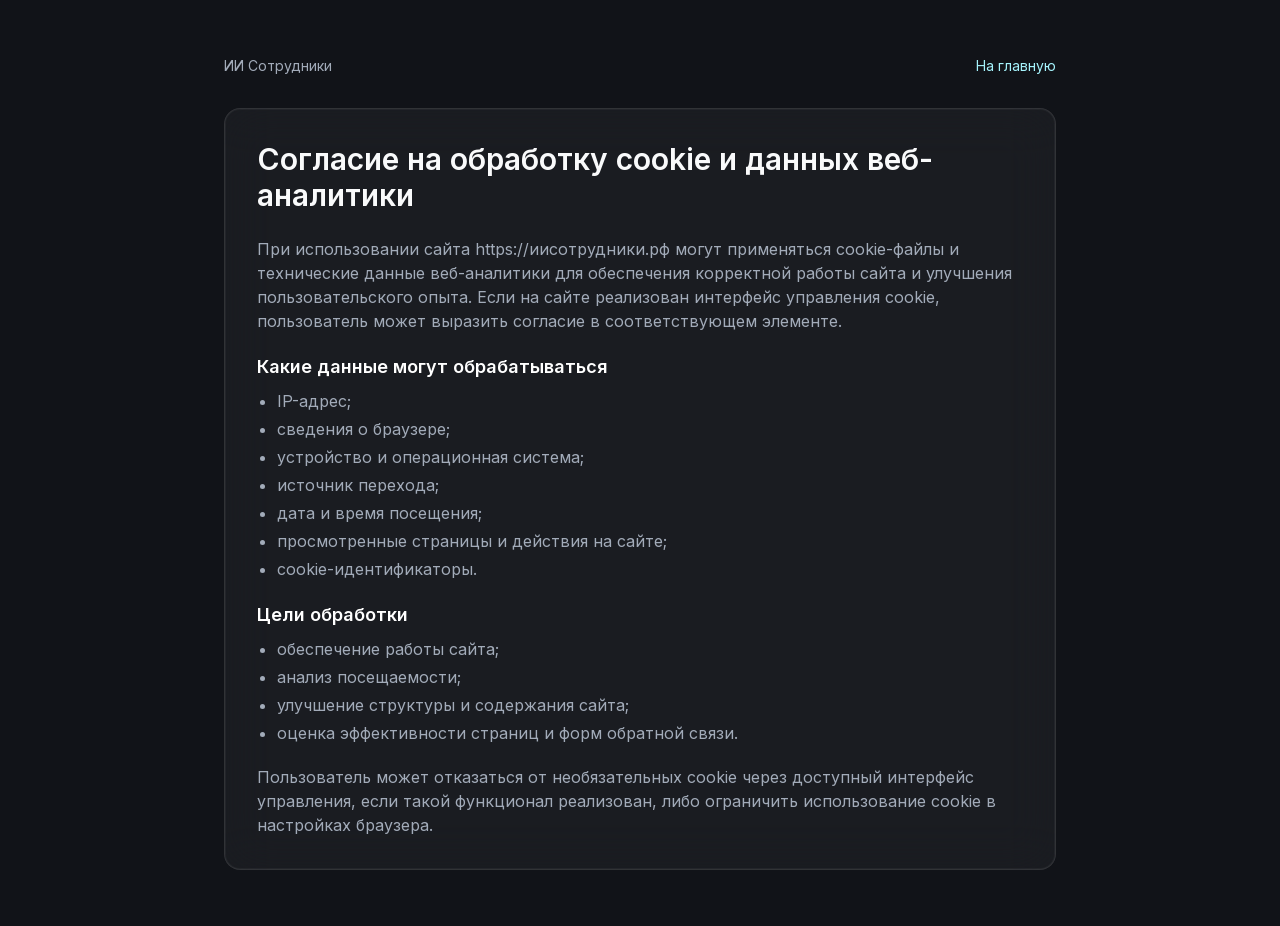
<file: cookie-consent.html>
<!DOCTYPE html><!--nRUpgN2Zd7Irsr_Gs1KBL--><html lang="ru" class="dark"><head><meta charSet="utf-8"/><meta name="viewport" content="width=device-width, initial-scale=1"/><link rel="stylesheet" href="/_next/static/css/5454c80ab9baa481.css" data-precedence="next"/><link rel="preload" as="script" fetchPriority="low" href="/_next/static/chunks/webpack-a6b45648326540cb.js"/><script src="/_next/static/chunks/4bd1b696-c023c6e3521b1417.js" async=""></script><script src="/_next/static/chunks/255-6b79f309a27fb98b.js" async=""></script><script src="/_next/static/chunks/main-app-5beaade3ecea9cac.js" async=""></script><script src="/_next/static/chunks/619-ba102abea3e3d0e4.js" async=""></script><script src="/_next/static/chunks/app/cookie-consent/page-d5c136c8fcf16715.js" async=""></script><title>ИИ Сотрудники — ИИ-автоматизация продаж, сервиса и бизнес-процессов</title><meta name="description" content="Внедряем ИИ-сотрудников для бизнеса: автоматизация заявок, CRM, мессенджеров, клиентского сервиса, документов, внутренних процессов и аналитики."/><meta name="robots" content="index, follow"/><link rel="canonical" href="https://xn--d1ahabaltgsimn.xn--p1ai"/><meta property="og:title" content="ИИ Сотрудники — ИИ-автоматизация продаж, сервиса и бизнес-процессов"/><meta property="og:description" content="Внедряем ИИ-сотрудников для бизнеса: автоматизация заявок, CRM, мессенджеров, клиентского сервиса, документов, внутренних процессов и аналитики."/><meta property="og:site_name" content="ИИ Сотрудники"/><meta property="og:locale" content="ru_RU"/><meta property="og:type" content="website"/><meta name="twitter:card" content="summary_large_image"/><meta name="twitter:title" content="ИИ Сотрудники — ИИ-автоматизация продаж, сервиса и бизнес-процессов"/><meta name="twitter:description" content="Внедряем ИИ-сотрудников для бизнеса: автоматизация заявок, CRM, мессенджеров, клиентского сервиса, документов, внутренних процессов и аналитики."/><script src="/_next/static/chunks/polyfills-42372ed130431b0a.js" noModule=""></script></head><body class="__variable_fcbcbf __variable_c27a8e min-h-screen font-sans"><div hidden=""><!--$--><!--/$--></div><main class="min-h-screen bg-background text-foreground"><div class="mx-auto max-w-4xl px-4 py-10 sm:px-6 sm:py-14 lg:px-8"><div class="mb-8 flex items-center justify-between gap-4"><p class="text-sm text-muted-foreground">ИИ Сотрудники</p><a class="text-sm text-cyan-200 hover:text-cyan-100" href="/">На главную</a></div><article class="glass rounded-2xl p-6 sm:p-8"><h1 class="text-2xl font-semibold sm:text-3xl">Согласие на обработку cookie и данных веб-аналитики</h1><div class="mt-6 space-y-5 text-sm leading-relaxed text-muted-foreground sm:text-base"><p>При использовании сайта https://иисотрудники.рф могут применяться cookie-файлы и технические данные веб-аналитики для обеспечения корректной работы сайта и улучшения пользовательского опыта. Если на сайте реализован интерфейс управления cookie, пользователь может выразить согласие в соответствующем элементе.</p><section><h2 class="mb-2 text-lg font-semibold text-white">Какие данные могут обрабатываться</h2><ul class="list-disc space-y-1 pl-5"><li>IP-адрес;</li><li>сведения о браузере;</li><li>устройство и операционная система;</li><li>источник перехода;</li><li>дата и время посещения;</li><li>просмотренные страницы и действия на сайте;</li><li>cookie-идентификаторы.</li></ul></section><section><h2 class="mb-2 text-lg font-semibold text-white">Цели обработки</h2><ul class="list-disc space-y-1 pl-5"><li>обеспечение работы сайта;</li><li>анализ посещаемости;</li><li>улучшение структуры и содержания сайта;</li><li>оценка эффективности страниц и форм обратной связи.</li></ul></section><p>Пользователь может отказаться от необязательных cookie через доступный интерфейс управления, если такой функционал реализован, либо ограничить использование cookie в настройках браузера.</p></div></article></div></main><!--$--><!--/$--><script src="/_next/static/chunks/webpack-a6b45648326540cb.js" id="_R_" async=""></script><script>(self.__next_f=self.__next_f||[]).push([0])</script><script>self.__next_f.push([1,"1:\"$Sreact.fragment\"\n2:I[9766,[],\"\"]\n3:I[8924,[],\"\"]\n4:I[2619,[\"619\",\"static/chunks/619-ba102abea3e3d0e4.js\",\"134\",\"static/chunks/app/cookie-consent/page-d5c136c8fcf16715.js\"],\"\"]\n7:I[7150,[],\"\"]\n:HL[\"/_next/static/css/5454c80ab9baa481.css\",\"style\"]\n"])</script><script>self.__next_f.push([1,"0:{\"P\":null,\"b\":\"nRUpgN2Zd7Irsr-Gs1KBL\",\"p\":\"\",\"c\":[\"\",\"cookie-consent\"],\"i\":false,\"f\":[[[\"\",{\"children\":[\"cookie-consent\",{\"children\":[\"__PAGE__\",{}]}]},\"$undefined\",\"$undefined\",true],[\"\",[\"$\",\"$1\",\"c\",{\"children\":[[[\"$\",\"link\",\"0\",{\"rel\":\"stylesheet\",\"href\":\"/_next/static/css/5454c80ab9baa481.css\",\"precedence\":\"next\",\"crossOrigin\":\"$undefined\",\"nonce\":\"$undefined\"}]],[\"$\",\"html\",null,{\"lang\":\"ru\",\"className\":\"dark\",\"children\":[\"$\",\"body\",null,{\"className\":\"__variable_fcbcbf __variable_c27a8e min-h-screen font-sans\",\"children\":[\"$\",\"$L2\",null,{\"parallelRouterKey\":\"children\",\"error\":\"$undefined\",\"errorStyles\":\"$undefined\",\"errorScripts\":\"$undefined\",\"template\":[\"$\",\"$L3\",null,{}],\"templateStyles\":\"$undefined\",\"templateScripts\":\"$undefined\",\"notFound\":[[[\"$\",\"title\",null,{\"children\":\"404: This page could not be found.\"}],[\"$\",\"div\",null,{\"style\":{\"fontFamily\":\"system-ui,\\\"Segoe UI\\\",Roboto,Helvetica,Arial,sans-serif,\\\"Apple Color Emoji\\\",\\\"Segoe UI Emoji\\\"\",\"height\":\"100vh\",\"textAlign\":\"center\",\"display\":\"flex\",\"flexDirection\":\"column\",\"alignItems\":\"center\",\"justifyContent\":\"center\"},\"children\":[\"$\",\"div\",null,{\"children\":[[\"$\",\"style\",null,{\"dangerouslySetInnerHTML\":{\"__html\":\"body{color:#000;background:#fff;margin:0}.next-error-h1{border-right:1px solid rgba(0,0,0,.3)}@media (prefers-color-scheme:dark){body{color:#fff;background:#000}.next-error-h1{border-right:1px solid rgba(255,255,255,.3)}}\"}}],[\"$\",\"h1\",null,{\"className\":\"next-error-h1\",\"style\":{\"display\":\"inline-block\",\"margin\":\"0 20px 0 0\",\"padding\":\"0 23px 0 0\",\"fontSize\":24,\"fontWeight\":500,\"verticalAlign\":\"top\",\"lineHeight\":\"49px\"},\"children\":404}],[\"$\",\"div\",null,{\"style\":{\"display\":\"inline-block\"},\"children\":[\"$\",\"h2\",null,{\"style\":{\"fontSize\":14,\"fontWeight\":400,\"lineHeight\":\"49px\",\"margin\":0},\"children\":\"This page could not be found.\"}]}]]}]}]],[]],\"forbidden\":\"$undefined\",\"unauthorized\":\"$undefined\"}]}]}]]}],{\"children\":[\"cookie-consent\",[\"$\",\"$1\",\"c\",{\"children\":[null,[\"$\",\"$L2\",null,{\"parallelRouterKey\":\"children\",\"error\":\"$undefined\",\"errorStyles\":\"$undefined\",\"errorScripts\":\"$undefined\",\"template\":[\"$\",\"$L3\",null,{}],\"templateStyles\":\"$undefined\",\"templateScripts\":\"$undefined\",\"notFound\":\"$undefined\",\"forbidden\":\"$undefined\",\"unauthorized\":\"$undefined\"}]]}],{\"children\":[\"__PAGE__\",[\"$\",\"$1\",\"c\",{\"children\":[[\"$\",\"main\",null,{\"className\":\"min-h-screen bg-background text-foreground\",\"children\":[\"$\",\"div\",null,{\"className\":\"mx-auto max-w-4xl px-4 py-10 sm:px-6 sm:py-14 lg:px-8\",\"children\":[[\"$\",\"div\",null,{\"className\":\"mb-8 flex items-center justify-between gap-4\",\"children\":[[\"$\",\"p\",null,{\"className\":\"text-sm text-muted-foreground\",\"children\":\"ИИ Сотрудники\"}],[\"$\",\"$L4\",null,{\"href\":\"/\",\"className\":\"text-sm text-cyan-200 hover:text-cyan-100\",\"children\":\"На главную\"}]]}],[\"$\",\"article\",null,{\"className\":\"glass rounded-2xl p-6 sm:p-8\",\"children\":[[\"$\",\"h1\",null,{\"className\":\"text-2xl font-semibold sm:text-3xl\",\"children\":\"Согласие на обработку cookie и данных веб-аналитики\"}],[\"$\",\"div\",null,{\"className\":\"mt-6 space-y-5 text-sm leading-relaxed text-muted-foreground sm:text-base\",\"children\":[[\"$\",\"p\",null,{\"children\":\"При использовании сайта https://иисотрудники.рф могут применяться cookie-файлы и технические данные веб-аналитики для обеспечения корректной работы сайта и улучшения пользовательского опыта. Если на сайте реализован интерфейс управления cookie, пользователь может выразить согласие в соответствующем элементе.\"}],[\"$\",\"section\",null,{\"children\":[[\"$\",\"h2\",null,{\"className\":\"mb-2 text-lg font-semibold text-white\",\"children\":\"Какие данные могут обрабатываться\"}],[\"$\",\"ul\",null,{\"className\":\"list-disc space-y-1 pl-5\",\"children\":[[\"$\",\"li\",null,{\"children\":\"IP-адрес;\"}],[\"$\",\"li\",null,{\"children\":\"сведения о браузере;\"}],[\"$\",\"li\",null,{\"children\":\"устройство и операционная система;\"}],[\"$\",\"li\",null,{\"children\":\"источник перехода;\"}],[\"$\",\"li\",null,{\"children\":\"дата и время посещения;\"}],[\"$\",\"li\",null,{\"children\":\"просмотренные страницы и действия на сайте;\"}],[\"$\",\"li\",null,{\"children\":\"cookie-идентификаторы.\"}]]}]]}],[\"$\",\"section\",null,{\"children\":[[\"$\",\"h2\",null,{\"className\":\"mb-2 text-lg font-semibold text-white\",\"children\":\"Цели обработки\"}],[\"$\",\"ul\",null,{\"className\":\"list-disc space-y-1 pl-5\",\"children\":[[\"$\",\"li\",null,{\"children\":\"обеспечение работы сайта;\"}],[\"$\",\"li\",null,{\"children\":\"анализ посещаемости;\"}],[\"$\",\"li\",null,{\"children\":\"улучшение структуры и содержания сайта;\"}],[\"$\",\"li\",null,{\"children\":\"оценка эффективности страниц и форм обратной связи.\"}]]}]]}],[\"$\",\"p\",null,{\"children\":\"Пользователь может отказаться от необязательных cookie через доступный интерфейс управления, если такой функционал реализован, либо ограничить использование cookie в настройках браузера.\"}]]}]]}]]}]}],null,\"$L5\"]}],{},null,false]},null,false]},null,false],\"$L6\",false]],\"m\":\"$undefined\",\"G\":[\"$7\",[]],\"s\":false,\"S\":true}\n"])</script><script>self.__next_f.push([1,"8:I[4431,[],\"OutletBoundary\"]\na:I[5278,[],\"AsyncMetadataOutlet\"]\nc:I[4431,[],\"ViewportBoundary\"]\ne:I[4431,[],\"MetadataBoundary\"]\nf:\"$Sreact.suspense\"\n5:[\"$\",\"$L8\",null,{\"children\":[\"$L9\",[\"$\",\"$La\",null,{\"promise\":\"$@b\"}]]}]\n6:[\"$\",\"$1\",\"h\",{\"children\":[null,[[\"$\",\"$Lc\",null,{\"children\":\"$Ld\"}],null],[\"$\",\"$Le\",null,{\"children\":[\"$\",\"div\",null,{\"hidden\":true,\"children\":[\"$\",\"$f\",null,{\"fallback\":null,\"children\":\"$L10\"}]}]}]]}]\n"])</script><script>self.__next_f.push([1,"d:[[\"$\",\"meta\",\"0\",{\"charSet\":\"utf-8\"}],[\"$\",\"meta\",\"1\",{\"name\":\"viewport\",\"content\":\"width=device-width, initial-scale=1\"}]]\n9:null\n"])</script><script>self.__next_f.push([1,"b:{\"metadata\":[[\"$\",\"title\",\"0\",{\"children\":\"ИИ Сотрудники — ИИ-автоматизация продаж, сервиса и бизнес-процессов\"}],[\"$\",\"meta\",\"1\",{\"name\":\"description\",\"content\":\"Внедряем ИИ-сотрудников для бизнеса: автоматизация заявок, CRM, мессенджеров, клиентского сервиса, документов, внутренних процессов и аналитики.\"}],[\"$\",\"meta\",\"2\",{\"name\":\"robots\",\"content\":\"index, follow\"}],[\"$\",\"link\",\"3\",{\"rel\":\"canonical\",\"href\":\"https://xn--d1ahabaltgsimn.xn--p1ai\"}],[\"$\",\"meta\",\"4\",{\"property\":\"og:title\",\"content\":\"ИИ Сотрудники — ИИ-автоматизация продаж, сервиса и бизнес-процессов\"}],[\"$\",\"meta\",\"5\",{\"property\":\"og:description\",\"content\":\"Внедряем ИИ-сотрудников для бизнеса: автоматизация заявок, CRM, мессенджеров, клиентского сервиса, документов, внутренних процессов и аналитики.\"}],[\"$\",\"meta\",\"6\",{\"property\":\"og:site_name\",\"content\":\"ИИ Сотрудники\"}],[\"$\",\"meta\",\"7\",{\"property\":\"og:locale\",\"content\":\"ru_RU\"}],[\"$\",\"meta\",\"8\",{\"property\":\"og:type\",\"content\":\"website\"}],[\"$\",\"meta\",\"9\",{\"name\":\"twitter:card\",\"content\":\"summary_large_image\"}],[\"$\",\"meta\",\"10\",{\"name\":\"twitter:title\",\"content\":\"ИИ Сотрудники — ИИ-автоматизация продаж, сервиса и бизнес-процессов\"}],[\"$\",\"meta\",\"11\",{\"name\":\"twitter:description\",\"content\":\"Внедряем ИИ-сотрудников для бизнеса: автоматизация заявок, CRM, мессенджеров, клиентского сервиса, документов, внутренних процессов и аналитики.\"}]],\"error\":null,\"digest\":\"$undefined\"}\n"])</script><script>self.__next_f.push([1,"10:\"$b:metadata\"\n"])</script></body></html>
</file>
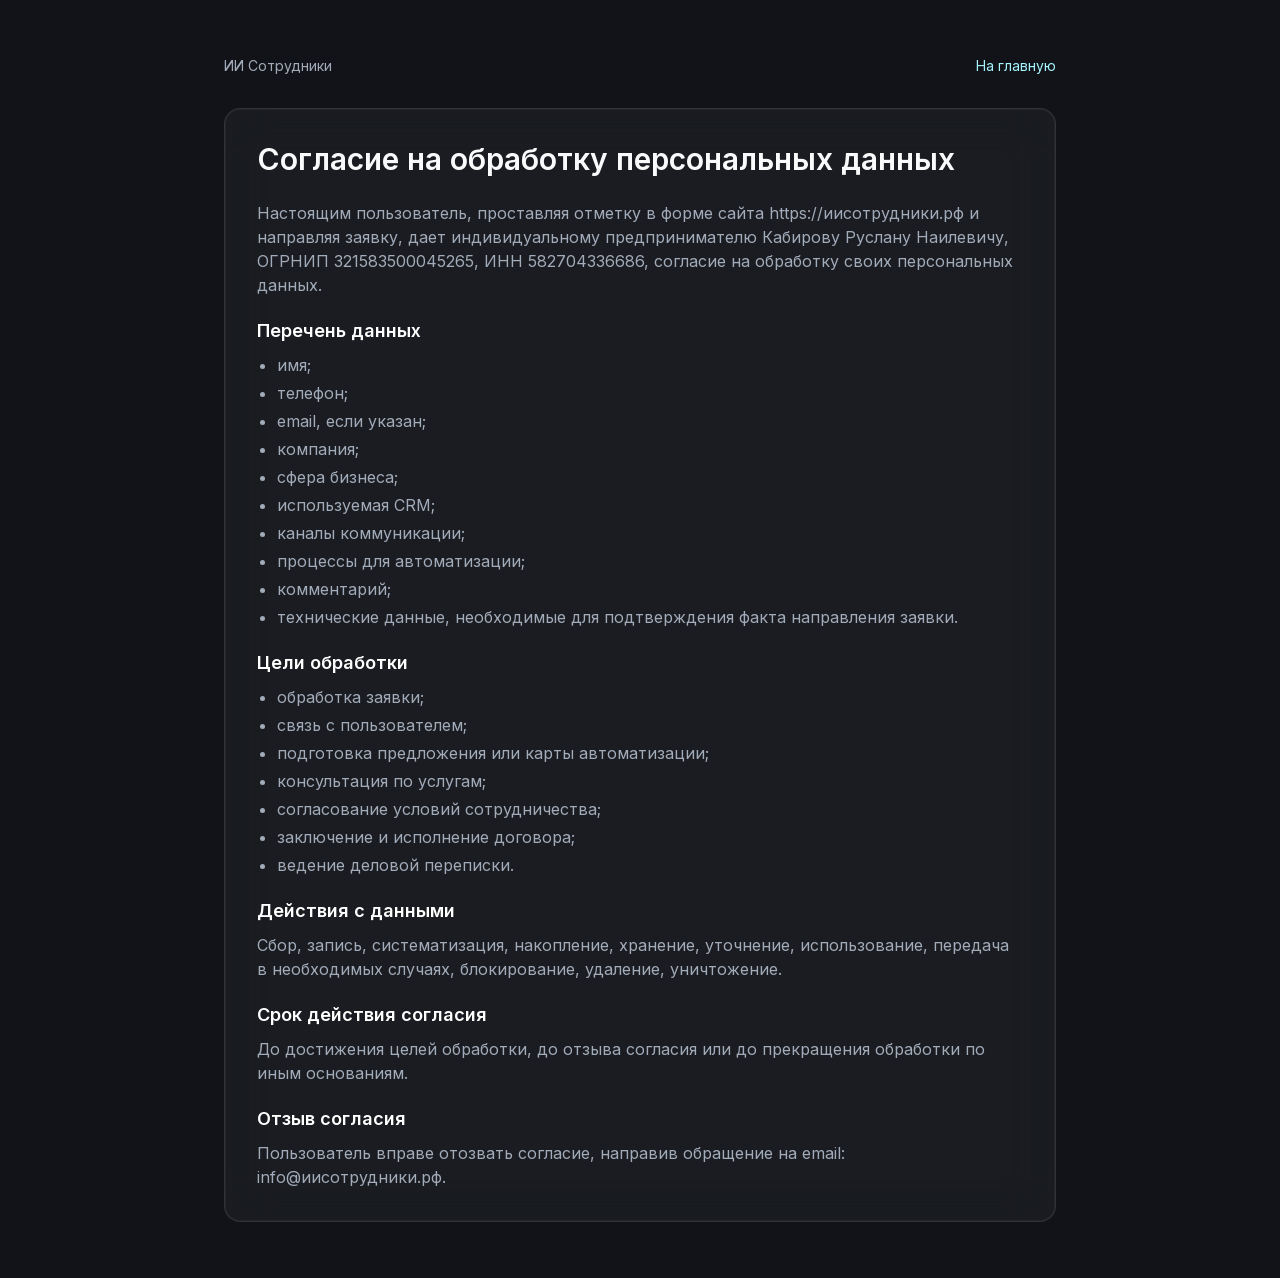
<file: personal-data-consent.html>
<!DOCTYPE html><!--nRUpgN2Zd7Irsr_Gs1KBL--><html lang="ru" class="dark"><head><meta charSet="utf-8"/><meta name="viewport" content="width=device-width, initial-scale=1"/><link rel="stylesheet" href="/_next/static/css/5454c80ab9baa481.css" data-precedence="next"/><link rel="preload" as="script" fetchPriority="low" href="/_next/static/chunks/webpack-a6b45648326540cb.js"/><script src="/_next/static/chunks/4bd1b696-c023c6e3521b1417.js" async=""></script><script src="/_next/static/chunks/255-6b79f309a27fb98b.js" async=""></script><script src="/_next/static/chunks/main-app-5beaade3ecea9cac.js" async=""></script><script src="/_next/static/chunks/619-ba102abea3e3d0e4.js" async=""></script><script src="/_next/static/chunks/app/personal-data-consent/page-d5c136c8fcf16715.js" async=""></script><title>ИИ Сотрудники — ИИ-автоматизация продаж, сервиса и бизнес-процессов</title><meta name="description" content="Внедряем ИИ-сотрудников для бизнеса: автоматизация заявок, CRM, мессенджеров, клиентского сервиса, документов, внутренних процессов и аналитики."/><meta name="robots" content="index, follow"/><link rel="canonical" href="https://xn--d1ahabaltgsimn.xn--p1ai"/><meta property="og:title" content="ИИ Сотрудники — ИИ-автоматизация продаж, сервиса и бизнес-процессов"/><meta property="og:description" content="Внедряем ИИ-сотрудников для бизнеса: автоматизация заявок, CRM, мессенджеров, клиентского сервиса, документов, внутренних процессов и аналитики."/><meta property="og:site_name" content="ИИ Сотрудники"/><meta property="og:locale" content="ru_RU"/><meta property="og:type" content="website"/><meta name="twitter:card" content="summary_large_image"/><meta name="twitter:title" content="ИИ Сотрудники — ИИ-автоматизация продаж, сервиса и бизнес-процессов"/><meta name="twitter:description" content="Внедряем ИИ-сотрудников для бизнеса: автоматизация заявок, CRM, мессенджеров, клиентского сервиса, документов, внутренних процессов и аналитики."/><script src="/_next/static/chunks/polyfills-42372ed130431b0a.js" noModule=""></script></head><body class="__variable_fcbcbf __variable_c27a8e min-h-screen font-sans"><div hidden=""><!--$--><!--/$--></div><main class="min-h-screen bg-background text-foreground"><div class="mx-auto max-w-4xl px-4 py-10 sm:px-6 sm:py-14 lg:px-8"><div class="mb-8 flex items-center justify-between gap-4"><p class="text-sm text-muted-foreground">ИИ Сотрудники</p><a class="text-sm text-cyan-200 hover:text-cyan-100" href="/">На главную</a></div><article class="glass rounded-2xl p-6 sm:p-8"><h1 class="text-2xl font-semibold sm:text-3xl">Согласие на обработку персональных данных</h1><div class="mt-6 space-y-5 text-sm leading-relaxed text-muted-foreground sm:text-base"><p>Настоящим пользователь, проставляя отметку в форме сайта https://иисотрудники.рф и направляя заявку, дает индивидуальному предпринимателю Кабирову Руслану Наилевичу, ОГРНИП 321583500045265, ИНН 582704336686, согласие на обработку своих персональных данных.</p><section><h2 class="mb-2 text-lg font-semibold text-white">Перечень данных</h2><ul class="list-disc space-y-1 pl-5"><li>имя;</li><li>телефон;</li><li>email, если указан;</li><li>компания;</li><li>сфера бизнеса;</li><li>используемая CRM;</li><li>каналы коммуникации;</li><li>процессы для автоматизации;</li><li>комментарий;</li><li>технические данные, необходимые для подтверждения факта направления заявки.</li></ul></section><section><h2 class="mb-2 text-lg font-semibold text-white">Цели обработки</h2><ul class="list-disc space-y-1 pl-5"><li>обработка заявки;</li><li>связь с пользователем;</li><li>подготовка предложения или карты автоматизации;</li><li>консультация по услугам;</li><li>согласование условий сотрудничества;</li><li>заключение и исполнение договора;</li><li>ведение деловой переписки.</li></ul></section><section><h2 class="mb-2 text-lg font-semibold text-white">Действия с данными</h2><p>Сбор, запись, систематизация, накопление, хранение, уточнение, использование, передача в необходимых случаях, блокирование, удаление, уничтожение.</p></section><section><h2 class="mb-2 text-lg font-semibold text-white">Срок действия согласия</h2><p>До достижения целей обработки, до отзыва согласия или до прекращения обработки по иным основаниям.</p></section><section><h2 class="mb-2 text-lg font-semibold text-white">Отзыв согласия</h2><p>Пользователь вправе отозвать согласие, направив обращение на email: info@иисотрудники.рф.</p></section></div></article></div></main><!--$--><!--/$--><script src="/_next/static/chunks/webpack-a6b45648326540cb.js" id="_R_" async=""></script><script>(self.__next_f=self.__next_f||[]).push([0])</script><script>self.__next_f.push([1,"1:\"$Sreact.fragment\"\n2:I[9766,[],\"\"]\n3:I[8924,[],\"\"]\n4:I[2619,[\"619\",\"static/chunks/619-ba102abea3e3d0e4.js\",\"621\",\"static/chunks/app/personal-data-consent/page-d5c136c8fcf16715.js\"],\"\"]\nc:I[7150,[],\"\"]\n:HL[\"/_next/static/css/5454c80ab9baa481.css\",\"style\"]\n"])</script><script>self.__next_f.push([1,"0:{\"P\":null,\"b\":\"nRUpgN2Zd7Irsr-Gs1KBL\",\"p\":\"\",\"c\":[\"\",\"personal-data-consent\"],\"i\":false,\"f\":[[[\"\",{\"children\":[\"personal-data-consent\",{\"children\":[\"__PAGE__\",{}]}]},\"$undefined\",\"$undefined\",true],[\"\",[\"$\",\"$1\",\"c\",{\"children\":[[[\"$\",\"link\",\"0\",{\"rel\":\"stylesheet\",\"href\":\"/_next/static/css/5454c80ab9baa481.css\",\"precedence\":\"next\",\"crossOrigin\":\"$undefined\",\"nonce\":\"$undefined\"}]],[\"$\",\"html\",null,{\"lang\":\"ru\",\"className\":\"dark\",\"children\":[\"$\",\"body\",null,{\"className\":\"__variable_fcbcbf __variable_c27a8e min-h-screen font-sans\",\"children\":[\"$\",\"$L2\",null,{\"parallelRouterKey\":\"children\",\"error\":\"$undefined\",\"errorStyles\":\"$undefined\",\"errorScripts\":\"$undefined\",\"template\":[\"$\",\"$L3\",null,{}],\"templateStyles\":\"$undefined\",\"templateScripts\":\"$undefined\",\"notFound\":[[[\"$\",\"title\",null,{\"children\":\"404: This page could not be found.\"}],[\"$\",\"div\",null,{\"style\":{\"fontFamily\":\"system-ui,\\\"Segoe UI\\\",Roboto,Helvetica,Arial,sans-serif,\\\"Apple Color Emoji\\\",\\\"Segoe UI Emoji\\\"\",\"height\":\"100vh\",\"textAlign\":\"center\",\"display\":\"flex\",\"flexDirection\":\"column\",\"alignItems\":\"center\",\"justifyContent\":\"center\"},\"children\":[\"$\",\"div\",null,{\"children\":[[\"$\",\"style\",null,{\"dangerouslySetInnerHTML\":{\"__html\":\"body{color:#000;background:#fff;margin:0}.next-error-h1{border-right:1px solid rgba(0,0,0,.3)}@media (prefers-color-scheme:dark){body{color:#fff;background:#000}.next-error-h1{border-right:1px solid rgba(255,255,255,.3)}}\"}}],[\"$\",\"h1\",null,{\"className\":\"next-error-h1\",\"style\":{\"display\":\"inline-block\",\"margin\":\"0 20px 0 0\",\"padding\":\"0 23px 0 0\",\"fontSize\":24,\"fontWeight\":500,\"verticalAlign\":\"top\",\"lineHeight\":\"49px\"},\"children\":404}],[\"$\",\"div\",null,{\"style\":{\"display\":\"inline-block\"},\"children\":[\"$\",\"h2\",null,{\"style\":{\"fontSize\":14,\"fontWeight\":400,\"lineHeight\":\"49px\",\"margin\":0},\"children\":\"This page could not be found.\"}]}]]}]}]],[]],\"forbidden\":\"$undefined\",\"unauthorized\":\"$undefined\"}]}]}]]}],{\"children\":[\"personal-data-consent\",[\"$\",\"$1\",\"c\",{\"children\":[null,[\"$\",\"$L2\",null,{\"parallelRouterKey\":\"children\",\"error\":\"$undefined\",\"errorStyles\":\"$undefined\",\"errorScripts\":\"$undefined\",\"template\":[\"$\",\"$L3\",null,{}],\"templateStyles\":\"$undefined\",\"templateScripts\":\"$undefined\",\"notFound\":\"$undefined\",\"forbidden\":\"$undefined\",\"unauthorized\":\"$undefined\"}]]}],{\"children\":[\"__PAGE__\",[\"$\",\"$1\",\"c\",{\"children\":[[\"$\",\"main\",null,{\"className\":\"min-h-screen bg-background text-foreground\",\"children\":[\"$\",\"div\",null,{\"className\":\"mx-auto max-w-4xl px-4 py-10 sm:px-6 sm:py-14 lg:px-8\",\"children\":[[\"$\",\"div\",null,{\"className\":\"mb-8 flex items-center justify-between gap-4\",\"children\":[[\"$\",\"p\",null,{\"className\":\"text-sm text-muted-foreground\",\"children\":\"ИИ Сотрудники\"}],[\"$\",\"$L4\",null,{\"href\":\"/\",\"className\":\"text-sm text-cyan-200 hover:text-cyan-100\",\"children\":\"На главную\"}]]}],[\"$\",\"article\",null,{\"className\":\"glass rounded-2xl p-6 sm:p-8\",\"children\":[[\"$\",\"h1\",null,{\"className\":\"text-2xl font-semibold sm:text-3xl\",\"children\":\"Согласие на обработку персональных данных\"}],[\"$\",\"div\",null,{\"className\":\"mt-6 space-y-5 text-sm leading-relaxed text-muted-foreground sm:text-base\",\"children\":[[\"$\",\"p\",null,{\"children\":\"Настоящим пользователь, проставляя отметку в форме сайта https://иисотрудники.рф и направляя заявку, дает индивидуальному предпринимателю Кабирову Руслану Наилевичу, ОГРНИП 321583500045265, ИНН 582704336686, согласие на обработку своих персональных данных.\"}],[\"$\",\"section\",null,{\"children\":[[\"$\",\"h2\",null,{\"className\":\"mb-2 text-lg font-semibold text-white\",\"children\":\"Перечень данных\"}],[\"$\",\"ul\",null,{\"className\":\"list-disc space-y-1 pl-5\",\"children\":[[\"$\",\"li\",null,{\"children\":\"имя;\"}],[\"$\",\"li\",null,{\"children\":\"телефон;\"}],[\"$\",\"li\",null,{\"children\":\"email, если указан;\"}],[\"$\",\"li\",null,{\"children\":\"компания;\"}],[\"$\",\"li\",null,{\"children\":\"сфера бизнеса;\"}],[\"$\",\"li\",null,{\"children\":\"используемая CRM;\"}],[\"$\",\"li\",null,{\"children\":\"каналы коммуникации;\"}],[\"$\",\"li\",null,{\"children\":\"процессы для автоматизации;\"}],[\"$\",\"li\",null,{\"children\":\"комментарий;\"}],[\"$\",\"li\",null,{\"children\":\"технические данные, необходимые для подтверждения факта направления заявки.\"}]]}]]}],[\"$\",\"section\",null,{\"children\":[[\"$\",\"h2\",null,{\"className\":\"mb-2 text-lg font-semibold text-white\",\"children\":\"Цели обработки\"}],[\"$\",\"ul\",null,{\"className\":\"list-disc space-y-1 pl-5\",\"children\":[[\"$\",\"li\",null,{\"children\":\"обработка заявки;\"}],[\"$\",\"li\",null,{\"children\":\"связь с пользователем;\"}],[\"$\",\"li\",null,{\"children\":\"подготовка предложения или карты автоматизации;\"}],[\"$\",\"li\",null,{\"children\":\"консультация по услугам;\"}],[\"$\",\"li\",null,{\"children\":\"согласование условий сотрудничества;\"}],\"$L5\",\"$L6\"]}]]}],\"$L7\",\"$L8\",\"$L9\"]}]]}]]}]}],null,\"$La\"]}],{},null,false]},null,false]},null,false],\"$Lb\",false]],\"m\":\"$undefined\",\"G\":[\"$c\",[]],\"s\":false,\"S\":true}\n"])</script><script>self.__next_f.push([1,"d:I[4431,[],\"OutletBoundary\"]\nf:I[5278,[],\"AsyncMetadataOutlet\"]\n11:I[4431,[],\"ViewportBoundary\"]\n13:I[4431,[],\"MetadataBoundary\"]\n14:\"$Sreact.suspense\"\n5:[\"$\",\"li\",null,{\"children\":\"заключение и исполнение договора;\"}]\n6:[\"$\",\"li\",null,{\"children\":\"ведение деловой переписки.\"}]\n7:[\"$\",\"section\",null,{\"children\":[[\"$\",\"h2\",null,{\"className\":\"mb-2 text-lg font-semibold text-white\",\"children\":\"Действия с данными\"}],[\"$\",\"p\",null,{\"children\":\"Сбор, запись, систематизация, накопление, хранение, уточнение, использование, передача в необходимых случаях, блокирование, удаление, уничтожение.\"}]]}]\n8:[\"$\",\"section\",null,{\"children\":[[\"$\",\"h2\",null,{\"className\":\"mb-2 text-lg font-semibold text-white\",\"children\":\"Срок действия согласия\"}],[\"$\",\"p\",null,{\"children\":\"До достижения целей обработки, до отзыва согласия или до прекращения обработки по иным основаниям.\"}]]}]\n9:[\"$\",\"section\",null,{\"children\":[[\"$\",\"h2\",null,{\"className\":\"mb-2 text-lg font-semibold text-white\",\"children\":\"Отзыв согласия\"}],[\"$\",\"p\",null,{\"children\":\"Пользователь вправе отозвать согласие, направив обращение на email: info@иисотрудники.рф.\"}]]}]\na:[\"$\",\"$Ld\",null,{\"children\":[\"$Le\",[\"$\",\"$Lf\",null,{\"promise\":\"$@10\"}]]}]\nb:[\"$\",\"$1\",\"h\",{\"children\":[null,[[\"$\",\"$L11\",null,{\"children\":\"$L12\"}],null],[\"$\",\"$L13\",null,{\"children\":[\"$\",\"div\",null,{\"hidden\":true,\"children\":[\"$\",\"$14\",null,{\"fallback\":null,\"children\":\"$L15\"}]}]}]]}]\n"])</script><script>self.__next_f.push([1,"12:[[\"$\",\"meta\",\"0\",{\"charSet\":\"utf-8\"}],[\"$\",\"meta\",\"1\",{\"name\":\"viewport\",\"content\":\"width=device-width, initial-scale=1\"}]]\ne:null\n"])</script><script>self.__next_f.push([1,"10:{\"metadata\":[[\"$\",\"title\",\"0\",{\"children\":\"ИИ Сотрудники — ИИ-автоматизация продаж, сервиса и бизнес-процессов\"}],[\"$\",\"meta\",\"1\",{\"name\":\"description\",\"content\":\"Внедряем ИИ-сотрудников для бизнеса: автоматизация заявок, CRM, мессенджеров, клиентского сервиса, документов, внутренних процессов и аналитики.\"}],[\"$\",\"meta\",\"2\",{\"name\":\"robots\",\"content\":\"index, follow\"}],[\"$\",\"link\",\"3\",{\"rel\":\"canonical\",\"href\":\"https://xn--d1ahabaltgsimn.xn--p1ai\"}],[\"$\",\"meta\",\"4\",{\"property\":\"og:title\",\"content\":\"ИИ Сотрудники — ИИ-автоматизация продаж, сервиса и бизнес-процессов\"}],[\"$\",\"meta\",\"5\",{\"property\":\"og:description\",\"content\":\"Внедряем ИИ-сотрудников для бизнеса: автоматизация заявок, CRM, мессенджеров, клиентского сервиса, документов, внутренних процессов и аналитики.\"}],[\"$\",\"meta\",\"6\",{\"property\":\"og:site_name\",\"content\":\"ИИ Сотрудники\"}],[\"$\",\"meta\",\"7\",{\"property\":\"og:locale\",\"content\":\"ru_RU\"}],[\"$\",\"meta\",\"8\",{\"property\":\"og:type\",\"content\":\"website\"}],[\"$\",\"meta\",\"9\",{\"name\":\"twitter:card\",\"content\":\"summary_large_image\"}],[\"$\",\"meta\",\"10\",{\"name\":\"twitter:title\",\"content\":\"ИИ Сотрудники — ИИ-автоматизация продаж, сервиса и бизнес-процессов\"}],[\"$\",\"meta\",\"11\",{\"name\":\"twitter:description\",\"content\":\"Внедряем ИИ-сотрудников для бизнеса: автоматизация заявок, CRM, мессенджеров, клиентского сервиса, документов, внутренних процессов и аналитики.\"}]],\"error\":null,\"digest\":\"$undefined\"}\n"])</script><script>self.__next_f.push([1,"15:\"$10:metadata\"\n"])</script></body></html>
</file>
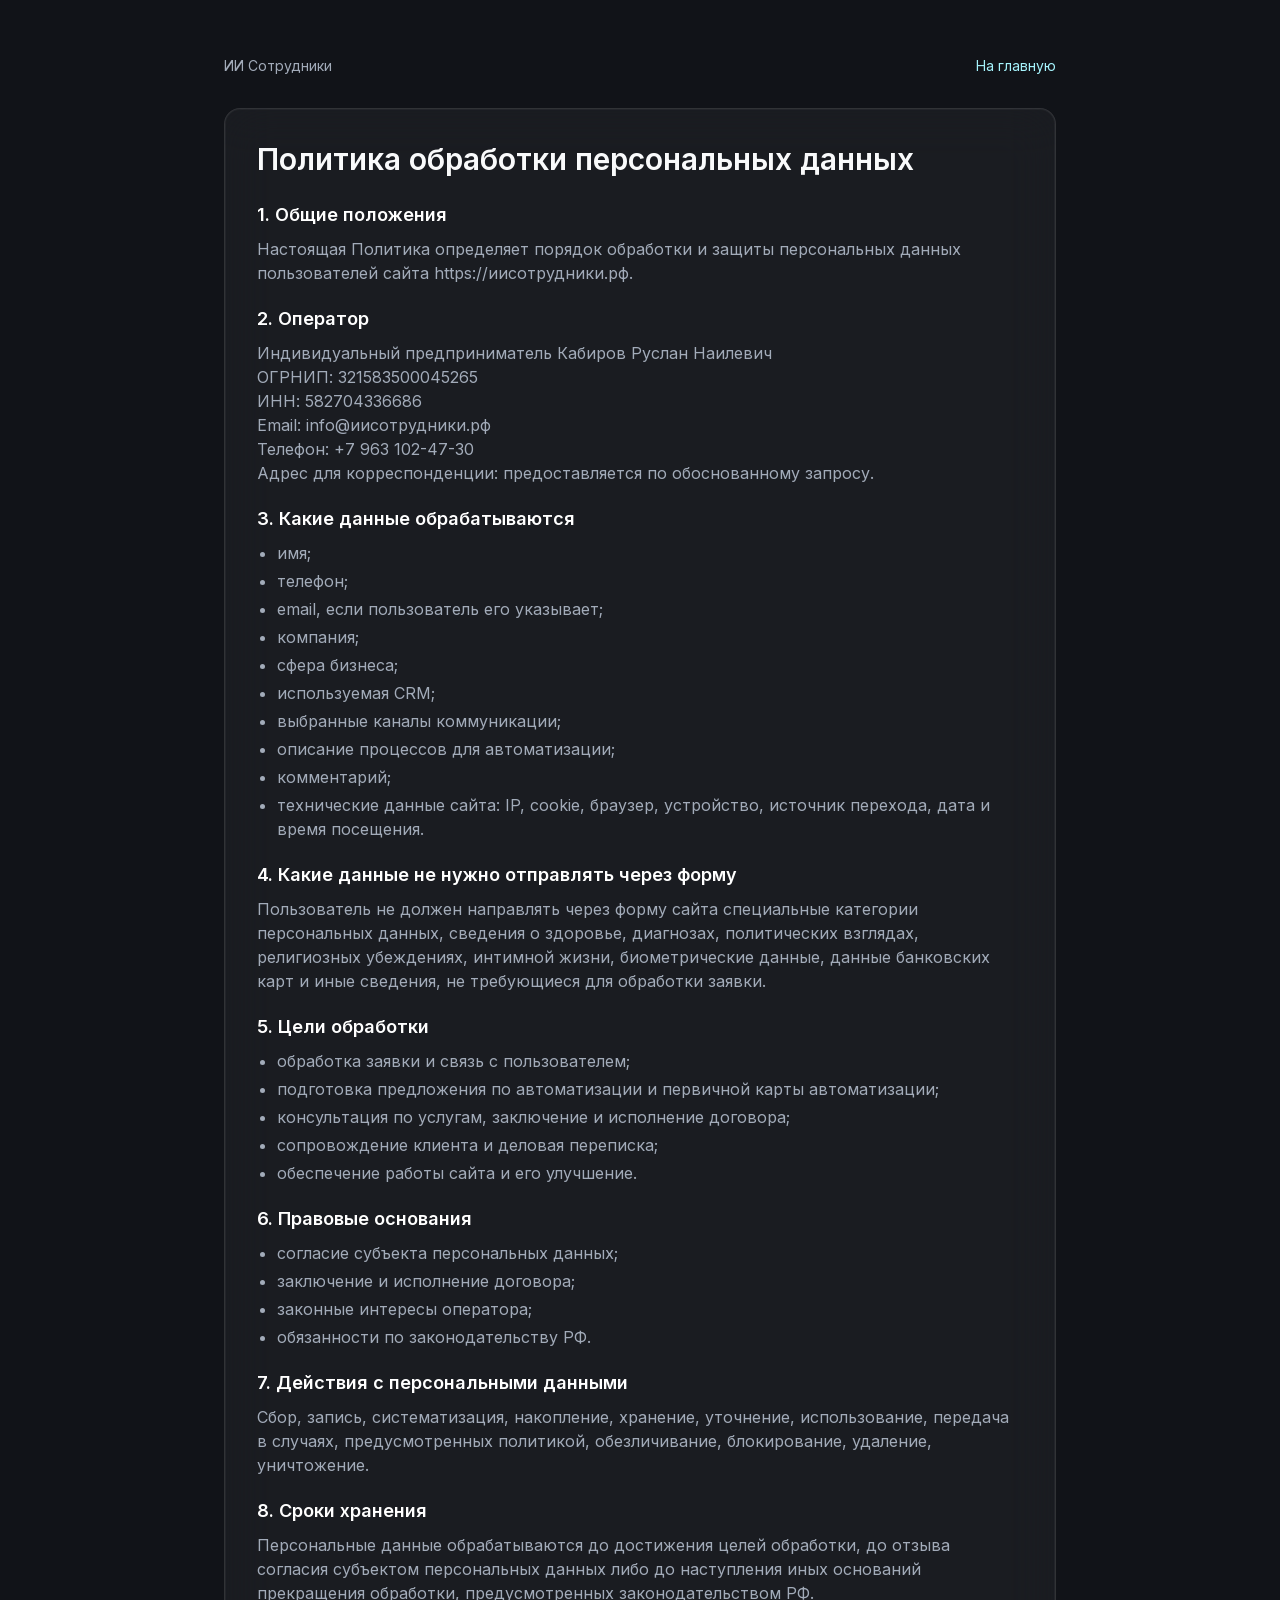
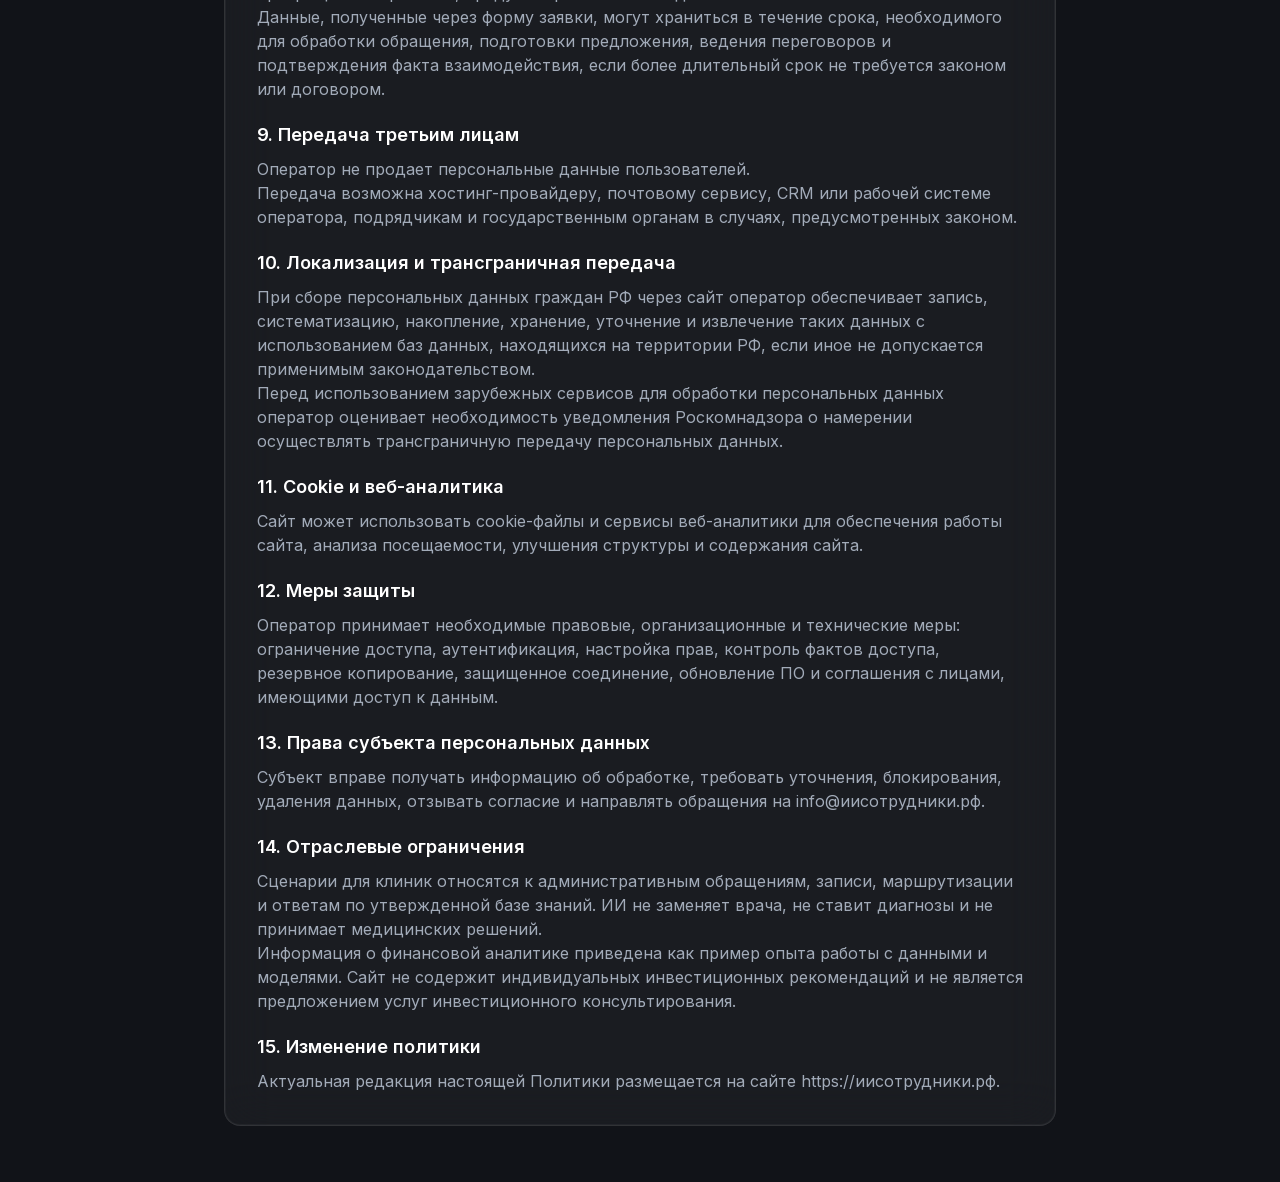
<file: privacy.html>
<!DOCTYPE html><!--nRUpgN2Zd7Irsr_Gs1KBL--><html lang="ru" class="dark"><head><meta charSet="utf-8"/><meta name="viewport" content="width=device-width, initial-scale=1"/><link rel="stylesheet" href="/_next/static/css/5454c80ab9baa481.css" data-precedence="next"/><link rel="preload" as="script" fetchPriority="low" href="/_next/static/chunks/webpack-a6b45648326540cb.js"/><script src="/_next/static/chunks/4bd1b696-c023c6e3521b1417.js" async=""></script><script src="/_next/static/chunks/255-6b79f309a27fb98b.js" async=""></script><script src="/_next/static/chunks/main-app-5beaade3ecea9cac.js" async=""></script><script src="/_next/static/chunks/619-ba102abea3e3d0e4.js" async=""></script><script src="/_next/static/chunks/app/privacy/page-d5c136c8fcf16715.js" async=""></script><title>ИИ Сотрудники — ИИ-автоматизация продаж, сервиса и бизнес-процессов</title><meta name="description" content="Внедряем ИИ-сотрудников для бизнеса: автоматизация заявок, CRM, мессенджеров, клиентского сервиса, документов, внутренних процессов и аналитики."/><meta name="robots" content="index, follow"/><link rel="canonical" href="https://xn--d1ahabaltgsimn.xn--p1ai"/><meta property="og:title" content="ИИ Сотрудники — ИИ-автоматизация продаж, сервиса и бизнес-процессов"/><meta property="og:description" content="Внедряем ИИ-сотрудников для бизнеса: автоматизация заявок, CRM, мессенджеров, клиентского сервиса, документов, внутренних процессов и аналитики."/><meta property="og:site_name" content="ИИ Сотрудники"/><meta property="og:locale" content="ru_RU"/><meta property="og:type" content="website"/><meta name="twitter:card" content="summary_large_image"/><meta name="twitter:title" content="ИИ Сотрудники — ИИ-автоматизация продаж, сервиса и бизнес-процессов"/><meta name="twitter:description" content="Внедряем ИИ-сотрудников для бизнеса: автоматизация заявок, CRM, мессенджеров, клиентского сервиса, документов, внутренних процессов и аналитики."/><script src="/_next/static/chunks/polyfills-42372ed130431b0a.js" noModule=""></script></head><body class="__variable_fcbcbf __variable_c27a8e min-h-screen font-sans"><div hidden=""><!--$--><!--/$--></div><main class="min-h-screen bg-background text-foreground"><div class="mx-auto max-w-4xl px-4 py-10 sm:px-6 sm:py-14 lg:px-8"><div class="mb-8 flex items-center justify-between gap-4"><p class="text-sm text-muted-foreground">ИИ Сотрудники</p><a class="text-sm text-cyan-200 hover:text-cyan-100" href="/">На главную</a></div><article class="glass rounded-2xl p-6 sm:p-8"><h1 class="text-2xl font-semibold sm:text-3xl">Политика обработки персональных данных</h1><div class="mt-6 space-y-5 text-sm leading-relaxed text-muted-foreground sm:text-base"><section><h2 class="mb-2 text-lg font-semibold text-white">1. Общие положения</h2><p>Настоящая Политика определяет порядок обработки и защиты персональных данных пользователей сайта https://иисотрудники.рф.</p></section><section><h2 class="mb-2 text-lg font-semibold text-white">2. Оператор</h2><p>Индивидуальный предприниматель Кабиров Руслан Наилевич</p><p>ОГРНИП: 321583500045265</p><p>ИНН: 582704336686</p><p>Email: info@иисотрудники.рф</p><p>Телефон: +7 963 102-47-30</p><p>Адрес для корреспонденции: предоставляется по обоснованному запросу.</p></section><section><h2 class="mb-2 text-lg font-semibold text-white">3. Какие данные обрабатываются</h2><ul class="list-disc space-y-1 pl-5"><li>имя;</li><li>телефон;</li><li>email, если пользователь его указывает;</li><li>компания;</li><li>сфера бизнеса;</li><li>используемая CRM;</li><li>выбранные каналы коммуникации;</li><li>описание процессов для автоматизации;</li><li>комментарий;</li><li>технические данные сайта: IP, cookie, браузер, устройство, источник перехода, дата и время посещения.</li></ul></section><section><h2 class="mb-2 text-lg font-semibold text-white">4. Какие данные не нужно отправлять через форму</h2><p>Пользователь не должен направлять через форму сайта специальные категории персональных данных, сведения о здоровье, диагнозах, политических взглядах, религиозных убеждениях, интимной жизни, биометрические данные, данные банковских карт и иные сведения, не требующиеся для обработки заявки.</p></section><section><h2 class="mb-2 text-lg font-semibold text-white">5. Цели обработки</h2><ul class="list-disc space-y-1 pl-5"><li>обработка заявки и связь с пользователем;</li><li>подготовка предложения по автоматизации и первичной карты автоматизации;</li><li>консультация по услугам, заключение и исполнение договора;</li><li>сопровождение клиента и деловая переписка;</li><li>обеспечение работы сайта и его улучшение.</li></ul></section><section><h2 class="mb-2 text-lg font-semibold text-white">6. Правовые основания</h2><ul class="list-disc space-y-1 pl-5"><li>согласие субъекта персональных данных;</li><li>заключение и исполнение договора;</li><li>законные интересы оператора;</li><li>обязанности по законодательству РФ.</li></ul></section><section><h2 class="mb-2 text-lg font-semibold text-white">7. Действия с персональными данными</h2><p>Сбор, запись, систематизация, накопление, хранение, уточнение, использование, передача в случаях, предусмотренных политикой, обезличивание, блокирование, удаление, уничтожение.</p></section><section><h2 class="mb-2 text-lg font-semibold text-white">8. Сроки хранения</h2><p>Персональные данные обрабатываются до достижения целей обработки, до отзыва согласия субъектом персональных данных либо до наступления иных оснований прекращения обработки, предусмотренных законодательством РФ.</p><p>Данные, полученные через форму заявки, могут храниться в течение срока, необходимого для обработки обращения, подготовки предложения, ведения переговоров и подтверждения факта взаимодействия, если более длительный срок не требуется законом или договором.</p></section><section><h2 class="mb-2 text-lg font-semibold text-white">9. Передача третьим лицам</h2><p>Оператор не продает персональные данные пользователей.</p><p>Передача возможна хостинг-провайдеру, почтовому сервису, CRM или рабочей системе оператора, подрядчикам и государственным органам в случаях, предусмотренных законом.</p></section><section><h2 class="mb-2 text-lg font-semibold text-white">10. Локализация и трансграничная передача</h2><p>При сборе персональных данных граждан РФ через сайт оператор обеспечивает запись, систематизацию, накопление, хранение, уточнение и извлечение таких данных с использованием баз данных, находящихся на территории РФ, если иное не допускается применимым законодательством.</p><p>Перед использованием зарубежных сервисов для обработки персональных данных оператор оценивает необходимость уведомления Роскомнадзора о намерении осуществлять трансграничную передачу персональных данных.</p></section><section><h2 class="mb-2 text-lg font-semibold text-white">11. Cookie и веб-аналитика</h2><p>Сайт может использовать cookie-файлы и сервисы веб-аналитики для обеспечения работы сайта, анализа посещаемости, улучшения структуры и содержания сайта.</p></section><section><h2 class="mb-2 text-lg font-semibold text-white">12. Меры защиты</h2><p>Оператор принимает необходимые правовые, организационные и технические меры: ограничение доступа, аутентификация, настройка прав, контроль фактов доступа, резервное копирование, защищенное соединение, обновление ПО и соглашения с лицами, имеющими доступ к данным.</p></section><section><h2 class="mb-2 text-lg font-semibold text-white">13. Права субъекта персональных данных</h2><p>Субъект вправе получать информацию об обработке, требовать уточнения, блокирования, удаления данных, отзывать согласие и направлять обращения на info@иисотрудники.рф.</p></section><section><h2 class="mb-2 text-lg font-semibold text-white">14. Отраслевые ограничения</h2><p>Сценарии для клиник относятся к административным обращениям, записи, маршрутизации и ответам по утвержденной базе знаний. ИИ не заменяет врача, не ставит диагнозы и не принимает медицинских решений.</p><p>Информация о финансовой аналитике приведена как пример опыта работы с данными и моделями. Сайт не содержит индивидуальных инвестиционных рекомендаций и не является предложением услуг инвестиционного консультирования.</p></section><section><h2 class="mb-2 text-lg font-semibold text-white">15. Изменение политики</h2><p>Актуальная редакция настоящей Политики размещается на сайте https://иисотрудники.рф.</p></section></div></article></div></main><!--$--><!--/$--><script src="/_next/static/chunks/webpack-a6b45648326540cb.js" id="_R_" async=""></script><script>(self.__next_f=self.__next_f||[]).push([0])</script><script>self.__next_f.push([1,"1:\"$Sreact.fragment\"\n2:I[9766,[],\"\"]\n3:I[8924,[],\"\"]\n4:I[2619,[\"619\",\"static/chunks/619-ba102abea3e3d0e4.js\",\"877\",\"static/chunks/app/privacy/page-d5c136c8fcf16715.js\"],\"\"]\n13:I[7150,[],\"\"]\n:HL[\"/_next/static/css/5454c80ab9baa481.css\",\"style\"]\n"])</script><script>self.__next_f.push([1,"0:{\"P\":null,\"b\":\"nRUpgN2Zd7Irsr-Gs1KBL\",\"p\":\"\",\"c\":[\"\",\"privacy\"],\"i\":false,\"f\":[[[\"\",{\"children\":[\"privacy\",{\"children\":[\"__PAGE__\",{}]}]},\"$undefined\",\"$undefined\",true],[\"\",[\"$\",\"$1\",\"c\",{\"children\":[[[\"$\",\"link\",\"0\",{\"rel\":\"stylesheet\",\"href\":\"/_next/static/css/5454c80ab9baa481.css\",\"precedence\":\"next\",\"crossOrigin\":\"$undefined\",\"nonce\":\"$undefined\"}]],[\"$\",\"html\",null,{\"lang\":\"ru\",\"className\":\"dark\",\"children\":[\"$\",\"body\",null,{\"className\":\"__variable_fcbcbf __variable_c27a8e min-h-screen font-sans\",\"children\":[\"$\",\"$L2\",null,{\"parallelRouterKey\":\"children\",\"error\":\"$undefined\",\"errorStyles\":\"$undefined\",\"errorScripts\":\"$undefined\",\"template\":[\"$\",\"$L3\",null,{}],\"templateStyles\":\"$undefined\",\"templateScripts\":\"$undefined\",\"notFound\":[[[\"$\",\"title\",null,{\"children\":\"404: This page could not be found.\"}],[\"$\",\"div\",null,{\"style\":{\"fontFamily\":\"system-ui,\\\"Segoe UI\\\",Roboto,Helvetica,Arial,sans-serif,\\\"Apple Color Emoji\\\",\\\"Segoe UI Emoji\\\"\",\"height\":\"100vh\",\"textAlign\":\"center\",\"display\":\"flex\",\"flexDirection\":\"column\",\"alignItems\":\"center\",\"justifyContent\":\"center\"},\"children\":[\"$\",\"div\",null,{\"children\":[[\"$\",\"style\",null,{\"dangerouslySetInnerHTML\":{\"__html\":\"body{color:#000;background:#fff;margin:0}.next-error-h1{border-right:1px solid rgba(0,0,0,.3)}@media (prefers-color-scheme:dark){body{color:#fff;background:#000}.next-error-h1{border-right:1px solid rgba(255,255,255,.3)}}\"}}],[\"$\",\"h1\",null,{\"className\":\"next-error-h1\",\"style\":{\"display\":\"inline-block\",\"margin\":\"0 20px 0 0\",\"padding\":\"0 23px 0 0\",\"fontSize\":24,\"fontWeight\":500,\"verticalAlign\":\"top\",\"lineHeight\":\"49px\"},\"children\":404}],[\"$\",\"div\",null,{\"style\":{\"display\":\"inline-block\"},\"children\":[\"$\",\"h2\",null,{\"style\":{\"fontSize\":14,\"fontWeight\":400,\"lineHeight\":\"49px\",\"margin\":0},\"children\":\"This page could not be found.\"}]}]]}]}]],[]],\"forbidden\":\"$undefined\",\"unauthorized\":\"$undefined\"}]}]}]]}],{\"children\":[\"privacy\",[\"$\",\"$1\",\"c\",{\"children\":[null,[\"$\",\"$L2\",null,{\"parallelRouterKey\":\"children\",\"error\":\"$undefined\",\"errorStyles\":\"$undefined\",\"errorScripts\":\"$undefined\",\"template\":[\"$\",\"$L3\",null,{}],\"templateStyles\":\"$undefined\",\"templateScripts\":\"$undefined\",\"notFound\":\"$undefined\",\"forbidden\":\"$undefined\",\"unauthorized\":\"$undefined\"}]]}],{\"children\":[\"__PAGE__\",[\"$\",\"$1\",\"c\",{\"children\":[[\"$\",\"main\",null,{\"className\":\"min-h-screen bg-background text-foreground\",\"children\":[\"$\",\"div\",null,{\"className\":\"mx-auto max-w-4xl px-4 py-10 sm:px-6 sm:py-14 lg:px-8\",\"children\":[[\"$\",\"div\",null,{\"className\":\"mb-8 flex items-center justify-between gap-4\",\"children\":[[\"$\",\"p\",null,{\"className\":\"text-sm text-muted-foreground\",\"children\":\"ИИ Сотрудники\"}],[\"$\",\"$L4\",null,{\"href\":\"/\",\"className\":\"text-sm text-cyan-200 hover:text-cyan-100\",\"children\":\"На главную\"}]]}],[\"$\",\"article\",null,{\"className\":\"glass rounded-2xl p-6 sm:p-8\",\"children\":[[\"$\",\"h1\",null,{\"className\":\"text-2xl font-semibold sm:text-3xl\",\"children\":\"Политика обработки персональных данных\"}],[\"$\",\"div\",null,{\"className\":\"mt-6 space-y-5 text-sm leading-relaxed text-muted-foreground sm:text-base\",\"children\":[[\"$\",\"section\",null,{\"children\":[[\"$\",\"h2\",null,{\"className\":\"mb-2 text-lg font-semibold text-white\",\"children\":\"1. Общие положения\"}],[\"$\",\"p\",null,{\"children\":\"Настоящая Политика определяет порядок обработки и защиты персональных данных пользователей сайта https://иисотрудники.рф.\"}]]}],[\"$\",\"section\",null,{\"children\":[[\"$\",\"h2\",null,{\"className\":\"mb-2 text-lg font-semibold text-white\",\"children\":\"2. Оператор\"}],[\"$\",\"p\",null,{\"children\":\"Индивидуальный предприниматель Кабиров Руслан Наилевич\"}],[\"$\",\"p\",null,{\"children\":\"ОГРНИП: 321583500045265\"}],[\"$\",\"p\",null,{\"children\":\"ИНН: 582704336686\"}],[\"$\",\"p\",null,{\"children\":\"Email: info@иисотрудники.рф\"}],[\"$\",\"p\",null,{\"children\":\"Телефон: +7 963 102-47-30\"}],[\"$\",\"p\",null,{\"children\":\"Адрес для корреспонденции: предоставляется по обоснованному запросу.\"}]]}],[\"$\",\"section\",null,{\"children\":[[\"$\",\"h2\",null,{\"className\":\"mb-2 text-lg font-semibold text-white\",\"children\":\"3. Какие данные обрабатываются\"}],[\"$\",\"ul\",null,{\"className\":\"list-disc space-y-1 pl-5\",\"children\":[[\"$\",\"li\",null,{\"children\":\"имя;\"}],[\"$\",\"li\",null,{\"children\":\"телефон;\"}],[\"$\",\"li\",null,{\"children\":\"email, если пользователь его указывает;\"}],[\"$\",\"li\",null,{\"children\":\"компания;\"}],[\"$\",\"li\",null,{\"children\":\"сфера бизнеса;\"}],[\"$\",\"li\",null,{\"children\":\"используемая CRM;\"}],[\"$\",\"li\",null,{\"children\":\"выбранные каналы коммуникации;\"}],[\"$\",\"li\",null,{\"children\":\"описание процессов для автоматизации;\"}],[\"$\",\"li\",null,{\"children\":\"комментарий;\"}],[\"$\",\"li\",null,{\"children\":\"технические данные сайта: IP, cookie, браузер, устройство, источник перехода, дата и время посещения.\"}]]}]]}],\"$L5\",\"$L6\",\"$L7\",\"$L8\",\"$L9\",\"$La\",\"$Lb\",\"$Lc\",\"$Ld\",\"$Le\",\"$Lf\",\"$L10\"]}]]}]]}]}],null,\"$L11\"]}],{},null,false]},null,false]},null,false],\"$L12\",false]],\"m\":\"$undefined\",\"G\":[\"$13\",[]],\"s\":false,\"S\":true}\n"])</script><script>self.__next_f.push([1,"14:I[4431,[],\"OutletBoundary\"]\n16:I[5278,[],\"AsyncMetadataOutlet\"]\n18:I[4431,[],\"ViewportBoundary\"]\n1a:I[4431,[],\"MetadataBoundary\"]\n1b:\"$Sreact.suspense\"\n5:[\"$\",\"section\",null,{\"children\":[[\"$\",\"h2\",null,{\"className\":\"mb-2 text-lg font-semibold text-white\",\"children\":\"4. Какие данные не нужно отправлять через форму\"}],[\"$\",\"p\",null,{\"children\":\"Пользователь не должен направлять через форму сайта специальные категории персональных данных, сведения о здоровье, диагнозах, политических взглядах, религиозных убеждениях, интимной жизни, биометрические данные, данные банковских карт и иные сведения, не требующиеся для обработки заявки.\"}]]}]\n6:[\"$\",\"section\",null,{\"children\":[[\"$\",\"h2\",null,{\"className\":\"mb-2 text-lg font-semibold text-white\",\"children\":\"5. Цели обработки\"}],[\"$\",\"ul\",null,{\"className\":\"list-disc space-y-1 pl-5\",\"children\":[[\"$\",\"li\",null,{\"children\":\"обработка заявки и связь с пользователем;\"}],[\"$\",\"li\",null,{\"children\":\"подготовка предложения по автоматизации и первичной карты автоматизации;\"}],[\"$\",\"li\",null,{\"children\":\"консультация по услугам, заключение и исполнение договора;\"}],[\"$\",\"li\",null,{\"children\":\"сопровождение клиента и деловая переписка;\"}],[\"$\",\"li\",null,{\"children\":\"обеспечение работы сайта и его улучшение.\"}]]}]]}]\n7:[\"$\",\"section\",null,{\"children\":[[\"$\",\"h2\",null,{\"className\":\"mb-2 text-lg font-semibold text-white\",\"children\":\"6. Правовые основания\"}],[\"$\",\"ul\",null,{\"className\":\"list-disc space-y-1 pl-5\",\"children\":[[\"$\",\"li\",null,{\"children\":\"согла"])</script><script>self.__next_f.push([1,"сие субъекта персональных данных;\"}],[\"$\",\"li\",null,{\"children\":\"заключение и исполнение договора;\"}],[\"$\",\"li\",null,{\"children\":\"законные интересы оператора;\"}],[\"$\",\"li\",null,{\"children\":\"обязанности по законодательству РФ.\"}]]}]]}]\n8:[\"$\",\"section\",null,{\"children\":[[\"$\",\"h2\",null,{\"className\":\"mb-2 text-lg font-semibold text-white\",\"children\":\"7. Действия с персональными данными\"}],[\"$\",\"p\",null,{\"children\":\"Сбор, запись, систематизация, накопление, хранение, уточнение, использование, передача в случаях, предусмотренных политикой, обезличивание, блокирование, удаление, уничтожение.\"}]]}]\n9:[\"$\",\"section\",null,{\"children\":[[\"$\",\"h2\",null,{\"className\":\"mb-2 text-lg font-semibold text-white\",\"children\":\"8. Сроки хранения\"}],[\"$\",\"p\",null,{\"children\":\"Персональные данные обрабатываются до достижения целей обработки, до отзыва согласия субъектом персональных данных либо до наступления иных оснований прекращения обработки, предусмотренных законодательством РФ.\"}],[\"$\",\"p\",null,{\"children\":\"Данные, полученные через форму заявки, могут храниться в течение срока, необходимого для обработки обращения, подготовки предложения, ведения переговоров и подтверждения факта взаимодействия, если более длительный срок не требуется законом или договором.\"}]]}]\na:[\"$\",\"section\",null,{\"children\":[[\"$\",\"h2\",null,{\"className\":\"mb-2 text-lg f"])</script><script>self.__next_f.push([1,"ont-semibold text-white\",\"children\":\"9. Передача третьим лицам\"}],[\"$\",\"p\",null,{\"children\":\"Оператор не продает персональные данные пользователей.\"}],[\"$\",\"p\",null,{\"children\":\"Передача возможна хостинг-провайдеру, почтовому сервису, CRM или рабочей системе оператора, подрядчикам и государственным органам в случаях, предусмотренных законом.\"}]]}]\n"])</script><script>self.__next_f.push([1,"b:[\"$\",\"section\",null,{\"children\":[[\"$\",\"h2\",null,{\"className\":\"mb-2 text-lg font-semibold text-white\",\"children\":\"10. Локализация и трансграничная передача\"}],[\"$\",\"p\",null,{\"children\":\"При сборе персональных данных граждан РФ через сайт оператор обеспечивает запись, систематизацию, накопление, хранение, уточнение и извлечение таких данных с использованием баз данных, находящихся на территории РФ, если иное не допускается применимым законодательством.\"}],[\"$\",\"p\",null,{\"children\":\"Перед использованием зарубежных сервисов для обработки персональных данных оператор оценивает необходимость уведомления Роскомнадзора о намерении осуществлять трансграничную передачу персональных данных.\"}]]}]\n"])</script><script>self.__next_f.push([1,"c:[\"$\",\"section\",null,{\"children\":[[\"$\",\"h2\",null,{\"className\":\"mb-2 text-lg font-semibold text-white\",\"children\":\"11. Cookie и веб-аналитика\"}],[\"$\",\"p\",null,{\"children\":\"Сайт может использовать cookie-файлы и сервисы веб-аналитики для обеспечения работы сайта, анализа посещаемости, улучшения структуры и содержания сайта.\"}]]}]\nd:[\"$\",\"section\",null,{\"children\":[[\"$\",\"h2\",null,{\"className\":\"mb-2 text-lg font-semibold text-white\",\"children\":\"12. Меры защиты\"}],[\"$\",\"p\",null,{\"children\":\"Оператор принимает необходимые правовые, организационные и технические меры: ограничение доступа, аутентификация, настройка прав, контроль фактов доступа, резервное копирование, защищенное соединение, обновление ПО и соглашения с лицами, имеющими доступ к данным.\"}]]}]\ne:[\"$\",\"section\",null,{\"children\":[[\"$\",\"h2\",null,{\"className\":\"mb-2 text-lg font-semibold text-white\",\"children\":\"13. Права субъекта персональных данных\"}],[\"$\",\"p\",null,{\"children\":\"Субъект вправе получать информацию об обработке, требовать уточнения, блокирования, удаления данных, отзывать согласие и направлять обращения на info@иисотрудники.рф.\"}]]}]\nf:[\"$\",\"section\",null,{\"children\":[[\"$\",\"h2\",null,{\"className\":\"mb-2 text-lg font-semibold text-white\",\"children\":\"14. Отраслевые ограничения\"}],[\"$\",\"p\",null,{\"children\":\"Сценарии для клиник относятся к административным обращениям, записи, маршрутизации и ответам по утвержден"])</script><script>self.__next_f.push([1,"ной базе знаний. ИИ не заменяет врача, не ставит диагнозы и не принимает медицинских решений.\"}],[\"$\",\"p\",null,{\"children\":\"Информация о финансовой аналитике приведена как пример опыта работы с данными и моделями. Сайт не содержит индивидуальных инвестиционных рекомендаций и не является предложением услуг инвестиционного консультирования.\"}]]}]\n10:[\"$\",\"section\",null,{\"children\":[[\"$\",\"h2\",null,{\"className\":\"mb-2 text-lg font-semibold text-white\",\"children\":\"15. Изменение политики\"}],[\"$\",\"p\",null,{\"children\":\"Актуальная редакция настоящей Политики размещается на сайте https://иисотрудники.рф.\"}]]}]\n11:[\"$\",\"$L14\",null,{\"children\":[\"$L15\",[\"$\",\"$L16\",null,{\"promise\":\"$@17\"}]]}]\n12:[\"$\",\"$1\",\"h\",{\"children\":[null,[[\"$\",\"$L18\",null,{\"children\":\"$L19\"}],null],[\"$\",\"$L1a\",null,{\"children\":[\"$\",\"div\",null,{\"hidden\":true,\"children\":[\"$\",\"$1b\",null,{\"fallback\":null,\"children\":\"$L1c\"}]}]}]]}]\n"])</script><script>self.__next_f.push([1,"19:[[\"$\",\"meta\",\"0\",{\"charSet\":\"utf-8\"}],[\"$\",\"meta\",\"1\",{\"name\":\"viewport\",\"content\":\"width=device-width, initial-scale=1\"}]]\n15:null\n"])</script><script>self.__next_f.push([1,"17:{\"metadata\":[[\"$\",\"title\",\"0\",{\"children\":\"ИИ Сотрудники — ИИ-автоматизация продаж, сервиса и бизнес-процессов\"}],[\"$\",\"meta\",\"1\",{\"name\":\"description\",\"content\":\"Внедряем ИИ-сотрудников для бизнеса: автоматизация заявок, CRM, мессенджеров, клиентского сервиса, документов, внутренних процессов и аналитики.\"}],[\"$\",\"meta\",\"2\",{\"name\":\"robots\",\"content\":\"index, follow\"}],[\"$\",\"link\",\"3\",{\"rel\":\"canonical\",\"href\":\"https://xn--d1ahabaltgsimn.xn--p1ai\"}],[\"$\",\"meta\",\"4\",{\"property\":\"og:title\",\"content\":\"ИИ Сотрудники — ИИ-автоматизация продаж, сервиса и бизнес-процессов\"}],[\"$\",\"meta\",\"5\",{\"property\":\"og:description\",\"content\":\"Внедряем ИИ-сотрудников для бизнеса: автоматизация заявок, CRM, мессенджеров, клиентского сервиса, документов, внутренних процессов и аналитики.\"}],[\"$\",\"meta\",\"6\",{\"property\":\"og:site_name\",\"content\":\"ИИ Сотрудники\"}],[\"$\",\"meta\",\"7\",{\"property\":\"og:locale\",\"content\":\"ru_RU\"}],[\"$\",\"meta\",\"8\",{\"property\":\"og:type\",\"content\":\"website\"}],[\"$\",\"meta\",\"9\",{\"name\":\"twitter:card\",\"content\":\"summary_large_image\"}],[\"$\",\"meta\",\"10\",{\"name\":\"twitter:title\",\"content\":\"ИИ Сотрудники — ИИ-автоматизация продаж, сервиса и бизнес-процессов\"}],[\"$\",\"meta\",\"11\",{\"name\":\"twitter:description\",\"content\":\"Внедряем ИИ-сотрудников для бизнеса: автоматизация заявок, CRM, мессенджеров, клиентского сервиса, документов, внутренних процессов и аналитики.\"}]],\"error\":null,\"digest\":\"$undefined\"}\n"])</script><script>self.__next_f.push([1,"1c:\"$17:metadata\"\n"])</script></body></html>
</file>
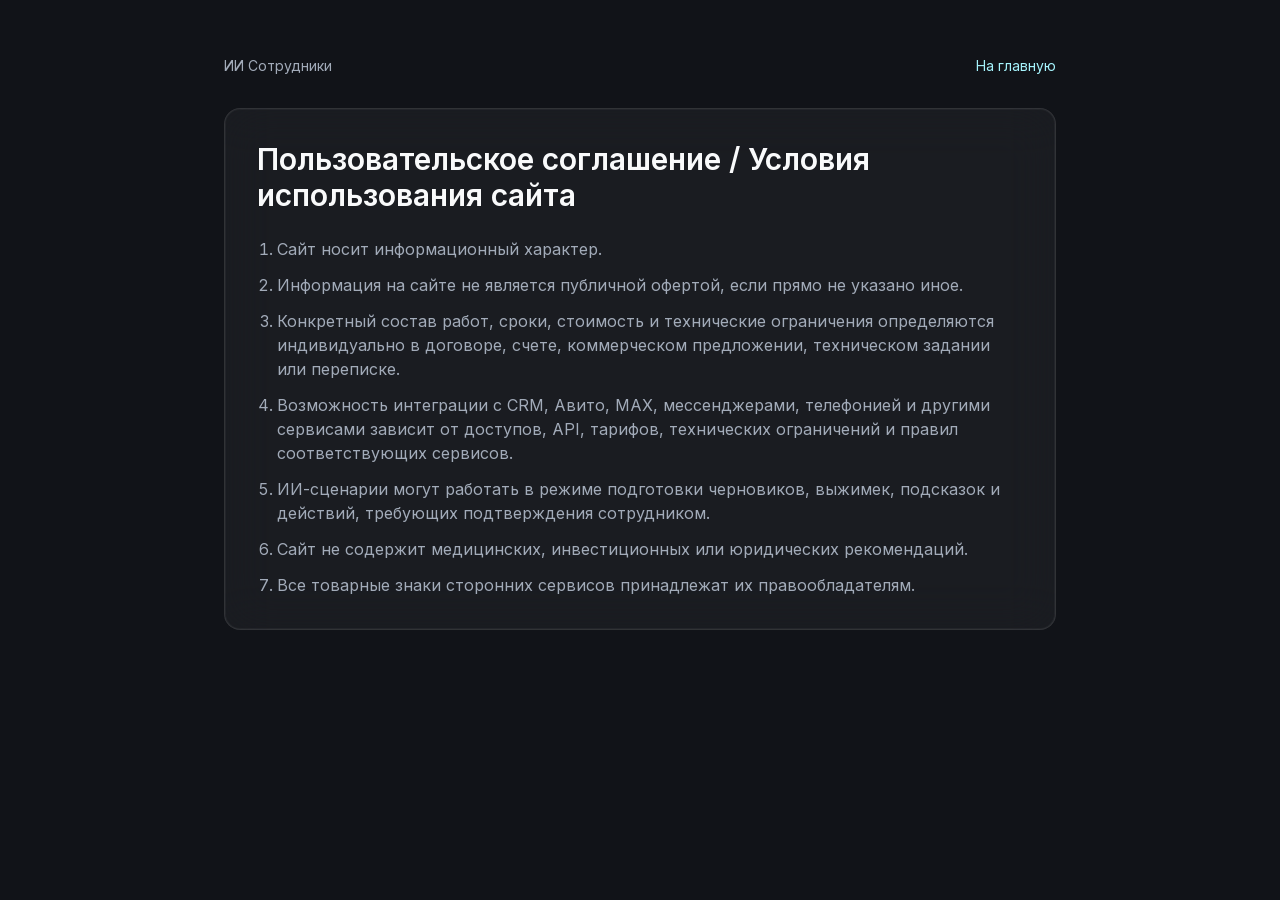
<file: terms.html>
<!DOCTYPE html><!--nRUpgN2Zd7Irsr_Gs1KBL--><html lang="ru" class="dark"><head><meta charSet="utf-8"/><meta name="viewport" content="width=device-width, initial-scale=1"/><link rel="stylesheet" href="/_next/static/css/5454c80ab9baa481.css" data-precedence="next"/><link rel="preload" as="script" fetchPriority="low" href="/_next/static/chunks/webpack-a6b45648326540cb.js"/><script src="/_next/static/chunks/4bd1b696-c023c6e3521b1417.js" async=""></script><script src="/_next/static/chunks/255-6b79f309a27fb98b.js" async=""></script><script src="/_next/static/chunks/main-app-5beaade3ecea9cac.js" async=""></script><script src="/_next/static/chunks/619-ba102abea3e3d0e4.js" async=""></script><script src="/_next/static/chunks/app/terms/page-d5c136c8fcf16715.js" async=""></script><title>ИИ Сотрудники — ИИ-автоматизация продаж, сервиса и бизнес-процессов</title><meta name="description" content="Внедряем ИИ-сотрудников для бизнеса: автоматизация заявок, CRM, мессенджеров, клиентского сервиса, документов, внутренних процессов и аналитики."/><meta name="robots" content="index, follow"/><link rel="canonical" href="https://xn--d1ahabaltgsimn.xn--p1ai"/><meta property="og:title" content="ИИ Сотрудники — ИИ-автоматизация продаж, сервиса и бизнес-процессов"/><meta property="og:description" content="Внедряем ИИ-сотрудников для бизнеса: автоматизация заявок, CRM, мессенджеров, клиентского сервиса, документов, внутренних процессов и аналитики."/><meta property="og:site_name" content="ИИ Сотрудники"/><meta property="og:locale" content="ru_RU"/><meta property="og:type" content="website"/><meta name="twitter:card" content="summary_large_image"/><meta name="twitter:title" content="ИИ Сотрудники — ИИ-автоматизация продаж, сервиса и бизнес-процессов"/><meta name="twitter:description" content="Внедряем ИИ-сотрудников для бизнеса: автоматизация заявок, CRM, мессенджеров, клиентского сервиса, документов, внутренних процессов и аналитики."/><script src="/_next/static/chunks/polyfills-42372ed130431b0a.js" noModule=""></script></head><body class="__variable_fcbcbf __variable_c27a8e min-h-screen font-sans"><div hidden=""><!--$--><!--/$--></div><main class="min-h-screen bg-background text-foreground"><div class="mx-auto max-w-4xl px-4 py-10 sm:px-6 sm:py-14 lg:px-8"><div class="mb-8 flex items-center justify-between gap-4"><p class="text-sm text-muted-foreground">ИИ Сотрудники</p><a class="text-sm text-cyan-200 hover:text-cyan-100" href="/">На главную</a></div><article class="glass rounded-2xl p-6 sm:p-8"><h1 class="text-2xl font-semibold sm:text-3xl">Пользовательское соглашение / Условия использования сайта</h1><div class="mt-6 space-y-5 text-sm leading-relaxed text-muted-foreground sm:text-base"><ol class="list-decimal space-y-3 pl-5"><li>Сайт носит информационный характер.</li><li>Информация на сайте не является публичной офертой, если прямо не указано иное.</li><li>Конкретный состав работ, сроки, стоимость и технические ограничения определяются индивидуально в договоре, счете, коммерческом предложении, техническом задании или переписке.</li><li>Возможность интеграции с CRM, Авито, MAX, мессенджерами, телефонией и другими сервисами зависит от доступов, API, тарифов, технических ограничений и правил соответствующих сервисов.</li><li>ИИ-сценарии могут работать в режиме подготовки черновиков, выжимек, подсказок и действий, требующих подтверждения сотрудником.</li><li>Сайт не содержит медицинских, инвестиционных или юридических рекомендаций.</li><li>Все товарные знаки сторонних сервисов принадлежат их правообладателям.</li></ol></div></article></div></main><!--$--><!--/$--><script src="/_next/static/chunks/webpack-a6b45648326540cb.js" id="_R_" async=""></script><script>(self.__next_f=self.__next_f||[]).push([0])</script><script>self.__next_f.push([1,"1:\"$Sreact.fragment\"\n2:I[9766,[],\"\"]\n3:I[8924,[],\"\"]\n4:I[2619,[\"619\",\"static/chunks/619-ba102abea3e3d0e4.js\",\"66\",\"static/chunks/app/terms/page-d5c136c8fcf16715.js\"],\"\"]\n5:I[4431,[],\"OutletBoundary\"]\n7:I[5278,[],\"AsyncMetadataOutlet\"]\n9:I[4431,[],\"ViewportBoundary\"]\nb:I[4431,[],\"MetadataBoundary\"]\nc:\"$Sreact.suspense\"\ne:I[7150,[],\"\"]\n:HL[\"/_next/static/css/5454c80ab9baa481.css\",\"style\"]\n"])</script><script>self.__next_f.push([1,"0:{\"P\":null,\"b\":\"nRUpgN2Zd7Irsr-Gs1KBL\",\"p\":\"\",\"c\":[\"\",\"terms\"],\"i\":false,\"f\":[[[\"\",{\"children\":[\"terms\",{\"children\":[\"__PAGE__\",{}]}]},\"$undefined\",\"$undefined\",true],[\"\",[\"$\",\"$1\",\"c\",{\"children\":[[[\"$\",\"link\",\"0\",{\"rel\":\"stylesheet\",\"href\":\"/_next/static/css/5454c80ab9baa481.css\",\"precedence\":\"next\",\"crossOrigin\":\"$undefined\",\"nonce\":\"$undefined\"}]],[\"$\",\"html\",null,{\"lang\":\"ru\",\"className\":\"dark\",\"children\":[\"$\",\"body\",null,{\"className\":\"__variable_fcbcbf __variable_c27a8e min-h-screen font-sans\",\"children\":[\"$\",\"$L2\",null,{\"parallelRouterKey\":\"children\",\"error\":\"$undefined\",\"errorStyles\":\"$undefined\",\"errorScripts\":\"$undefined\",\"template\":[\"$\",\"$L3\",null,{}],\"templateStyles\":\"$undefined\",\"templateScripts\":\"$undefined\",\"notFound\":[[[\"$\",\"title\",null,{\"children\":\"404: This page could not be found.\"}],[\"$\",\"div\",null,{\"style\":{\"fontFamily\":\"system-ui,\\\"Segoe UI\\\",Roboto,Helvetica,Arial,sans-serif,\\\"Apple Color Emoji\\\",\\\"Segoe UI Emoji\\\"\",\"height\":\"100vh\",\"textAlign\":\"center\",\"display\":\"flex\",\"flexDirection\":\"column\",\"alignItems\":\"center\",\"justifyContent\":\"center\"},\"children\":[\"$\",\"div\",null,{\"children\":[[\"$\",\"style\",null,{\"dangerouslySetInnerHTML\":{\"__html\":\"body{color:#000;background:#fff;margin:0}.next-error-h1{border-right:1px solid rgba(0,0,0,.3)}@media (prefers-color-scheme:dark){body{color:#fff;background:#000}.next-error-h1{border-right:1px solid rgba(255,255,255,.3)}}\"}}],[\"$\",\"h1\",null,{\"className\":\"next-error-h1\",\"style\":{\"display\":\"inline-block\",\"margin\":\"0 20px 0 0\",\"padding\":\"0 23px 0 0\",\"fontSize\":24,\"fontWeight\":500,\"verticalAlign\":\"top\",\"lineHeight\":\"49px\"},\"children\":404}],[\"$\",\"div\",null,{\"style\":{\"display\":\"inline-block\"},\"children\":[\"$\",\"h2\",null,{\"style\":{\"fontSize\":14,\"fontWeight\":400,\"lineHeight\":\"49px\",\"margin\":0},\"children\":\"This page could not be found.\"}]}]]}]}]],[]],\"forbidden\":\"$undefined\",\"unauthorized\":\"$undefined\"}]}]}]]}],{\"children\":[\"terms\",[\"$\",\"$1\",\"c\",{\"children\":[null,[\"$\",\"$L2\",null,{\"parallelRouterKey\":\"children\",\"error\":\"$undefined\",\"errorStyles\":\"$undefined\",\"errorScripts\":\"$undefined\",\"template\":[\"$\",\"$L3\",null,{}],\"templateStyles\":\"$undefined\",\"templateScripts\":\"$undefined\",\"notFound\":\"$undefined\",\"forbidden\":\"$undefined\",\"unauthorized\":\"$undefined\"}]]}],{\"children\":[\"__PAGE__\",[\"$\",\"$1\",\"c\",{\"children\":[[\"$\",\"main\",null,{\"className\":\"min-h-screen bg-background text-foreground\",\"children\":[\"$\",\"div\",null,{\"className\":\"mx-auto max-w-4xl px-4 py-10 sm:px-6 sm:py-14 lg:px-8\",\"children\":[[\"$\",\"div\",null,{\"className\":\"mb-8 flex items-center justify-between gap-4\",\"children\":[[\"$\",\"p\",null,{\"className\":\"text-sm text-muted-foreground\",\"children\":\"ИИ Сотрудники\"}],[\"$\",\"$L4\",null,{\"href\":\"/\",\"className\":\"text-sm text-cyan-200 hover:text-cyan-100\",\"children\":\"На главную\"}]]}],[\"$\",\"article\",null,{\"className\":\"glass rounded-2xl p-6 sm:p-8\",\"children\":[[\"$\",\"h1\",null,{\"className\":\"text-2xl font-semibold sm:text-3xl\",\"children\":\"Пользовательское соглашение / Условия использования сайта\"}],[\"$\",\"div\",null,{\"className\":\"mt-6 space-y-5 text-sm leading-relaxed text-muted-foreground sm:text-base\",\"children\":[\"$\",\"ol\",null,{\"className\":\"list-decimal space-y-3 pl-5\",\"children\":[[\"$\",\"li\",null,{\"children\":\"Сайт носит информационный характер.\"}],[\"$\",\"li\",null,{\"children\":\"Информация на сайте не является публичной офертой, если прямо не указано иное.\"}],[\"$\",\"li\",null,{\"children\":\"Конкретный состав работ, сроки, стоимость и технические ограничения определяются индивидуально в договоре, счете, коммерческом предложении, техническом задании или переписке.\"}],[\"$\",\"li\",null,{\"children\":\"Возможность интеграции с CRM, Авито, MAX, мессенджерами, телефонией и другими сервисами зависит от доступов, API, тарифов, технических ограничений и правил соответствующих сервисов.\"}],[\"$\",\"li\",null,{\"children\":\"ИИ-сценарии могут работать в режиме подготовки черновиков, выжимек, подсказок и действий, требующих подтверждения сотрудником.\"}],[\"$\",\"li\",null,{\"children\":\"Сайт не содержит медицинских, инвестиционных или юридических рекомендаций.\"}],[\"$\",\"li\",null,{\"children\":\"Все товарные знаки сторонних сервисов принадлежат их правообладателям.\"}]]}]}]]}]]}]}],null,[\"$\",\"$L5\",null,{\"children\":[\"$L6\",[\"$\",\"$L7\",null,{\"promise\":\"$@8\"}]]}]]}],{},null,false]},null,false]},null,false],[\"$\",\"$1\",\"h\",{\"children\":[null,[[\"$\",\"$L9\",null,{\"children\":\"$La\"}],null],[\"$\",\"$Lb\",null,{\"children\":[\"$\",\"div\",null,{\"hidden\":true,\"children\":[\"$\",\"$c\",null,{\"fallback\":null,\"children\":\"$Ld\"}]}]}]]}],false]],\"m\":\"$undefined\",\"G\":[\"$e\",[]],\"s\":false,\"S\":true}\n"])</script><script>self.__next_f.push([1,"a:[[\"$\",\"meta\",\"0\",{\"charSet\":\"utf-8\"}],[\"$\",\"meta\",\"1\",{\"name\":\"viewport\",\"content\":\"width=device-width, initial-scale=1\"}]]\n6:null\n"])</script><script>self.__next_f.push([1,"8:{\"metadata\":[[\"$\",\"title\",\"0\",{\"children\":\"ИИ Сотрудники — ИИ-автоматизация продаж, сервиса и бизнес-процессов\"}],[\"$\",\"meta\",\"1\",{\"name\":\"description\",\"content\":\"Внедряем ИИ-сотрудников для бизнеса: автоматизация заявок, CRM, мессенджеров, клиентского сервиса, документов, внутренних процессов и аналитики.\"}],[\"$\",\"meta\",\"2\",{\"name\":\"robots\",\"content\":\"index, follow\"}],[\"$\",\"link\",\"3\",{\"rel\":\"canonical\",\"href\":\"https://xn--d1ahabaltgsimn.xn--p1ai\"}],[\"$\",\"meta\",\"4\",{\"property\":\"og:title\",\"content\":\"ИИ Сотрудники — ИИ-автоматизация продаж, сервиса и бизнес-процессов\"}],[\"$\",\"meta\",\"5\",{\"property\":\"og:description\",\"content\":\"Внедряем ИИ-сотрудников для бизнеса: автоматизация заявок, CRM, мессенджеров, клиентского сервиса, документов, внутренних процессов и аналитики.\"}],[\"$\",\"meta\",\"6\",{\"property\":\"og:site_name\",\"content\":\"ИИ Сотрудники\"}],[\"$\",\"meta\",\"7\",{\"property\":\"og:locale\",\"content\":\"ru_RU\"}],[\"$\",\"meta\",\"8\",{\"property\":\"og:type\",\"content\":\"website\"}],[\"$\",\"meta\",\"9\",{\"name\":\"twitter:card\",\"content\":\"summary_large_image\"}],[\"$\",\"meta\",\"10\",{\"name\":\"twitter:title\",\"content\":\"ИИ Сотрудники — ИИ-автоматизация продаж, сервиса и бизнес-процессов\"}],[\"$\",\"meta\",\"11\",{\"name\":\"twitter:description\",\"content\":\"Внедряем ИИ-сотрудников для бизнеса: автоматизация заявок, CRM, мессенджеров, клиентского сервиса, документов, внутренних процессов и аналитики.\"}]],\"error\":null,\"digest\":\"$undefined\"}\n"])</script><script>self.__next_f.push([1,"d:\"$8:metadata\"\n"])</script></body></html>
</file>
<file: _next/static/css/5454c80ab9baa481.css>
@font-face{font-family:Inter;font-style:normal;font-weight:100 900;font-display:swap;src:url(/_next/static/media/ba9851c3c22cd980-s.woff2) format("woff2");unicode-range:u+0460-052f,u+1c80-1c8a,u+20b4,u+2de0-2dff,u+a640-a69f,u+fe2e-fe2f}@font-face{font-family:Inter;font-style:normal;font-weight:100 900;font-display:swap;src:url(/_next/static/media/21350d82a1f187e9-s.p.woff2) format("woff2");unicode-range:u+0301,u+0400-045f,u+0490-0491,u+04b0-04b1,u+2116}@font-face{font-family:Inter;font-style:normal;font-weight:100 900;font-display:swap;src:url(/_next/static/media/c5fe6dc8356a8c31-s.woff2) format("woff2");unicode-range:u+1f??}@font-face{font-family:Inter;font-style:normal;font-weight:100 900;font-display:swap;src:url(/_next/static/media/19cfc7226ec3afaa-s.woff2) format("woff2");unicode-range:u+0370-0377,u+037a-037f,u+0384-038a,u+038c,u+038e-03a1,u+03a3-03ff}@font-face{font-family:Inter;font-style:normal;font-weight:100 900;font-display:swap;src:url(/_next/static/media/df0a9ae256c0569c-s.woff2) format("woff2");unicode-range:u+0102-0103,u+0110-0111,u+0128-0129,u+0168-0169,u+01a0-01a1,u+01af-01b0,u+0300-0301,u+0303-0304,u+0308-0309,u+0323,u+0329,u+1ea0-1ef9,u+20ab}@font-face{font-family:Inter;font-style:normal;font-weight:100 900;font-display:swap;src:url(/_next/static/media/8e9860b6e62d6359-s.woff2) format("woff2");unicode-range:u+0100-02ba,u+02bd-02c5,u+02c7-02cc,u+02ce-02d7,u+02dd-02ff,u+0304,u+0308,u+0329,u+1d00-1dbf,u+1e00-1e9f,u+1ef2-1eff,u+2020,u+20a0-20ab,u+20ad-20c0,u+2113,u+2c60-2c7f,u+a720-a7ff}@font-face{font-family:Inter;font-style:normal;font-weight:100 900;font-display:swap;src:url(/_next/static/media/e4af272ccee01ff0-s.p.woff2) format("woff2");unicode-range:u+00??,u+0131,u+0152-0153,u+02bb-02bc,u+02c6,u+02da,u+02dc,u+0304,u+0308,u+0329,u+2000-206f,u+20ac,u+2122,u+2191,u+2193,u+2212,u+2215,u+feff,u+fffd}@font-face{font-family:Inter Fallback;src:local("Arial");ascent-override:90.44%;descent-override:22.52%;line-gap-override:0.00%;size-adjust:107.12%}.__className_fcbcbf{font-family:Inter,Inter Fallback;font-style:normal}.__variable_fcbcbf{--font-geist-sans:"Inter","Inter Fallback"}@font-face{font-family:Geist Mono;font-style:normal;font-weight:100 900;font-display:swap;src:url(/_next/static/media/9610d9e46709d722-s.woff2) format("woff2");unicode-range:u+0301,u+0400-045f,u+0490-0491,u+04b0-04b1,u+2116}@font-face{font-family:Geist Mono;font-style:normal;font-weight:100 900;font-display:swap;src:url(/_next/static/media/747892c23ea88013-s.p.woff2) format("woff2");unicode-range:u+0100-02ba,u+02bd-02c5,u+02c7-02cc,u+02ce-02d7,u+02dd-02ff,u+0304,u+0308,u+0329,u+1d00-1dbf,u+1e00-1e9f,u+1ef2-1eff,u+2020,u+20a0-20ab,u+20ad-20c0,u+2113,u+2c60-2c7f,u+a720-a7ff}@font-face{font-family:Geist Mono;font-style:normal;font-weight:100 900;font-display:swap;src:url(/_next/static/media/93f479601ee12b01-s.p.woff2) format("woff2");unicode-range:u+00??,u+0131,u+0152-0153,u+02bb-02bc,u+02c6,u+02da,u+02dc,u+0304,u+0308,u+0329,u+2000-206f,u+20ac,u+2122,u+2191,u+2193,u+2212,u+2215,u+feff,u+fffd}@font-face{font-family:Geist Mono Fallback;src:local("Arial");ascent-override:74.67%;descent-override:21.92%;line-gap-override:0.00%;size-adjust:134.59%}.__className_c27a8e{font-family:Geist Mono,Geist Mono Fallback;font-style:normal}.__variable_c27a8e{--font-geist-mono:"Geist Mono","Geist Mono Fallback"}*,:after,:before{--tw-border-spacing-x:0;--tw-border-spacing-y:0;--tw-translate-x:0;--tw-translate-y:0;--tw-rotate:0;--tw-skew-x:0;--tw-skew-y:0;--tw-scale-x:1;--tw-scale-y:1;--tw-pan-x: ;--tw-pan-y: ;--tw-pinch-zoom: ;--tw-scroll-snap-strictness:proximity;--tw-gradient-from-position: ;--tw-gradient-via-position: ;--tw-gradient-to-position: ;--tw-ordinal: ;--tw-slashed-zero: ;--tw-numeric-figure: ;--tw-numeric-spacing: ;--tw-numeric-fraction: ;--tw-ring-inset: ;--tw-ring-offset-width:0px;--tw-ring-offset-color:#fff;--tw-ring-color:rgb(59 130 246/0.5);--tw-ring-offset-shadow:0 0 #0000;--tw-ring-shadow:0 0 #0000;--tw-shadow:0 0 #0000;--tw-shadow-colored:0 0 #0000;--tw-blur: ;--tw-brightness: ;--tw-contrast: ;--tw-grayscale: ;--tw-hue-rotate: ;--tw-invert: ;--tw-saturate: ;--tw-sepia: ;--tw-drop-shadow: ;--tw-backdrop-blur: ;--tw-backdrop-brightness: ;--tw-backdrop-contrast: ;--tw-backdrop-grayscale: ;--tw-backdrop-hue-rotate: ;--tw-backdrop-invert: ;--tw-backdrop-opacity: ;--tw-backdrop-saturate: ;--tw-backdrop-sepia: ;--tw-contain-size: ;--tw-contain-layout: ;--tw-contain-paint: ;--tw-contain-style: }::backdrop{--tw-border-spacing-x:0;--tw-border-spacing-y:0;--tw-translate-x:0;--tw-translate-y:0;--tw-rotate:0;--tw-skew-x:0;--tw-skew-y:0;--tw-scale-x:1;--tw-scale-y:1;--tw-pan-x: ;--tw-pan-y: ;--tw-pinch-zoom: ;--tw-scroll-snap-strictness:proximity;--tw-gradient-from-position: ;--tw-gradient-via-position: ;--tw-gradient-to-position: ;--tw-ordinal: ;--tw-slashed-zero: ;--tw-numeric-figure: ;--tw-numeric-spacing: ;--tw-numeric-fraction: ;--tw-ring-inset: ;--tw-ring-offset-width:0px;--tw-ring-offset-color:#fff;--tw-ring-color:rgb(59 130 246/0.5);--tw-ring-offset-shadow:0 0 #0000;--tw-ring-shadow:0 0 #0000;--tw-shadow:0 0 #0000;--tw-shadow-colored:0 0 #0000;--tw-blur: ;--tw-brightness: ;--tw-contrast: ;--tw-grayscale: ;--tw-hue-rotate: ;--tw-invert: ;--tw-saturate: ;--tw-sepia: ;--tw-drop-shadow: ;--tw-backdrop-blur: ;--tw-backdrop-brightness: ;--tw-backdrop-contrast: ;--tw-backdrop-grayscale: ;--tw-backdrop-hue-rotate: ;--tw-backdrop-invert: ;--tw-backdrop-opacity: ;--tw-backdrop-saturate: ;--tw-backdrop-sepia: ;--tw-contain-size: ;--tw-contain-layout: ;--tw-contain-paint: ;--tw-contain-style: }/*
! tailwindcss v3.4.19 | MIT License | https://tailwindcss.com
*/*,:after,:before{box-sizing:border-box;border:0 solid #e5e7eb}:after,:before{--tw-content:""}:host,html{line-height:1.5;-webkit-text-size-adjust:100%;-moz-tab-size:4;-o-tab-size:4;tab-size:4;font-family:var(--font-geist-sans),system-ui,sans-serif;font-feature-settings:normal;font-variation-settings:normal;-webkit-tap-highlight-color:transparent}body{margin:0;line-height:inherit}hr{height:0;color:inherit;border-top-width:1px}abbr:where([title]){-webkit-text-decoration:underline dotted;text-decoration:underline dotted}h1,h2,h3,h4,h5,h6{font-size:inherit;font-weight:inherit}a{color:inherit;text-decoration:inherit}b,strong{font-weight:bolder}code,kbd,pre,samp{font-family:var(--font-geist-mono),monospace;font-feature-settings:normal;font-variation-settings:normal;font-size:1em}small{font-size:80%}sub,sup{font-size:75%;line-height:0;position:relative;vertical-align:baseline}sub{bottom:-.25em}sup{top:-.5em}table{text-indent:0;border-color:inherit;border-collapse:collapse}button,input,optgroup,select,textarea{font-family:inherit;font-feature-settings:inherit;font-variation-settings:inherit;font-size:100%;font-weight:inherit;line-height:inherit;letter-spacing:inherit;color:inherit;margin:0;padding:0}button,select{text-transform:none}button,input:where([type=button]),input:where([type=reset]),input:where([type=submit]){-webkit-appearance:button;background-color:transparent;background-image:none}:-moz-focusring{outline:auto}:-moz-ui-invalid{box-shadow:none}progress{vertical-align:baseline}::-webkit-inner-spin-button,::-webkit-outer-spin-button{height:auto}[type=search]{-webkit-appearance:textfield;outline-offset:-2px}::-webkit-search-decoration{-webkit-appearance:none}::-webkit-file-upload-button{-webkit-appearance:button;font:inherit}summary{display:list-item}blockquote,dd,dl,figure,h1,h2,h3,h4,h5,h6,hr,p,pre{margin:0}fieldset{margin:0}fieldset,legend{padding:0}menu,ol,ul{list-style:none;margin:0;padding:0}dialog{padding:0}textarea{resize:vertical}input::-moz-placeholder,textarea::-moz-placeholder{opacity:1;color:#9ca3af}input::placeholder,textarea::placeholder{opacity:1;color:#9ca3af}[role=button],button{cursor:pointer}:disabled{cursor:default}audio,canvas,embed,iframe,img,object,svg,video{display:block;vertical-align:middle}img,video{max-width:100%;height:auto}[hidden]:where(:not([hidden=until-found])){display:none}:root{--background:222 18% 8%;--foreground:210 20% 98%;--card:222 16% 11%;--card-foreground:210 20% 98%;--muted:220 12% 18%;--muted-foreground:215 14% 68%;--accent:188 94% 43%;--accent-foreground:222 18% 8%;--primary:262 83% 58%;--primary-foreground:210 20% 98%;--secondary:220 12% 16%;--secondary-foreground:210 20% 96%;--border:220 12% 20%;--input:220 12% 20%;--ring:188 94% 43%;--destructive:0 72% 51%;--destructive-foreground:210 20% 98%;--radius:0.75rem}*{border-color:hsl(var(--border))}html{scroll-behavior:smooth;overflow-x:hidden}@media (prefers-reduced-motion:reduce){html{scroll-behavior:auto}}body{background-color:hsl(var(--background));color:hsl(var(--foreground));-webkit-font-smoothing:antialiased;-moz-osx-font-smoothing:grayscale;overflow-x:hidden}.sr-only{position:absolute;width:1px;height:1px;padding:0;margin:-1px;overflow:hidden;clip:rect(0,0,0,0);white-space:nowrap;border-width:0}.pointer-events-none{pointer-events:none}.fixed{position:fixed}.absolute{position:absolute}.relative{position:relative}.sticky{position:sticky}.-inset-4{inset:-1rem}.inset-0{inset:0}.inset-y-0{top:0;bottom:0}.-left-10{left:-2.5rem}.-left-32{left:-8rem}.-right-10{right:-2.5rem}.-right-2{right:-.5rem}.-right-24{right:-6rem}.bottom-0{bottom:0}.bottom-2{bottom:.5rem}.left-0{left:0}.left-\[18px\]{left:18px}.right-0{right:0}.right-4{right:1rem}.top-0{top:0}.top-1\/2{top:50%}.top-2{top:.5rem}.top-4{top:1rem}.top-\[22px\]{top:22px}.-z-10{z-index:-10}.z-10{z-index:10}.z-40{z-index:40}.z-50{z-index:50}.-mx-1{margin-left:-.25rem;margin-right:-.25rem}.mx-auto{margin-left:auto;margin-right:auto}.mb-2{margin-bottom:.5rem}.mb-4{margin-bottom:1rem}.mb-8{margin-bottom:2rem}.mt-0\.5{margin-top:.125rem}.mt-1{margin-top:.25rem}.mt-1\.5{margin-top:.375rem}.mt-10{margin-top:2.5rem}.mt-12{margin-top:3rem}.mt-14{margin-top:3.5rem}.mt-2{margin-top:.5rem}.mt-3{margin-top:.75rem}.mt-4{margin-top:1rem}.mt-5{margin-top:1.25rem}.mt-6{margin-top:1.5rem}.mt-8{margin-top:2rem}.mt-auto{margin-top:auto}.flex{display:flex}.inline-flex{display:inline-flex}.grid{display:grid}.hidden{display:none}.h-1{height:.25rem}.h-1\.5{height:.375rem}.h-10{height:2.5rem}.h-11{height:2.75rem}.h-12{height:3rem}.h-16{height:4rem}.h-3{height:.75rem}.h-4{height:1rem}.h-40{height:10rem}.h-5{height:1.25rem}.h-6{height:1.5rem}.h-9{height:2.25rem}.h-\[380px\]{height:380px}.h-\[420px\]{height:420px}.h-full{height:100%}.h-px{height:1px}.min-h-\[100px\]{min-height:100px}.min-h-\[140px\]{min-height:140px}.min-h-\[90px\]{min-height:90px}.min-h-screen{min-height:100vh}.w-1{width:.25rem}.w-1\.5{width:.375rem}.w-10{width:2.5rem}.w-11{width:2.75rem}.w-12{width:3rem}.w-3{width:.75rem}.w-4{width:1rem}.w-40{width:10rem}.w-5{width:1.25rem}.w-6{width:1.5rem}.w-9{width:2.25rem}.w-\[380px\]{width:380px}.w-\[420px\]{width:420px}.w-full{width:100%}.w-px{width:1px}.max-w-3xl{max-width:48rem}.max-w-4xl{max-width:56rem}.max-w-6xl{max-width:72rem}.max-w-\[36rem\]{max-width:36rem}.max-w-\[40rem\]{max-width:40rem}.max-w-full{max-width:100%}.max-w-md{max-width:28rem}.max-w-sm{max-width:24rem}.max-w-xl{max-width:36rem}.flex-1{flex:1 1 0%}.shrink-0{flex-shrink:0}.-translate-y-1\/2{--tw-translate-y:-50%;transform:translate(var(--tw-translate-x),var(--tw-translate-y)) rotate(var(--tw-rotate)) skewX(var(--tw-skew-x)) skewY(var(--tw-skew-y)) scaleX(var(--tw-scale-x)) scaleY(var(--tw-scale-y))}@keyframes glow{0%,to{opacity:.45;transform:scale(1)}50%{opacity:.75;transform:scale(1.03)}}.animate-glow{animation:glow 8s ease-in-out infinite}.cursor-pointer{cursor:pointer}.list-decimal{list-style-type:decimal}.list-disc{list-style-type:disc}.grid-cols-1{grid-template-columns:repeat(1,minmax(0,1fr))}.flex-col{flex-direction:column}.flex-wrap{flex-wrap:wrap}.items-start{align-items:flex-start}.items-center{align-items:center}.justify-center{justify-content:center}.justify-between{justify-content:space-between}.gap-1{gap:.25rem}.gap-10{gap:2.5rem}.gap-12{gap:3rem}.gap-2{gap:.5rem}.gap-3{gap:.75rem}.gap-4{gap:1rem}.gap-5{gap:1.25rem}.gap-6{gap:1.5rem}.gap-8{gap:2rem}.space-y-1>:not([hidden])~:not([hidden]){--tw-space-y-reverse:0;margin-top:calc(.25rem * calc(1 - var(--tw-space-y-reverse)));margin-bottom:calc(.25rem * var(--tw-space-y-reverse))}.space-y-2>:not([hidden])~:not([hidden]){--tw-space-y-reverse:0;margin-top:calc(.5rem * calc(1 - var(--tw-space-y-reverse)));margin-bottom:calc(.5rem * var(--tw-space-y-reverse))}.space-y-3>:not([hidden])~:not([hidden]){--tw-space-y-reverse:0;margin-top:calc(.75rem * calc(1 - var(--tw-space-y-reverse)));margin-bottom:calc(.75rem * var(--tw-space-y-reverse))}.space-y-4>:not([hidden])~:not([hidden]){--tw-space-y-reverse:0;margin-top:calc(1rem * calc(1 - var(--tw-space-y-reverse)));margin-bottom:calc(1rem * var(--tw-space-y-reverse))}.space-y-5>:not([hidden])~:not([hidden]){--tw-space-y-reverse:0;margin-top:calc(1.25rem * calc(1 - var(--tw-space-y-reverse)));margin-bottom:calc(1.25rem * var(--tw-space-y-reverse))}.overflow-hidden{overflow:hidden}.overflow-x-auto{overflow-x:auto}.overflow-x-hidden{overflow-x:hidden}.whitespace-nowrap{white-space:nowrap}.text-balance{text-wrap:balance}.text-pretty{text-wrap:pretty}.rounded{border-radius:.25rem}.rounded-2xl{border-radius:1rem}.rounded-3xl{border-radius:1.5rem}.rounded-full{border-radius:9999px}.rounded-lg{border-radius:var(--radius)}.rounded-md{border-radius:calc(var(--radius) - 2px)}.rounded-sm{border-radius:calc(var(--radius) - 4px)}.rounded-xl{border-radius:.75rem}.border{border-width:1px}.border-b{border-bottom-width:1px}.border-l{border-left-width:1px}.border-t{border-top-width:1px}.border-cyan-400\/10{border-color:rgb(34 211 238/.1)}.border-cyan-400\/20{border-color:rgb(34 211 238/.2)}.border-cyan-400\/25{border-color:rgb(34 211 238/.25)}.border-cyan-400\/30{border-color:rgb(34 211 238/.3)}.border-cyan-400\/35{border-color:rgb(34 211 238/.35)}.border-cyan-400\/40{border-color:rgb(34 211 238/.4)}.border-input{border-color:hsl(var(--input))}.border-transparent{border-color:transparent}.border-white\/10{border-color:rgb(255 255 255/.1)}.border-white\/15{border-color:rgb(255 255 255/.15)}.border-white\/20{border-color:rgb(255 255 255/.2)}.bg-\[hsl\(222_18\%_10\%\)\]{--tw-bg-opacity:1;background-color:hsl(222 18% 10%/var(--tw-bg-opacity,1))}.bg-\[hsl\(222_18\%_8\%\/0\.72\)\]{background-color:hsl(222 18% 8%/.72)}.bg-\[hsl\(222_18\%_9\%\)\]{--tw-bg-opacity:1;background-color:hsl(222 18% 9%/var(--tw-bg-opacity,1))}.bg-background{background-color:hsl(var(--background))}.bg-black\/20{background-color:rgb(0 0 0/.2)}.bg-black\/25{background-color:rgb(0 0 0/.25)}.bg-black\/30{background-color:rgb(0 0 0/.3)}.bg-black\/70{background-color:rgb(0 0 0/.7)}.bg-cyan-300\/80{background-color:rgb(103 232 249/.8)}.bg-cyan-400{--tw-bg-opacity:1;background-color:rgb(34 211 238/var(--tw-bg-opacity,1))}.bg-cyan-400\/80{background-color:rgb(34 211 238/.8)}.bg-cyan-500\/10{background-color:rgb(6 182 212/.1)}.bg-cyan-500\/15{background-color:rgb(6 182 212/.15)}.bg-destructive{background-color:hsl(var(--destructive))}.bg-primary{background-color:hsl(var(--primary))}.bg-secondary{background-color:hsl(var(--secondary))}.bg-transparent{background-color:transparent}.bg-violet-400\/80{background-color:rgb(167 139 250/.8)}.bg-violet-600\/20{background-color:rgb(124 58 237/.2)}.bg-white\/5{background-color:rgb(255 255 255/.05)}.bg-white\/\[0\.02\]{background-color:rgb(255 255 255/.02)}.bg-white\/\[0\.03\]{background-color:rgb(255 255 255/.03)}.bg-white\/\[0\.04\]{background-color:rgb(255 255 255/.04)}.bg-\[radial-gradient\(ellipse_80\%_50\%_at_50\%_-20\%\2c rgba\(120\2c 119\2c 198\2c 0\.22\)\2c transparent\)\]{background-image:radial-gradient(ellipse 80% 50% at 50% -20%,rgba(120,119,198,.22),transparent)}.bg-\[radial-gradient\(ellipse_at_top\2c _rgba\(255\2c 255\2c 255\2c 0\.06\)\2c _transparent_55\%\)\]{background-image:radial-gradient(ellipse at top,rgba(255,255,255,.06),transparent 55%)}.bg-gradient-to-b{background-image:linear-gradient(to bottom,var(--tw-gradient-stops))}.bg-gradient-to-br{background-image:linear-gradient(to bottom right,var(--tw-gradient-stops))}.bg-gradient-to-r{background-image:linear-gradient(to right,var(--tw-gradient-stops))}.from-cyan-400\/35{--tw-gradient-from:rgb(34 211 238/0.35) var(--tw-gradient-from-position);--tw-gradient-to:rgb(34 211 238/0) var(--tw-gradient-to-position);--tw-gradient-stops:var(--tw-gradient-from),var(--tw-gradient-to)}.from-cyan-500\/10{--tw-gradient-from:rgb(6 182 212/0.1) var(--tw-gradient-from-position);--tw-gradient-to:rgb(6 182 212/0) var(--tw-gradient-to-position);--tw-gradient-stops:var(--tw-gradient-from),var(--tw-gradient-to)}.from-cyan-500\/15{--tw-gradient-from:rgb(6 182 212/0.15) var(--tw-gradient-from-position);--tw-gradient-to:rgb(6 182 212/0) var(--tw-gradient-to-position);--tw-gradient-stops:var(--tw-gradient-from),var(--tw-gradient-to)}.from-cyan-500\/20{--tw-gradient-from:rgb(6 182 212/0.2) var(--tw-gradient-from-position);--tw-gradient-to:rgb(6 182 212/0) var(--tw-gradient-to-position);--tw-gradient-stops:var(--tw-gradient-from),var(--tw-gradient-to)}.from-transparent{--tw-gradient-from:transparent var(--tw-gradient-from-position);--tw-gradient-to:rgb(0 0 0/0) var(--tw-gradient-to-position);--tw-gradient-stops:var(--tw-gradient-from),var(--tw-gradient-to)}.from-white\/\[0\.06\]{--tw-gradient-from:rgb(255 255 255/0.06) var(--tw-gradient-from-position);--tw-gradient-to:rgb(255 255 255/0) var(--tw-gradient-to-position);--tw-gradient-stops:var(--tw-gradient-from),var(--tw-gradient-to)}.via-cyan-400\/35{--tw-gradient-to:rgb(34 211 238/0) var(--tw-gradient-to-position);--tw-gradient-stops:var(--tw-gradient-from),rgb(34 211 238/0.35) var(--tw-gradient-via-position),var(--tw-gradient-to)}.via-transparent{--tw-gradient-to:rgb(0 0 0/0) var(--tw-gradient-to-position);--tw-gradient-stops:var(--tw-gradient-from),transparent var(--tw-gradient-via-position),var(--tw-gradient-to)}.via-violet-500\/20{--tw-gradient-to:rgb(139 92 246/0) var(--tw-gradient-to-position);--tw-gradient-stops:var(--tw-gradient-from),rgb(139 92 246/0.2) var(--tw-gradient-via-position),var(--tw-gradient-to)}.via-violet-500\/25{--tw-gradient-to:rgb(139 92 246/0) var(--tw-gradient-to-position);--tw-gradient-stops:var(--tw-gradient-from),rgb(139 92 246/0.25) var(--tw-gradient-via-position),var(--tw-gradient-to)}.to-fuchsia-500\/20{--tw-gradient-to:rgb(217 70 239/0.2) var(--tw-gradient-to-position)}.to-transparent{--tw-gradient-to:transparent var(--tw-gradient-to-position)}.to-violet-600\/15{--tw-gradient-to:rgb(124 58 237/0.15) var(--tw-gradient-to-position)}.to-violet-600\/20{--tw-gradient-to:rgb(124 58 237/0.2) var(--tw-gradient-to-position)}.to-violet-600\/25{--tw-gradient-to:rgb(124 58 237/0.25) var(--tw-gradient-to-position)}.p-3{padding:.75rem}.p-4{padding:1rem}.p-5{padding:1.25rem}.p-6{padding:1.5rem}.px-1{padding-left:.25rem;padding-right:.25rem}.px-2{padding-left:.5rem;padding-right:.5rem}.px-3{padding-left:.75rem;padding-right:.75rem}.px-4{padding-left:1rem;padding-right:1rem}.px-8{padding-left:2rem;padding-right:2rem}.py-1{padding-top:.25rem;padding-bottom:.25rem}.py-1\.5{padding-top:.375rem;padding-bottom:.375rem}.py-10{padding-top:2.5rem;padding-bottom:2.5rem}.py-14{padding-top:3.5rem;padding-bottom:3.5rem}.py-2{padding-top:.5rem;padding-bottom:.5rem}.py-20{padding-top:5rem;padding-bottom:5rem}.py-3{padding-top:.75rem;padding-bottom:.75rem}.py-4{padding-top:1rem;padding-bottom:1rem}.pb-1{padding-bottom:.25rem}.pb-16{padding-bottom:4rem}.pb-4{padding-bottom:1rem}.pl-1{padding-left:.25rem}.pl-5{padding-left:1.25rem}.pt-0{padding-top:0}.pt-10{padding-top:2.5rem}.pt-4{padding-top:1rem}.pt-6{padding-top:1.5rem}.text-left{text-align:left}.text-center{text-align:center}.font-sans{font-family:var(--font-geist-sans),system-ui,sans-serif}.text-2xl{font-size:1.5rem;line-height:2rem}.text-3xl{font-size:1.875rem;line-height:2.25rem}.text-\[10px\]{font-size:10px}.text-\[11px\]{font-size:11px}.text-base{font-size:1rem;line-height:1.5rem}.text-lg{font-size:1.125rem;line-height:1.75rem}.text-sm{font-size:.875rem;line-height:1.25rem}.text-xl{font-size:1.25rem;line-height:1.75rem}.text-xs{font-size:.75rem;line-height:1rem}.font-bold{font-weight:700}.font-medium{font-weight:500}.font-semibold{font-weight:600}.uppercase{text-transform:uppercase}.leading-none{line-height:1}.leading-relaxed{line-height:1.625}.tracking-\[0\.18em\]{letter-spacing:.18em}.tracking-\[0\.2em\]{letter-spacing:.2em}.tracking-tight{letter-spacing:-.025em}.tracking-wide{letter-spacing:.025em}.tracking-wider{letter-spacing:.05em}.text-cyan-100{--tw-text-opacity:1;color:rgb(207 250 254/var(--tw-text-opacity,1))}.text-cyan-100\/90{color:rgb(207 250 254/.9)}.text-cyan-200{--tw-text-opacity:1;color:rgb(165 243 252/var(--tw-text-opacity,1))}.text-cyan-200\/80{color:rgb(165 243 252/.8)}.text-cyan-200\/90{color:rgb(165 243 252/.9)}.text-cyan-300\/70{color:rgb(103 232 249/.7)}.text-cyan-50{--tw-text-opacity:1;color:rgb(236 254 255/var(--tw-text-opacity,1))}.text-destructive-foreground{color:hsl(var(--destructive-foreground))}.text-foreground{color:hsl(var(--foreground))}.text-muted-foreground{color:hsl(var(--muted-foreground))}.text-muted-foreground\/90{color:hsl(var(--muted-foreground)/.9)}.text-primary{color:hsl(var(--primary))}.text-primary-foreground{color:hsl(var(--primary-foreground))}.text-secondary-foreground{color:hsl(var(--secondary-foreground))}.text-violet-200{--tw-text-opacity:1;color:rgb(221 214 254/var(--tw-text-opacity,1))}.text-white{--tw-text-opacity:1;color:rgb(255 255 255/var(--tw-text-opacity,1))}.text-white\/80{color:rgb(255 255 255/.8)}.text-white\/90{color:rgb(255 255 255/.9)}.text-white\/95{color:rgb(255 255 255/.95)}.underline-offset-4{text-underline-offset:4px}.accent-cyan-400{accent-color:#22d3ee}.opacity-70{opacity:.7}.shadow{--tw-shadow:0 1px 3px 0 rgb(0 0 0/0.1),0 1px 2px -1px rgb(0 0 0/0.1);--tw-shadow-colored:0 1px 3px 0 var(--tw-shadow-color),0 1px 2px -1px var(--tw-shadow-color)}.shadow,.shadow-2xl{box-shadow:var(--tw-ring-offset-shadow,0 0 #0000),var(--tw-ring-shadow,0 0 #0000),var(--tw-shadow)}.shadow-2xl{--tw-shadow:0 25px 50px -12px rgb(0 0 0/0.25);--tw-shadow-colored:0 25px 50px -12px var(--tw-shadow-color)}.shadow-\[0_0_0_1px_rgba\(255\2c 255\2c 255\2c 0\.03\)_inset\]{--tw-shadow:0 0 0 1px rgba(255,255,255,0.03) inset;--tw-shadow-colored:inset 0 0 0 1px var(--tw-shadow-color);box-shadow:var(--tw-ring-offset-shadow,0 0 #0000),var(--tw-ring-shadow,0 0 #0000),var(--tw-shadow)}.shadow-\[0_0_12px_2px_rgba\(34\2c 211\2c 238\2c 0\.55\)\]{--tw-shadow:0 0 12px 2px rgba(34,211,238,0.55);--tw-shadow-colored:0 0 12px 2px var(--tw-shadow-color);box-shadow:var(--tw-ring-offset-shadow,0 0 #0000),var(--tw-ring-shadow,0 0 #0000),var(--tw-shadow)}.shadow-\[0_0_20px_-6px_rgba\(34\2c 211\2c 238\2c 0\.55\)\]{--tw-shadow:0 0 20px -6px rgba(34,211,238,0.55);--tw-shadow-colored:0 0 20px -6px var(--tw-shadow-color);box-shadow:var(--tw-ring-offset-shadow,0 0 #0000),var(--tw-ring-shadow,0 0 #0000),var(--tw-shadow)}.shadow-\[0_0_24px_-4px_rgba\(34\2c 211\2c 238\2c 0\.35\)\]{--tw-shadow:0 0 24px -4px rgba(34,211,238,0.35);--tw-shadow-colored:0 0 24px -4px var(--tw-shadow-color);box-shadow:var(--tw-ring-offset-shadow,0 0 #0000),var(--tw-ring-shadow,0 0 #0000),var(--tw-shadow)}.shadow-\[0_0_40px_-18px_rgba\(34\2c 211\2c 238\2c 0\.35\)\]{--tw-shadow:0 0 40px -18px rgba(34,211,238,0.35);--tw-shadow-colored:0 0 40px -18px var(--tw-shadow-color)}.shadow-\[0_0_40px_-18px_rgba\(34\2c 211\2c 238\2c 0\.35\)\],.shadow-inner{box-shadow:var(--tw-ring-offset-shadow,0 0 #0000),var(--tw-ring-shadow,0 0 #0000),var(--tw-shadow)}.shadow-inner{--tw-shadow:inset 0 2px 4px 0 rgb(0 0 0/0.05);--tw-shadow-colored:inset 0 2px 4px 0 var(--tw-shadow-color)}.shadow-sm{--tw-shadow:0 1px 2px 0 rgb(0 0 0/0.05);--tw-shadow-colored:0 1px 2px 0 var(--tw-shadow-color);box-shadow:var(--tw-ring-offset-shadow,0 0 #0000),var(--tw-ring-shadow,0 0 #0000),var(--tw-shadow)}.outline{outline-style:solid}.ring-offset-background{--tw-ring-offset-color:hsl(var(--background))}.blur-2xl{--tw-blur:blur(40px)}.blur-2xl,.blur-3xl{filter:var(--tw-blur) var(--tw-brightness) var(--tw-contrast) var(--tw-grayscale) var(--tw-hue-rotate) var(--tw-invert) var(--tw-saturate) var(--tw-sepia) var(--tw-drop-shadow)}.blur-3xl{--tw-blur:blur(64px)}.blur-\[110px\]{--tw-blur:blur(110px)}.blur-\[110px\],.blur-\[120px\]{filter:var(--tw-blur) var(--tw-brightness) var(--tw-contrast) var(--tw-grayscale) var(--tw-hue-rotate) var(--tw-invert) var(--tw-saturate) var(--tw-sepia) var(--tw-drop-shadow)}.blur-\[120px\]{--tw-blur:blur(120px)}.backdrop-blur-sm{--tw-backdrop-blur:blur(4px)}.backdrop-blur-sm,.backdrop-blur-xl{backdrop-filter:var(--tw-backdrop-blur) var(--tw-backdrop-brightness) var(--tw-backdrop-contrast) var(--tw-backdrop-grayscale) var(--tw-backdrop-hue-rotate) var(--tw-backdrop-invert) var(--tw-backdrop-opacity) var(--tw-backdrop-saturate) var(--tw-backdrop-sepia)}.backdrop-blur-xl{--tw-backdrop-blur:blur(24px)}.transition{transition-property:color,background-color,border-color,text-decoration-color,fill,stroke,opacity,box-shadow,transform,filter,backdrop-filter;transition-timing-function:cubic-bezier(.4,0,.2,1);transition-duration:.15s}.transition-all{transition-property:all;transition-timing-function:cubic-bezier(.4,0,.2,1);transition-duration:.15s}.transition-colors{transition-property:color,background-color,border-color,text-decoration-color,fill,stroke;transition-timing-function:cubic-bezier(.4,0,.2,1);transition-duration:.15s}.transition-opacity{transition-property:opacity;transition-timing-function:cubic-bezier(.4,0,.2,1);transition-duration:.15s}.transition-shadow{transition-property:box-shadow;transition-timing-function:cubic-bezier(.4,0,.2,1);transition-duration:.15s}.transition-transform{transition-property:transform;transition-timing-function:cubic-bezier(.4,0,.2,1);transition-duration:.15s}.duration-200{transition-duration:.2s}@keyframes enter{0%{opacity:var(--tw-enter-opacity,1);transform:translate3d(var(--tw-enter-translate-x,0),var(--tw-enter-translate-y,0),0) scale3d(var(--tw-enter-scale,1),var(--tw-enter-scale,1),var(--tw-enter-scale,1)) rotate(var(--tw-enter-rotate,0))}}@keyframes exit{to{opacity:var(--tw-exit-opacity,1);transform:translate3d(var(--tw-exit-translate-x,0),var(--tw-exit-translate-y,0),0) scale3d(var(--tw-exit-scale,1),var(--tw-exit-scale,1),var(--tw-exit-scale,1)) rotate(var(--tw-exit-rotate,0))}}.duration-200{animation-duration:.2s}.glass{border:1px solid rgba(255,255,255,.1);background-color:rgba(255,255,255,.04);box-shadow:inset 0 0 0 1px rgba(255,255,255,.04);backdrop-filter:blur(24px);-webkit-backdrop-filter:blur(24px)}.glass-strong{border:1px solid rgba(255,255,255,.12);background-color:rgba(255,255,255,.07);box-shadow:inset 0 0 0 1px rgba(255,255,255,.06);backdrop-filter:blur(40px);-webkit-backdrop-filter:blur(40px)}.glow-line{background:linear-gradient(90deg,transparent,rgba(34,211,238,.55),rgba(167,139,250,.55),transparent);filter:blur(.5px)}.no-scrollbar{-ms-overflow-style:none;scrollbar-width:none}.no-scrollbar::-webkit-scrollbar{display:none}.file\:border-0::file-selector-button{border-width:0}.file\:bg-transparent::file-selector-button{background-color:transparent}.file\:text-sm::file-selector-button{font-size:.875rem;line-height:1.25rem}.file\:font-medium::file-selector-button{font-weight:500}.placeholder\:text-muted-foreground::-moz-placeholder{color:hsl(var(--muted-foreground))}.placeholder\:text-muted-foreground::placeholder{color:hsl(var(--muted-foreground))}.last\:border-b-0:last-child{border-bottom-width:0}.hover\:border-cyan-400\/20:hover{border-color:rgb(34 211 238/.2)}.hover\:border-cyan-400\/25:hover{border-color:rgb(34 211 238/.25)}.hover\:border-violet-400\/25:hover{border-color:rgb(167 139 250/.25)}.hover\:border-white\/10:hover{border-color:rgb(255 255 255/.1)}.hover\:border-white\/15:hover{border-color:rgb(255 255 255/.15)}.hover\:border-white\/20:hover{border-color:rgb(255 255 255/.2)}.hover\:bg-accent\/10:hover{background-color:hsl(var(--accent)/.1)}.hover\:bg-destructive\/90:hover{background-color:hsl(var(--destructive)/.9)}.hover\:bg-primary\/90:hover{background-color:hsl(var(--primary)/.9)}.hover\:bg-secondary\/80:hover{background-color:hsl(var(--secondary)/.8)}.hover\:bg-white\/5:hover{background-color:rgb(255 255 255/.05)}.hover\:bg-white\/\[0\.04\]:hover{background-color:rgb(255 255 255/.04)}.hover\:bg-white\/\[0\.06\]:hover{background-color:rgb(255 255 255/.06)}.hover\:from-cyan-500\/30:hover{--tw-gradient-from:rgb(6 182 212/0.3) var(--tw-gradient-from-position);--tw-gradient-to:rgb(6 182 212/0) var(--tw-gradient-to-position);--tw-gradient-stops:var(--tw-gradient-from),var(--tw-gradient-to)}.hover\:via-violet-500\/30:hover{--tw-gradient-to:rgb(139 92 246/0) var(--tw-gradient-to-position);--tw-gradient-stops:var(--tw-gradient-from),rgb(139 92 246/0.3) var(--tw-gradient-via-position),var(--tw-gradient-to)}.hover\:to-fuchsia-500\/30:hover{--tw-gradient-to:rgb(217 70 239/0.3) var(--tw-gradient-to-position)}.hover\:text-accent-foreground:hover{color:hsl(var(--accent-foreground))}.hover\:text-cyan-100:hover{--tw-text-opacity:1;color:rgb(207 250 254/var(--tw-text-opacity,1))}.hover\:text-cyan-100\/90:hover{color:rgb(207 250 254/.9)}.hover\:text-cyan-200:hover{--tw-text-opacity:1;color:rgb(165 243 252/var(--tw-text-opacity,1))}.hover\:text-white:hover{--tw-text-opacity:1;color:rgb(255 255 255/var(--tw-text-opacity,1))}.hover\:underline:hover{text-decoration-line:underline}.hover\:opacity-100:hover{opacity:1}.hover\:shadow-\[0_0_40px_-20px_rgba\(34\2c 211\2c 238\2c 0\.22\)\]:hover{--tw-shadow:0 0 40px -20px rgba(34,211,238,0.22);--tw-shadow-colored:0 0 40px -20px var(--tw-shadow-color);box-shadow:var(--tw-ring-offset-shadow,0 0 #0000),var(--tw-ring-shadow,0 0 #0000),var(--tw-shadow)}.hover\:shadow-\[0_0_44px_-20px_rgba\(167\2c 139\2c 250\2c 0\.3\)\]:hover{--tw-shadow:0 0 44px -20px rgba(167,139,250,0.3);--tw-shadow-colored:0 0 44px -20px var(--tw-shadow-color);box-shadow:var(--tw-ring-offset-shadow,0 0 #0000),var(--tw-ring-shadow,0 0 #0000),var(--tw-shadow)}.hover\:shadow-\[0_0_48px_-22px_rgba\(34\2c 211\2c 238\2c 0\.28\)\]:hover{--tw-shadow:0 0 48px -22px rgba(34,211,238,0.28);--tw-shadow-colored:0 0 48px -22px var(--tw-shadow-color);box-shadow:var(--tw-ring-offset-shadow,0 0 #0000),var(--tw-ring-shadow,0 0 #0000),var(--tw-shadow)}.hover\:shadow-\[0_0_60px_-28px_rgba\(167\2c 139\2c 250\2c 0\.35\)\]:hover{--tw-shadow:0 0 60px -28px rgba(167,139,250,0.35);--tw-shadow-colored:0 0 60px -28px var(--tw-shadow-color);box-shadow:var(--tw-ring-offset-shadow,0 0 #0000),var(--tw-ring-shadow,0 0 #0000),var(--tw-shadow)}.focus\:outline-none:focus{outline:2px solid transparent;outline-offset:2px}.focus\:ring-2:focus{--tw-ring-offset-shadow:var(--tw-ring-inset) 0 0 0 var(--tw-ring-offset-width) var(--tw-ring-offset-color);--tw-ring-shadow:var(--tw-ring-inset) 0 0 0 calc(2px + var(--tw-ring-offset-width)) var(--tw-ring-color);box-shadow:var(--tw-ring-offset-shadow),var(--tw-ring-shadow),var(--tw-shadow,0 0 #0000)}.focus\:ring-ring:focus{--tw-ring-color:hsl(var(--ring))}.focus\:ring-offset-2:focus{--tw-ring-offset-width:2px}.focus-visible\:outline-none:focus-visible{outline:2px solid transparent;outline-offset:2px}.focus-visible\:ring-2:focus-visible{--tw-ring-offset-shadow:var(--tw-ring-inset) 0 0 0 var(--tw-ring-offset-width) var(--tw-ring-offset-color);--tw-ring-shadow:var(--tw-ring-inset) 0 0 0 calc(2px + var(--tw-ring-offset-width)) var(--tw-ring-color);box-shadow:var(--tw-ring-offset-shadow),var(--tw-ring-shadow),var(--tw-shadow,0 0 #0000)}.focus-visible\:ring-ring:focus-visible{--tw-ring-color:hsl(var(--ring))}.focus-visible\:ring-offset-2:focus-visible{--tw-ring-offset-width:2px}.focus-visible\:ring-offset-background:focus-visible{--tw-ring-offset-color:hsl(var(--background))}.disabled\:pointer-events-none:disabled{pointer-events:none}.disabled\:opacity-50:disabled{opacity:.5}.group:hover .group-hover\:text-cyan-100{--tw-text-opacity:1;color:rgb(207 250 254/var(--tw-text-opacity,1))}.group:hover .group-hover\:text-white{--tw-text-opacity:1;color:rgb(255 255 255/var(--tw-text-opacity,1))}.peer:disabled~.peer-disabled\:cursor-not-allowed{cursor:not-allowed}.peer:disabled~.peer-disabled\:opacity-70{opacity:.7}@keyframes accordion-up{0%{height:var(--radix-accordion-content-height)}to{height:0}}.data-\[state\=closed\]\:animate-accordion-up[data-state=closed]{animation:accordion-up .2s ease-out}@keyframes accordion-down{0%{height:0}to{height:var(--radix-accordion-content-height)}}.data-\[state\=open\]\:animate-accordion-down[data-state=open]{animation:accordion-down .2s ease-out}.data-\[state\=open\]\:animate-in[data-state=open]{animation-name:enter;animation-duration:.15s;--tw-enter-opacity:initial;--tw-enter-scale:initial;--tw-enter-rotate:initial;--tw-enter-translate-x:initial;--tw-enter-translate-y:initial}.data-\[state\=closed\]\:animate-out[data-state=closed]{animation-name:exit;animation-duration:.15s;--tw-exit-opacity:initial;--tw-exit-scale:initial;--tw-exit-rotate:initial;--tw-exit-translate-x:initial;--tw-exit-translate-y:initial}.data-\[state\=closed\]\:fade-out-0[data-state=closed]{--tw-exit-opacity:0}.data-\[state\=open\]\:fade-in-0[data-state=open]{--tw-enter-opacity:0}.data-\[state\=closed\]\:slide-out-to-right[data-state=closed]{--tw-exit-translate-x:100%}.data-\[state\=open\]\:slide-in-from-right[data-state=open]{--tw-enter-translate-x:100%}@media (min-width:640px){.sm\:col-span-1{grid-column:span 1/span 1}.sm\:w-auto{width:auto}.sm\:grid-cols-2{grid-template-columns:repeat(2,minmax(0,1fr))}.sm\:flex-row{flex-direction:row}.sm\:items-center{align-items:center}.sm\:items-baseline{align-items:baseline}.sm\:justify-between{justify-content:space-between}.sm\:gap-6{gap:1.5rem}.sm\:p-6{padding:1.5rem}.sm\:p-7{padding:1.75rem}.sm\:p-8{padding:2rem}.sm\:px-6{padding-left:1.5rem;padding-right:1.5rem}.sm\:py-14{padding-top:3.5rem;padding-bottom:3.5rem}.sm\:py-24{padding-top:6rem;padding-bottom:6rem}.sm\:pb-20{padding-bottom:5rem}.sm\:pt-14{padding-top:3.5rem}.sm\:text-left{text-align:left}.sm\:text-right{text-align:right}.sm\:text-3xl{font-size:1.875rem;line-height:2.25rem}.sm\:text-4xl{font-size:2.25rem;line-height:2.5rem}.sm\:text-base{font-size:1rem;line-height:1.5rem}.sm\:text-lg{font-size:1.125rem;line-height:1.75rem}}@media (min-width:768px){.md\:block{display:block}.md\:flex{display:flex}.md\:hidden{display:none}.md\:grid-cols-2{grid-template-columns:repeat(2,minmax(0,1fr))}.md\:grid-cols-\[1\.2fr_1fr\]{grid-template-columns:1.2fr 1fr}}@media (min-width:1024px){.lg\:mt-16{margin-top:4rem}.lg\:mt-4{margin-top:1rem}.lg\:block{display:block}.lg\:hidden{display:none}.lg\:h-11{height:2.75rem}.lg\:h-5{height:1.25rem}.lg\:w-11{width:2.75rem}.lg\:w-5{width:1.25rem}.lg\:w-full{width:100%}.lg\:grid-cols-2{grid-template-columns:repeat(2,minmax(0,1fr))}.lg\:grid-cols-3{grid-template-columns:repeat(3,minmax(0,1fr))}.lg\:grid-cols-4{grid-template-columns:repeat(4,minmax(0,1fr))}.lg\:grid-cols-5{grid-template-columns:repeat(5,minmax(0,1fr))}.lg\:grid-cols-8{grid-template-columns:repeat(8,minmax(0,1fr))}.lg\:grid-cols-\[1\.1fr_0\.9fr\]{grid-template-columns:1.1fr .9fr}.lg\:grid-cols-\[1\.2fr_0\.8fr\]{grid-template-columns:1.2fr .8fr}.lg\:grid-cols-\[1\.3fr_1fr_1fr\]{grid-template-columns:1.3fr 1fr 1fr}.lg\:grid-cols-\[1fr_minmax\(0\2c 0\.95fr\)\]{grid-template-columns:1fr minmax(0,.95fr)}.lg\:grid-cols-\[minmax\(0\2c 0\.92fr\)_minmax\(0\2c 1\.08fr\)\]{grid-template-columns:minmax(0,.92fr) minmax(0,1.08fr)}.lg\:flex-col{flex-direction:column}.lg\:items-start{align-items:flex-start}.lg\:items-center{align-items:center}.lg\:gap-0{gap:0}.lg\:gap-2{gap:.5rem}.lg\:px-8{padding-left:2rem;padding-right:2rem}.lg\:pl-0{padding-left:0}.lg\:pt-16{padding-top:4rem}.lg\:text-center{text-align:center}.lg\:text-\[2\.65rem\]{font-size:2.65rem}.lg\:text-sm{font-size:.875rem;line-height:1.25rem}.lg\:text-xs{font-size:.75rem;line-height:1rem}.lg\:leading-\[1\.12\]{line-height:1.12}.lg\:shadow-\[0_0_24px_-6px_rgba\(34\2c 211\2c 238\2c 0\.45\)\]{--tw-shadow:0 0 24px -6px rgba(34,211,238,0.45);--tw-shadow-colored:0 0 24px -6px var(--tw-shadow-color);box-shadow:var(--tw-ring-offset-shadow,0 0 #0000),var(--tw-ring-shadow,0 0 #0000),var(--tw-shadow)}}@media (min-width:1280px){.xl\:grid-cols-3{grid-template-columns:repeat(3,minmax(0,1fr))}.xl\:grid-cols-5{grid-template-columns:repeat(5,minmax(0,1fr))}}.\[\&\[data-state\=open\]\>svg\]\:rotate-180[data-state=open]>svg{--tw-rotate:180deg;transform:translate(var(--tw-translate-x),var(--tw-translate-y)) rotate(var(--tw-rotate)) skewX(var(--tw-skew-x)) skewY(var(--tw-skew-y)) scaleX(var(--tw-scale-x)) scaleY(var(--tw-scale-y))}.\[\&_svg\]\:pointer-events-none svg{pointer-events:none}.\[\&_svg\]\:size-4 svg{width:1rem;height:1rem}.\[\&_svg\]\:shrink-0 svg{flex-shrink:0}
</file>
